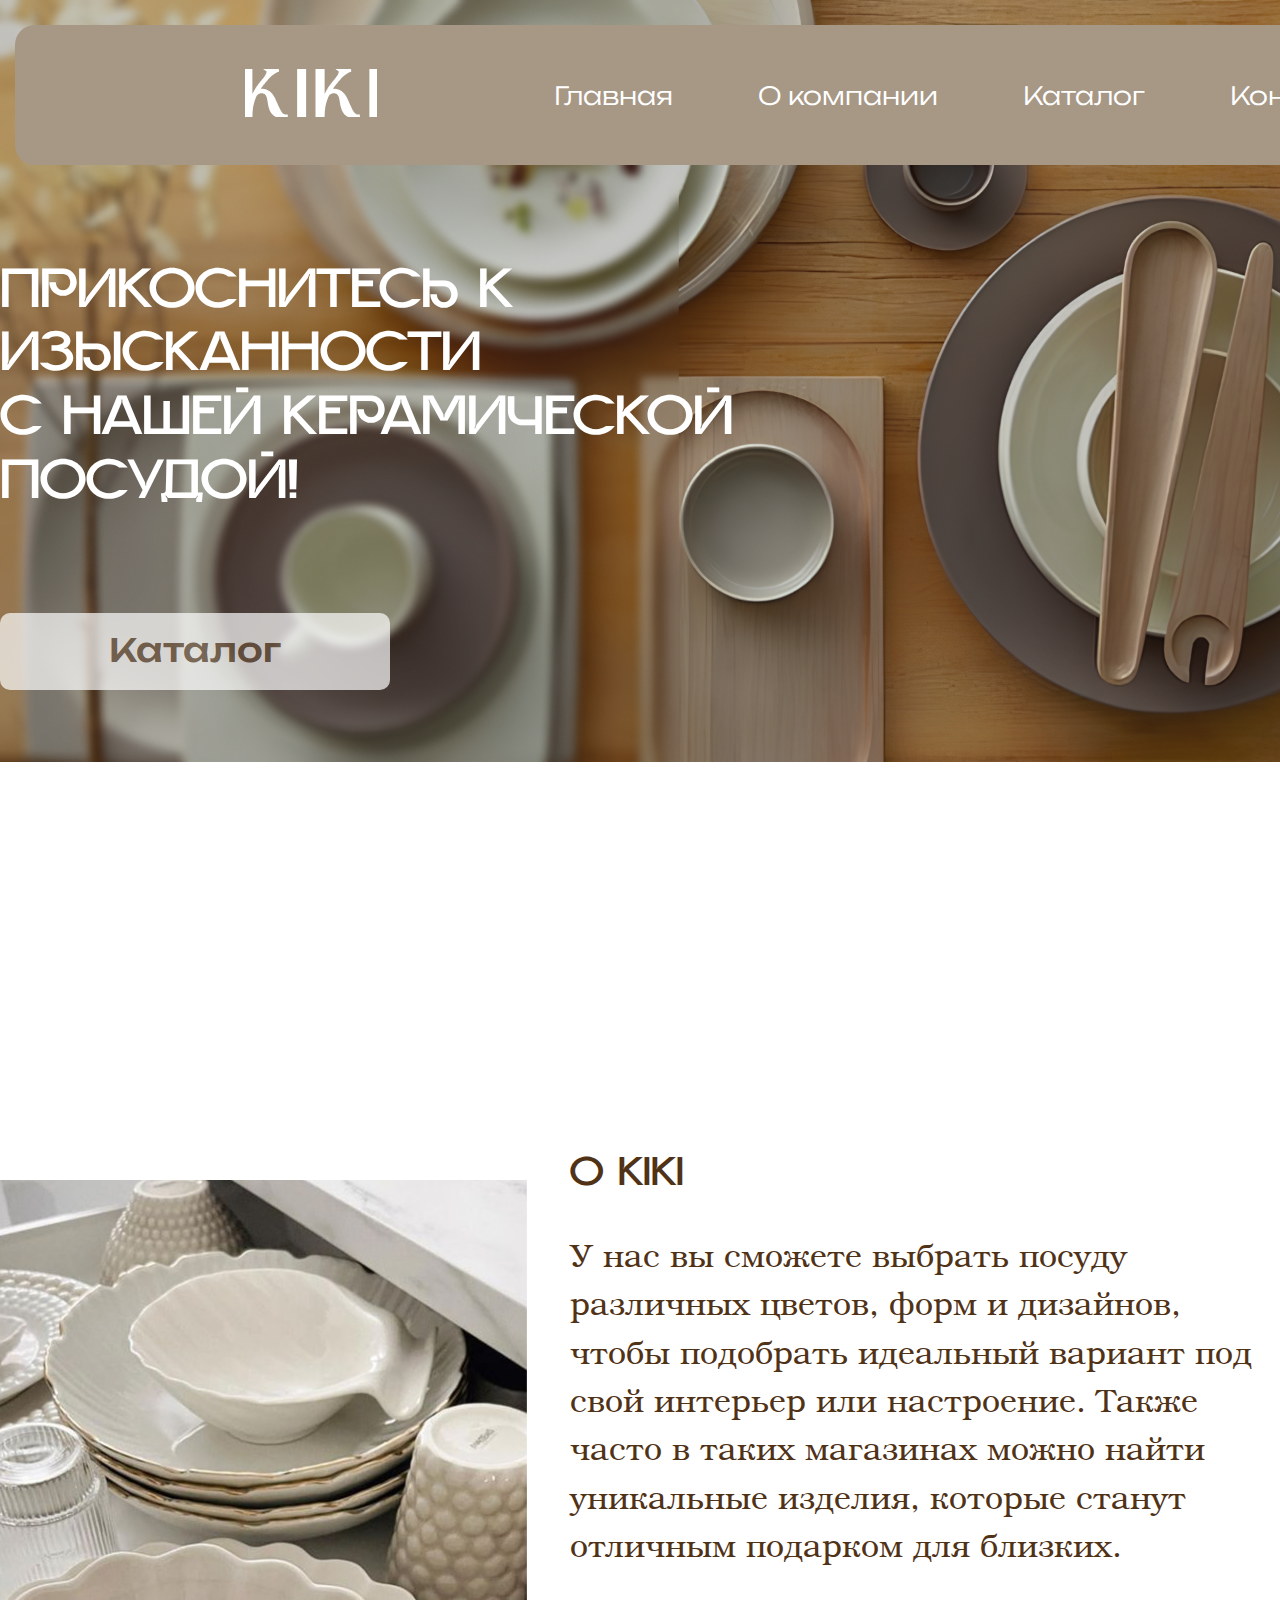
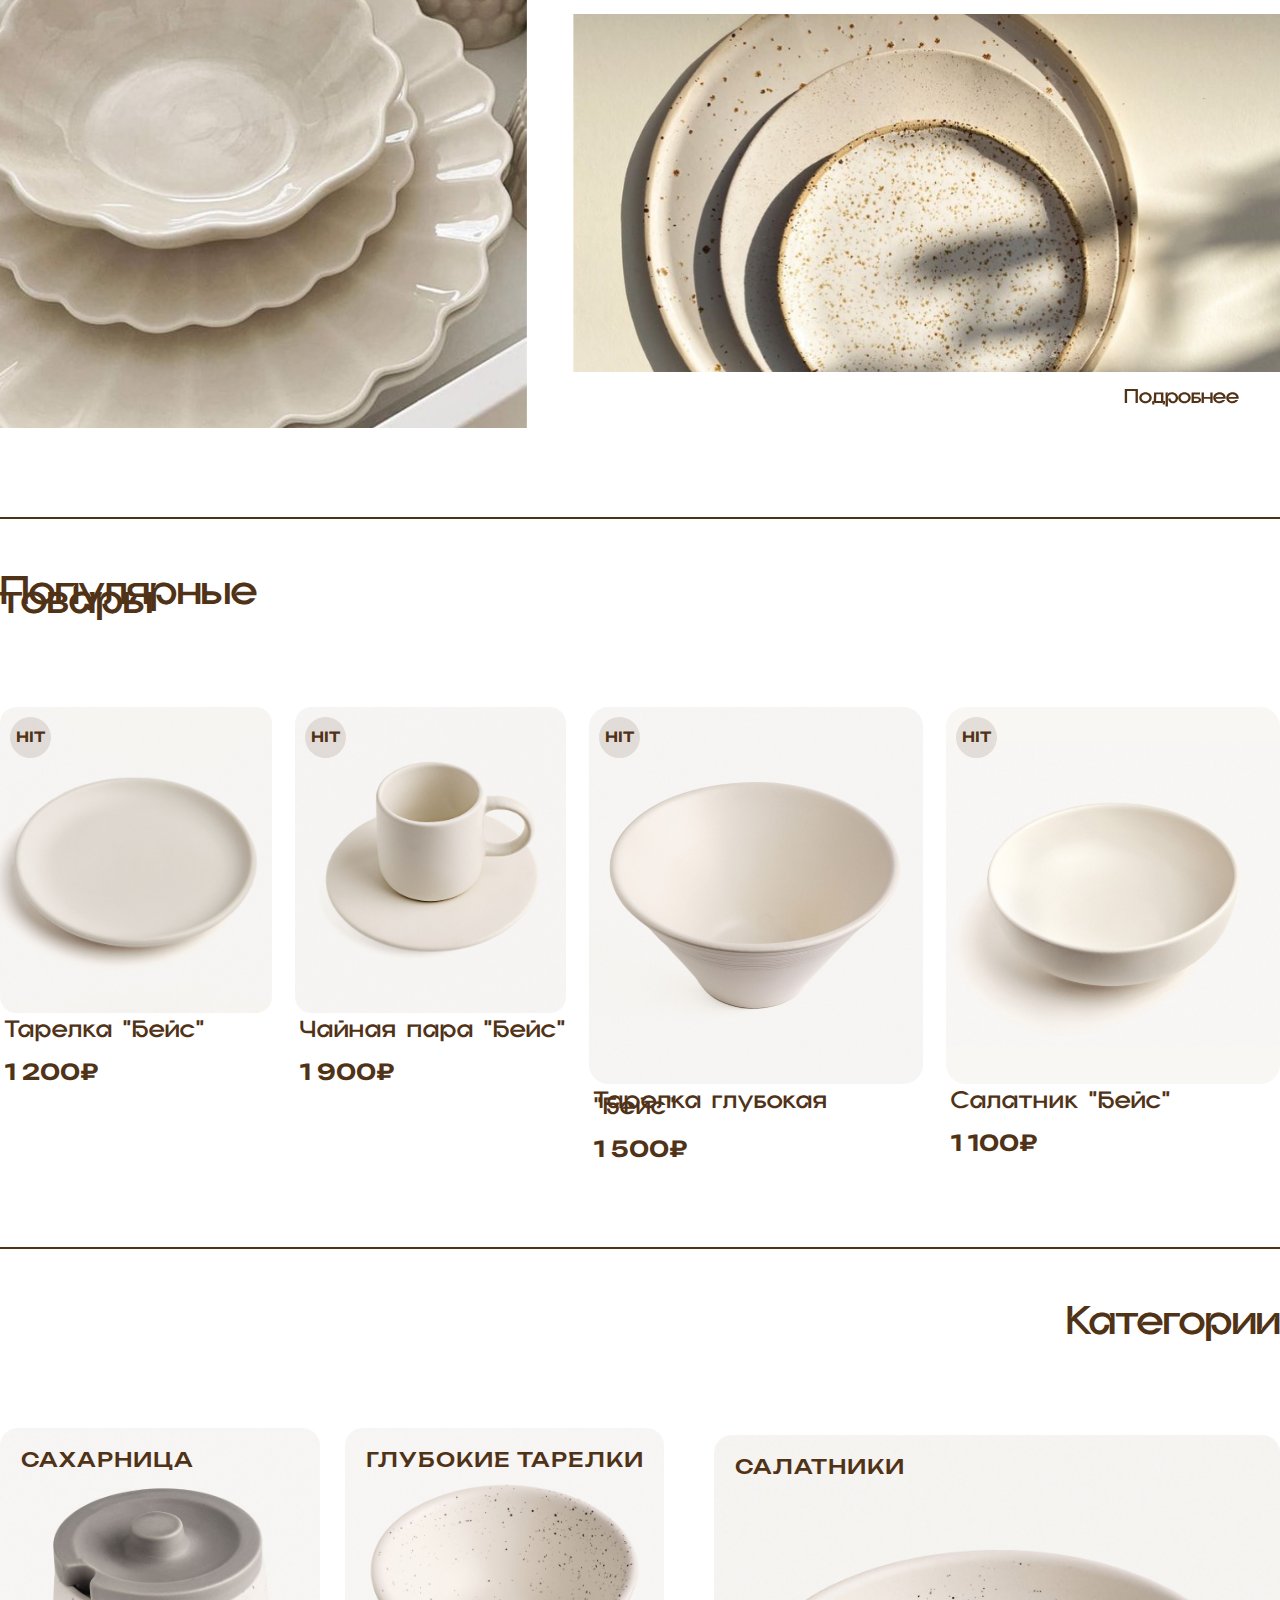
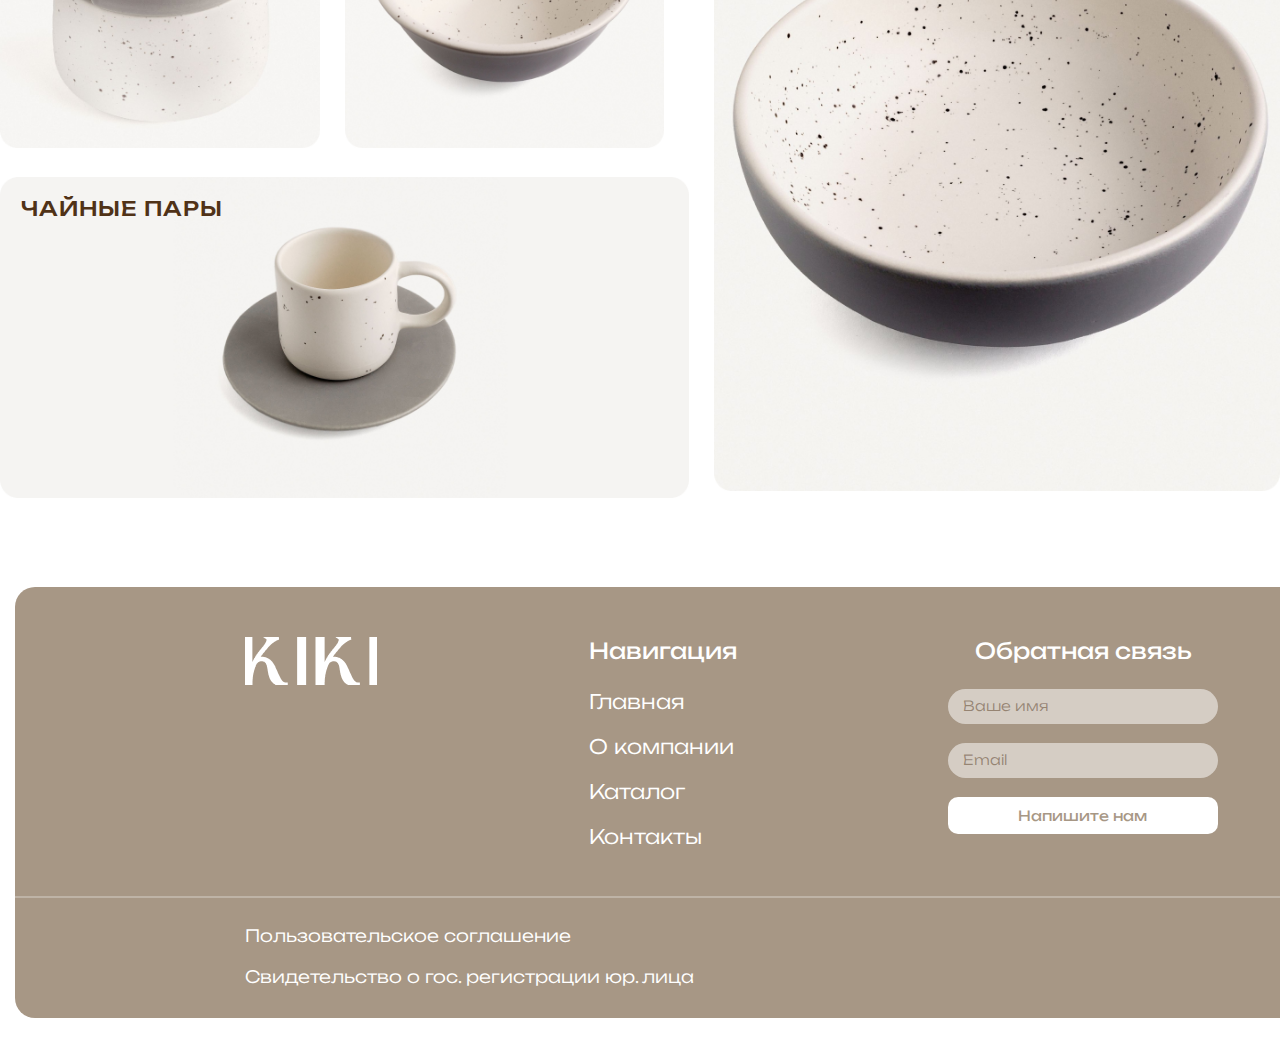
<file: index.html>
<!DOCTYPE html>
<html lang="ru">

<head>
    <meta charset="UTF-8">
    <meta name="viewport" content="width=device-width, initial-scale=1.0">
    <title>KIKI</title>
    <link rel="stylesheet" href="assets/css/style.css">
</head>

<body>
    <!-- header start -->
    <header>
        <div class="header-block container">
            <div class="header-logo">
                <a href="index.html"> <img src="assets/img/header/logo/KIKI.png" alt=""></a>
            </div>
            <div class="header-nav">
                <nav class="nav_header">
                    <a href="index.html">Главная</a>
                    <a href="aboutus.html">О компании</a>
                    <a href="catalog.html">Каталог</a>
                    <a href="#footer">Контакты</a>
                </nav>
            </div>
            <div class="header-icons">
                <a href="login.html"><img src="assets/img/header/icons/person.png" alt=""></a>
                <a href="korzina.html"><img src="assets/img/header/icons/local_mall.png" alt=""></a>
            </div>
            <input type="checkbox" id="burger" class="container">
            <label for="burger"></label>
            <nav class="burg">
                <a href="index.html">Главная</a>
                <a href="aboutus.html">О компании</a>
                <a href="catalog.html">Каталог</a>
                <a href="#footer">Контакты</a>
                <a href="login.html"> <img src="assets/img/header/icons/person.png" alt="" class="none_420">
                    <p class="none_768"> Регистрации</p>
                </a>
                <a href="korzina.html"> <img src="assets/img/header/icons/local_mall.png" alt="" class="none_420">
                    <p class="none_768">Корзина</p>
                </a>
            </nav>
        </div>
    </header>
    <!-- header end -->

    <!-- banner start -->
    <div class="banner">
        <div class="banner-block">
            <div class="banner-info container">
                <h1>прикоснитесь к <br> изысканности <br> с нашей керамической <br> посудой!</h1>
                <a href="catalog.html" class="btn_banner">Каталог</a>
            </div>
        </div>
    </div>
    <!-- banner end -->

    <!-- company start -->
    <div class="company">
        <div class="company-block container">
            <div class="company-foto">
                <img src="assets/img/company/img.png" alt="" class="none">
            </div>
            <div class="company-info">
                <h3>О KIKI</h3>
                <p>У нас вы сможете выбрать посуду различных цветов, форм и дизайнов, чтобы подобрать идеальный вариант
                    под свой интерьер или настроение. Также часто в таких магазинах можно найти уникальные изделия,
                    которые станут отличным подарком для близких.</p>
                <img src="assets/img/company/image.png" alt="">
                <a href="aboutus.html" class="btn_company">Подробнее</a>
            </div>
        </div>
    </div>
    <!-- company end -->

    <hr class="str">

    <!-- populars start -->
    <div class="populars">
        <div class="populars-block container">
            <h2>Популярные <br class="none"> товары</h2>
            <div class="pc-cards">
                <div class="populars-cards">
                    <div class="populars-card">
                        <div class="label-populars">
                            <h5>HIT</h5>
                        </div>
                        <img src="assets/img/populars/img1.png" alt="">
                        <h4>Тарелка "Бейс"</h4>
                        <h5>1 200₽</h5>
                    </div>
                    <div class="populars-card">
                        <div class="label-populars">
                            <h5>HIT</h5>
                        </div>
                        <img src="assets/img/populars/img2.png" alt="">
                        <h4>Чайная пара “Бейс”</h4>
                        <h5>1 900₽</h5>
                    </div>
                </div>
                <div class="populars-cards_1">
                    <div class="populars-card">
                        <div class="label-populars">
                            <h5>HIT</h5>
                        </div>
                        <img src="assets/img/populars/img3.png" alt="">
                        <h4>Тарелка глубокая <br> "Бейс"</h4>
                        <h5>1 500₽</h5>
                    </div>
                    <div class="populars-card ">
                        <div class="label-populars">
                            <h5>HIT</h5>
                        </div>
                        <img src="assets/img/populars/img4.png" alt="">
                        <h4>Салатник “Бейс”</h4>
                        <h5>1 100₽</h5>

                    </div>
                </div>
            </div>
        </div>
    </div>
    <!-- populars end -->

    <hr class="str">

    <!-- categoria start -->
    <div class="categoria">
        <div class="categoria-block container">
            <h2>Категории</h2>
            <div class="categoria-cards">
                <div class="cat-cards-1">
                    <div class="categoria-card-1">
                        <div class="cat-card">
                            <div class="label-cat">
                                <a href="catalog.html">Сахарница</a>
                            </div>
                            <img src="assets/img/categoria/img1.png" alt="">
                        </div>
                        <div class="cat-card">
                            <div class="label-cat">
                                <a href="catalog.html">Глубокие тарелки</a>
                            </div>
                            <img src="assets/img/categoria/img2.png" alt="">
                        </div>
                    </div>
                    <div class="categoria-card-2">
                        <div class="cat-card">
                            <div class="label-cat">
                                <a href="catalog.html">Чайные пары</a>
                            </div>
                            <img src="assets/img/categoria/img3.png" alt="">
                        </div>
                    </div>
                </div>
                <div class="categoria-card-3">
                    <div class="cat-card">
                        <div class="label-cat">
                            <a href="catalog.html">Салатники</a>
                        </div>
                        <img src="assets/img/categoria/img4.png" alt="">
                    </div>
                    <div class="cat-card med768">
                        <a href="catalog.html"><img src="assets/img/categoria/Group1079.png" alt=""></a>
                    </div>
                </div>
            </div>
        </div>
    </div>
    <!-- categoria end -->
    <!-- footer start -->
    <footer id="footer">
        <div class="footer-block container">
            <div class="footer-logo">
                <img src="assets/img/footer/logo/KIKI.png" alt="">
            </div>
            <div class="footer-nav">
                <h5>Навигация</h5>
                <nav class="nav-footer">
                    <a href="index.html">Главная</a>
                    <a href="aboutus.html">О компании</a>
                    <a href="catalog.html">Каталог</a>
                    <a href="footer">Контакты</a>
                </nav>
            </div>
            <div class="footer-form">
                <h5 class="none">Обратная связь</h5>
                <form class="footer-forma">
                    <input type="text" placeholder="Ваше имя" required>
                    <input type="text" placeholder="Email" required>
                    <a href="">Напишите нам</a>
                </form>
            </div>
            <div class="footer-contact">
                <h5>Контакты</h5>
                <div class="contact">
                    <a href="tel:+78005353535">8 (800) 535-35-35</a>
                    <a
                        href="https://yandex.ru/maps/43/kazan/house/ulitsa_gogolya_3/YEAYdwRhQUADQFtvfXt4c3RjZg==/?ll=49.131855%2C55.792802&z=16.67">Казань,
                        ул.Гоголя,3</a>
                    <h6>kiki@mail.ru</h6>
                </div>
                <div class="footer-icons">
                    <a href=""> <img src="assets/img/footer/icons/whatsapp.png" alt=""> </a>
                    <a href=""> <img src="assets/img/footer/icons/vk.png" alt=""> </a>
                    <a href=""><img src="assets/img/footer/icons/telegram.png" alt=""> </a>
                </div>

            </div>
        </div>
        <div class="str-footer none"></div>
        <div class="footer-info container">
            <p>Пользовательское соглашение</p>
            <p>Политика конфиденциальности</p>
        </div>
        <div class="footer-info_1 container">
            <a href="assets/document.docx">Свидетельство о гос. регистрации юр. лица</a>
            <p>©2024.Александрова Карина</p>
        </div>
    </footer>
    <!-- footer end -->
</body>

</html>
</file>
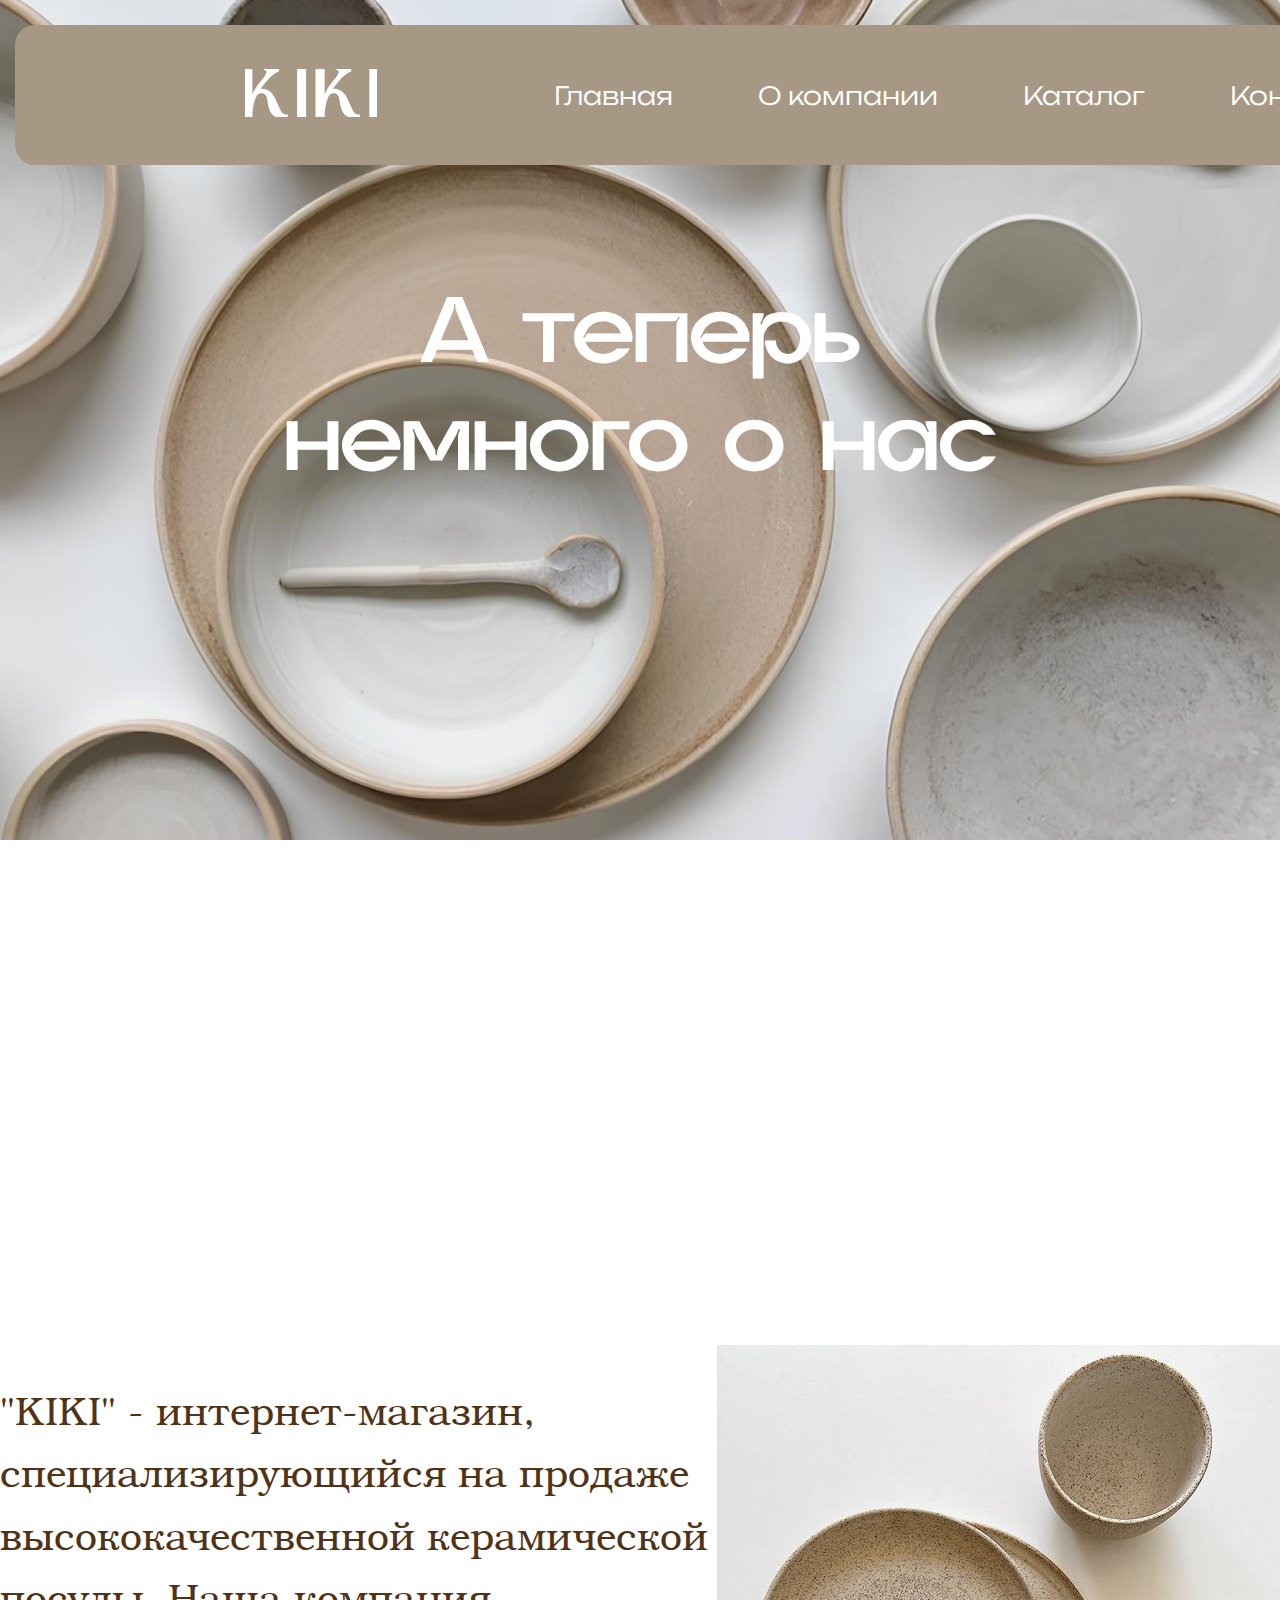
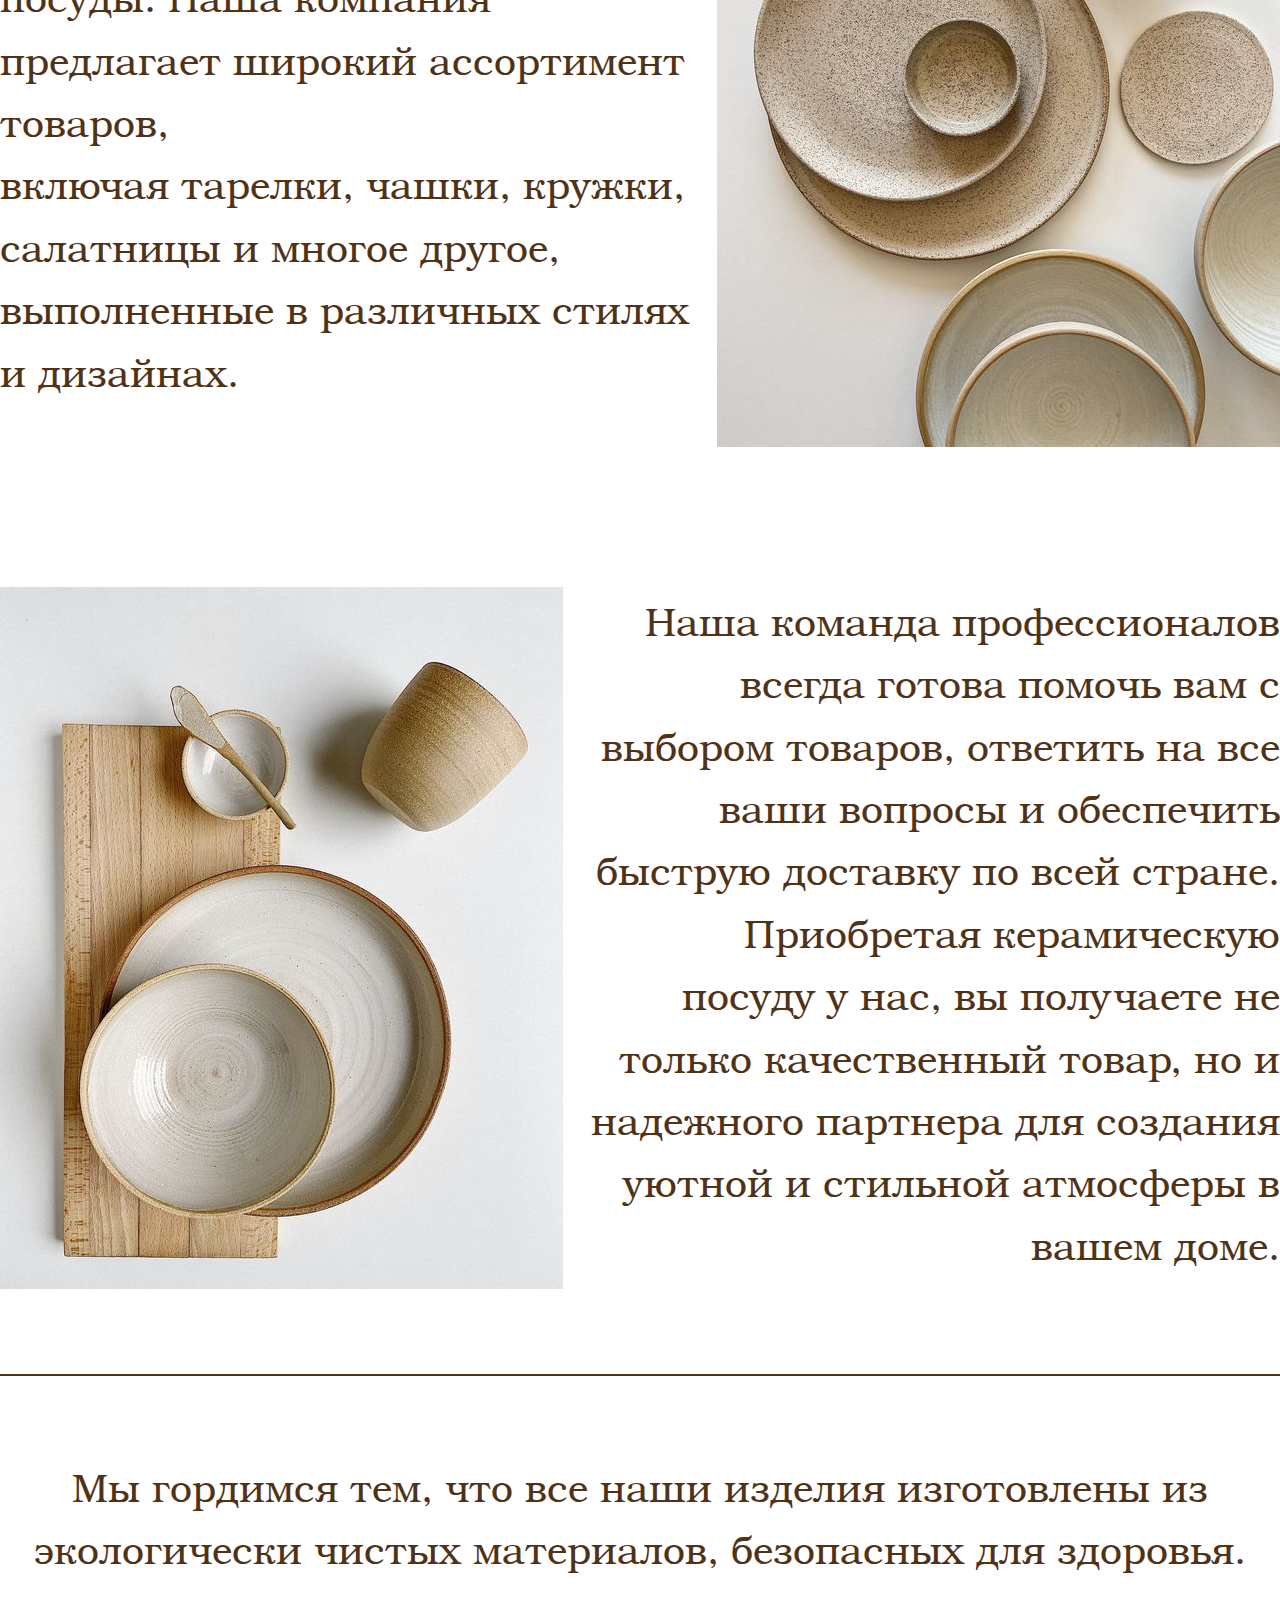
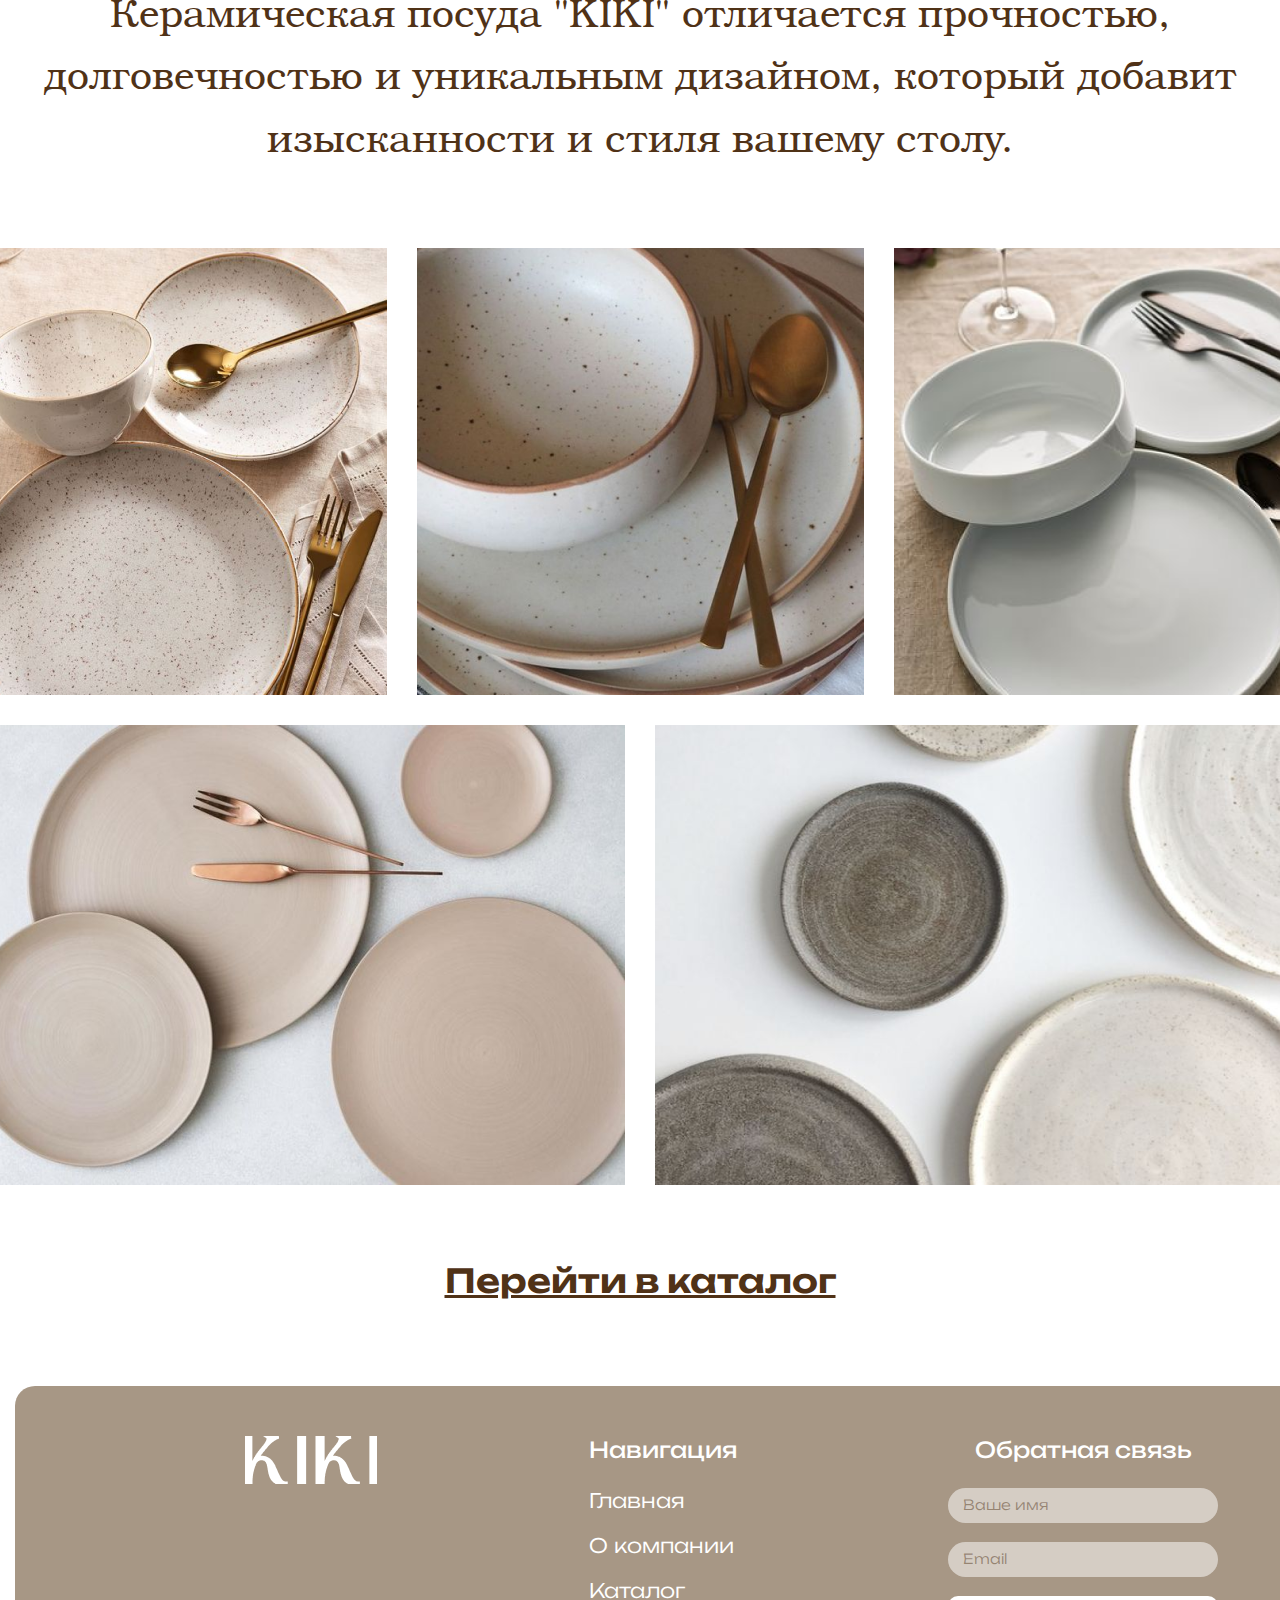
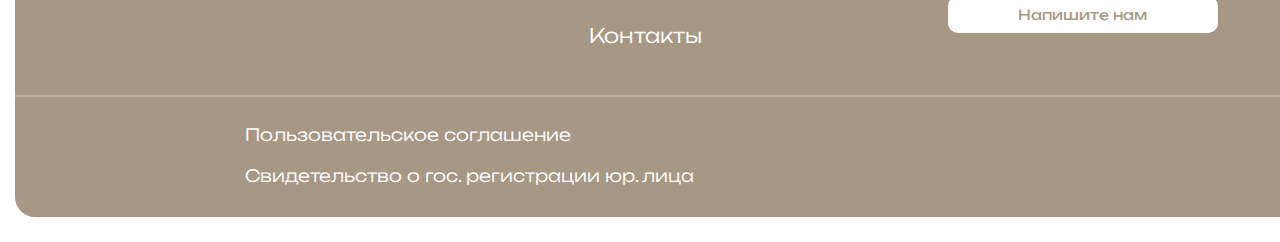
<file: aboutus.html>
<!DOCTYPE html>
<html lang="ru">

<head>
    <meta charset="UTF-8">
    <meta name="viewport" content="width=device-width, initial-scale=1.0">
    <title>О нас</title>
    <link rel="stylesheet" href="assets/css/style.css">
</head>

<body>
    <!-- header start -->
    <header>
        <div class="header-block container">
            <div class="header-logo">
                <a href="index.html"> <img src="assets/img/header/logo/KIKI.png" alt=""></a>
            </div>
            <div class="header-nav">
                <nav class="nav_header">
                    <a href="index.html">Главная</a>
                    <a href="aboutus.html">О компании</a>
                    <a href="catalog.html">Каталог</a>
                    <a href="#footer">Контакты</a>
                </nav>
            </div>
            <div class="header-icons">
                <a href="login.html"><img src="assets/img/header/icons/person.png" alt=""></a>
                <a href="korzina.html"><img src="assets/img/header/icons/local_mall.png" alt=""></a>
            </div>
            <input type="checkbox" id="burger" class="container">
            <label for="burger"></label>
            <nav class="burg">
                <a href="index.html">Главная</a>
                <a href="aboutus.html">О компании</a>
                <a href="catalog.html">Каталог</a>
                <a href="#footer">Контакты</a>
                <a href="login.html"> <img src="assets/img/header/icons/person.png" alt="" class="none_420">
                    <p class="none_768"> Регистрации</p>
                </a>
                <a href="korzina.html"> <img src="assets/img/header/icons/local_mall.png" alt="" class="none_420">
                    <p class="none_768">Корзина</p>
                </a>
            </nav>
        </div>
    </header>
    <!-- header end -->

    <!-- banner start -->
    <div class="banner-about_us">
        <div class="banner-about_us-block">
            <div class="banner-about_us-info container">
                <h1>А теперь <br> немного о нас</h1>
            </div>
        </div>
    </div>
    <!-- banner end -->

    <!-- about_us-info start -->
    <div class="about_us-info">
        <div class="about_us-info container">
            <div class="about_us-card-1">
                <p>"KIKI" - интернет-магазин, специализирующийся на продаже высококачественной керамической посуды. Наша
                    компания предлагает широкий ассортимент товаров, <br class="none"> включая тарелки, чашки, кружки,
                    салатницы и
                    многое
                    другое,<br class="none"> выполненные в различных стилях и дизайнах.</p>
                <img src="assets/img/about_us-info/image11.png" alt="">
            </div>
            <div class="about_us-card-2">
                <img src="assets/img/about_us-info/image12.png" alt="">
                <p>Наша команда профессионалов всегда готова помочь вам с выбором товаров, ответить на все ваши вопросы
                    и обеспечить быструю доставку по всей стране. Приобретая керамическую <br class="none"> посуду у
                    нас, вы
                    получаете не только качественный товар, но и надежного партнера для создания уютной и стильной
                    атмосферы в вашем
                    доме.
                </p>
            </div>
        </div>
    </div>
    <!-- about_us-info end -->

    <div class="str"></div>

    <!-- about_us-text start -->
    <div class="about_us-text container">
        <p>Мы гордимся тем, что все наши изделия изготовлены из экологически чистых материалов, безопасных для здоровья.
            Керамическая посуда "KIKI" отличается прочностью,<br class="none"> долговечностью и уникальным дизайном,
            который добавит
            изысканности и стиля вашему столу.</p>
    </div>
    <!-- about_us-text end -->

    <!-- about_us-foto start -->
    <div class="about_us-foto container">
        <div class="about_us-foto-1">
            <img src="assets/img/about_us-foto/image12.png" alt="">
            <img src="assets/img/about_us-foto/image15.png" alt="">
            <img src="assets/img/about_us-foto/image16.png" alt="">
        </div>
        <div class="about_us-foto-2">
            <img src="assets/img/about_us-foto/image8.png" alt="">
            <img src="assets/img/about_us-foto/image45.png" alt="">
        </div>
        <div class="btn-about_us">
            <a href="catalog.html">Перейти в каталог</a>
        </div>
    </div>
    <!-- about_us-foto end -->


    <!-- footer start -->
    <footer id="footer">
        <div class="footer-block container">
            <div class="footer-logo">
                <img src="assets/img/footer/logo/KIKI.png" alt="">
            </div>
            <div class="footer-nav">
                <h5>Навигация</h5>
                <nav class="nav-footer">
                    <a href="index.html">Главная</a>
                    <a href="aboutus.html">О компании</a>
                    <a href="catalog.html">Каталог</a>
                    <a href="footer">Контакты</a>
                </nav>
            </div>
            <div class="footer-form">
                <h5 class="none">Обратная связь</h5>
                <form class="footer-forma">
                    <input type="text" placeholder="Ваше имя" required>
                    <input type="text" placeholder="Email" required>
                    <a href="">Напишите нам</a>
                </form>
            </div>
            <div class="footer-contact">
                <h5>Контакты</h5>
                <div class="contact">
                    <a href="tel:+78005353535">8 (800) 535-35-35</a>
                    <a
                        href="https://yandex.ru/maps/43/kazan/house/ulitsa_gogolya_3/YEAYdwRhQUADQFtvfXt4c3RjZg==/?ll=49.131855%2C55.792802&z=16.67">Казань,
                        ул.Гоголя,3</a>
                    <h6>kiki@mail.ru</h6>
                </div>
                <div class="footer-icons">
                    <a href=""> <img src="assets/img/footer/icons/whatsapp.png" alt=""> </a>
                    <a href=""> <img src="assets/img/footer/icons/vk.png" alt=""> </a>
                    <a href=""><img src="assets/img/footer/icons/telegram.png" alt=""> </a>
                </div>

            </div>
        </div>
        <div class="str-footer none"></div>
        <div class="footer-info container">
            <p>Пользовательское соглашение</p>
            <p>Политика конфиденциальности</p>
        </div>
        <div class="footer-info_1 container">
            <a href="assets/document.docx">Свидетельство о гос. регистрации юр. лица</a>
            <p>©2024.Александрова Карина</p>
        </div>
    </footer>
    <!-- footer end -->
</body>

</html>
</file>
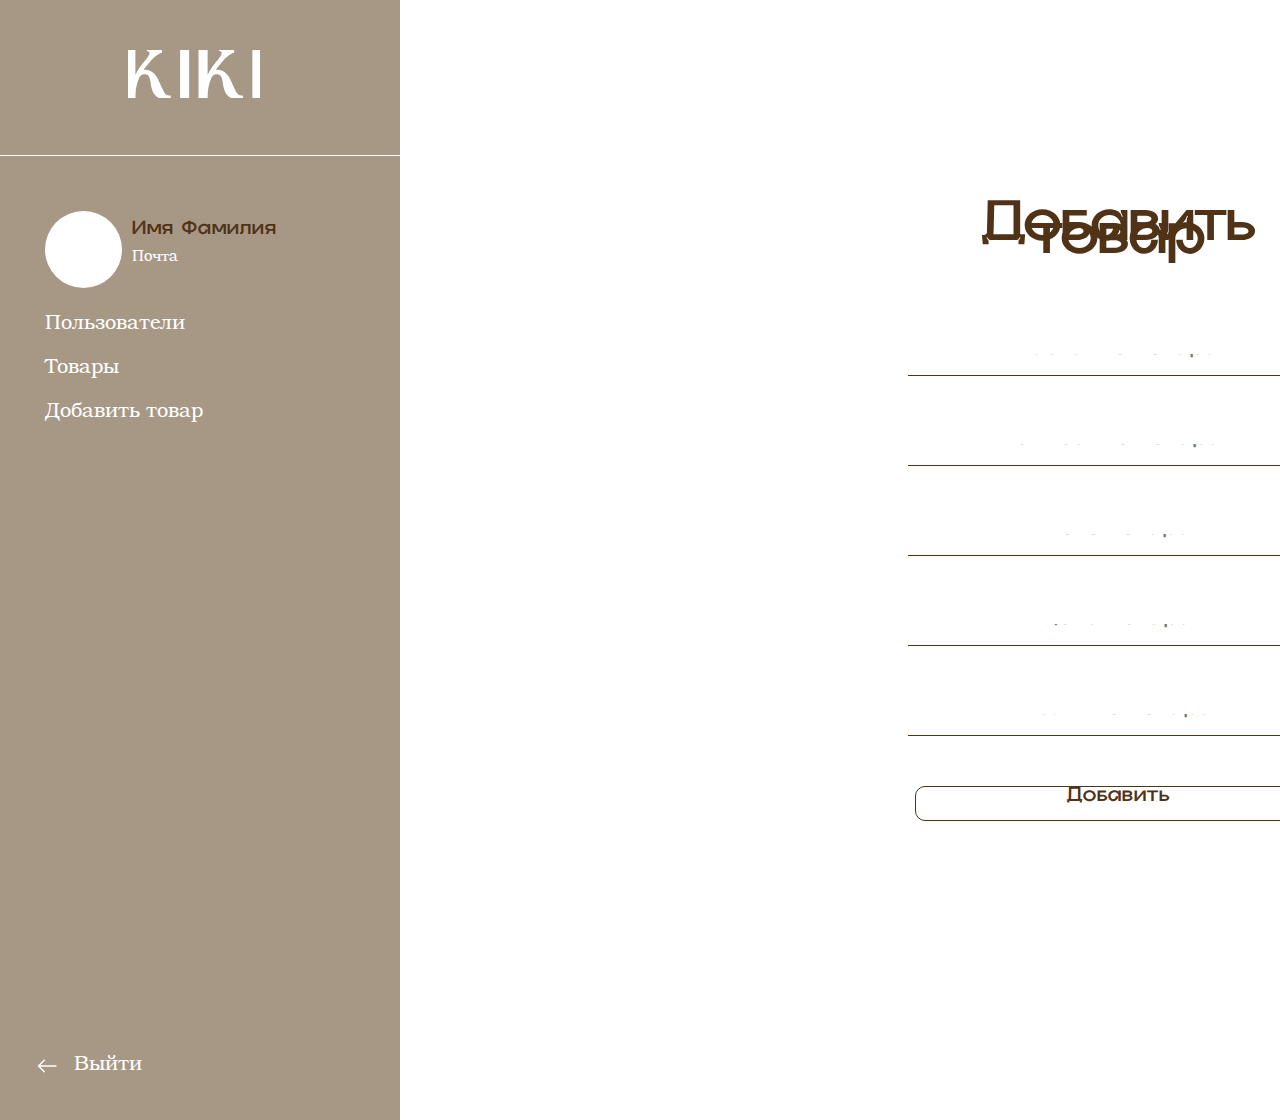
<file: addition.html>
<!DOCTYPE html>
<html lang="ru">

<head>
    <meta charset="UTF-8">
    <meta name="viewport" content="width=device-width, initial-scale=1.0">
    <title>Панель администратора</title>
    <link rel="stylesheet" href="assets/css/style.css">
</head>

<body>
    <div class="block-admina">
        <div class="admin">
            <div class="panel">
                <div class="panel-block">
                    <div class="panel-logo">
                        <a href="?page=main"> <img src="assets/img/footer/logo/KIKI.png" alt=""></a>
                    </div>
                    <div class="line-panel"></div>
                    <div class="profile">
                        <div class="foto-admin"></div>
                        <div class="profile-info">
                            <h5>Имя Фамилия</h5>
                            <h6>Почта</h6>
                        </div>
                    </div>
                    <div class="list">
                        <a href="?page=admin_user">Пользователи</a>
                        <a href="?page=admin_tovar">Товары</a>
                        <a href="?page=addition">Добавить товар</a>
                    </div>
                </div>
                <div class="admin_exit">
                    <a href="?page=main"><img src="assets/img/admin/exit.png" alt=""> </a>
                    <a href="?page=main">Выйти</a>
                </div>
            </div>

            <header class="header_420">
                <div class="header-block container">
                    <div class="header-logo">
                        <a href="?page=main"> <img src="assets/img/header/logo/KIKI.png" alt=""></a>
                    </div>
                    <input type="checkbox" id="burger" class="container">
                    <label for="burger"></label>
                    <nav class="burg-admin">
                        <div class="profile">
                            <div class="foto-admin"></div>
                            <div class="profile-info">
                                <h5>Имя Фамилия</h5>
                                <h6>Почта</h6>
                            </div>
                        </div>
                        <div class="list">
                            <a href="?page=admin_user">Пользователи</a>
                            <a href="?page=admin_tovar">Товары</a>
                            <a href="?page=addition">Добавить товар</a>
                        </div>
                        <div class="admin_exit">
                            <a href="?page=main"><img src="assets/img/admin/exit.png" alt=""> </a>
                            <a href="?page=main">Выйти</a>
                        </div>
                    </nav>
                </div>
            </header>
        </div>
        <!-- addition start -->
        <div class="admin-user-block">
            <div class="addition">
                <div class="addition-block container">
                    <h2>Добавить товар</h2>
                    <div class="addition-form">
                        <form class="form_addition">
                            <input class="form" type="text" placeholder="Название товара" required>
                            <input class="form" type="text" placeholder="Описание товара" required>
                            <input class="form" type="text" placeholder="Фото товара" required>
                            <input class="form" type="text" placeholder="Цена товара" required>
                            <input class="form" type="text" placeholder="Наличие товара" required>
                            <input class="btn_add" type="submit" value="Добавить">
                        </form>
                    </div>

                </div>
            </div>
        </div>
        <!-- addition start -->
    </div>
</body>

</html>
</file>
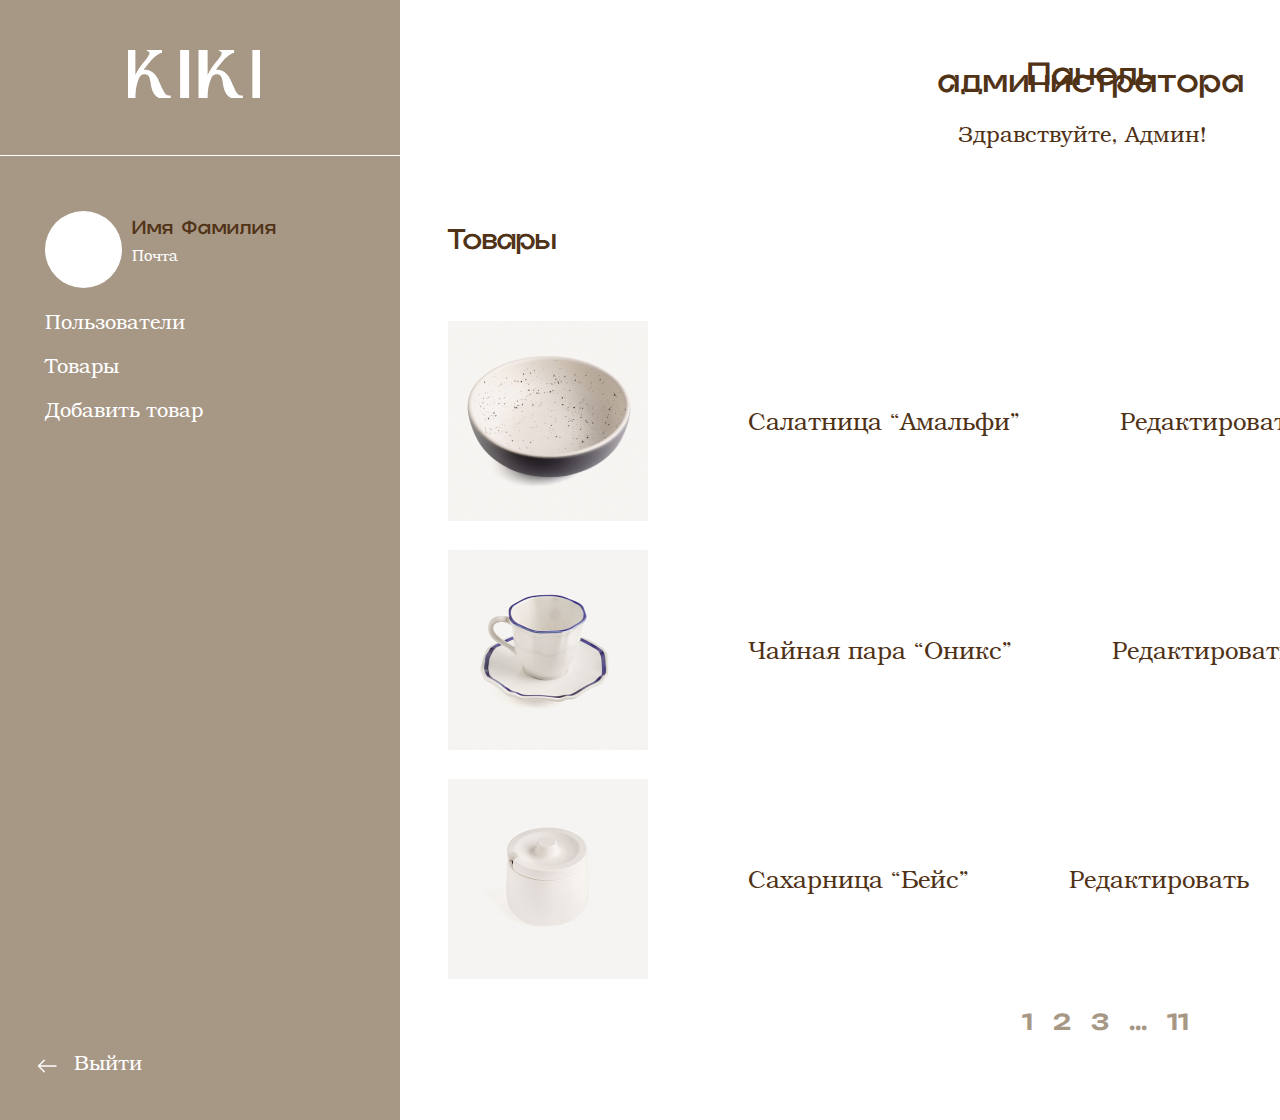
<file: admin_tovar.html>
<!DOCTYPE html>
<html lang="ru">

<head>
    <meta charset="UTF-8">
    <meta name="viewport" content="width=device-width, initial-scale=1.0">
    <title>Панель администратора</title>
    <link rel="stylesheet" href="assets/css/style.css">
</head>

<body>
    <div class="block-admina">
        <div class="admin">
            <div class="panel">
                <div class="panel-block">
                    <div class="panel-logo">
                        <a href="index.html"> <img src="assets/img/footer/logo/KIKI.png" alt=""></a>
                    </div>
                    <div class="line-panel"></div>
                    <div class="profile">
                        <div class="foto-admin"></div>
                        <div class="profile-info">
                            <h5>Имя Фамилия</h5>
                            <h6>Почта</h6>
                        </div>
                    </div>
                    <div class="list">
                        <a href="admin_user.html">Пользователи</a>
                        <a href="admin_tovar.html">Товары</a>
                        <a href="addition.html">Добавить товар</a>
                    </div>
                </div>
                <div class="admin_exit">
                    <a href="index.html"><img src="assets/img/admin/exit.png" alt=""> </a>
                    <a href="index.html">Выйти</a>
                </div>
            </div>

            <header class="header_420">
                <div class="header-block container">
                    <div class="header-logo">
                        <a href="index.html"> <img src="assets/img/header/logo/KIKI.png" alt=""></a>
                    </div>
                    <input type="checkbox" id="burger" class="container">
                    <label for="burger"></label>
                    <nav class="burg-admin">
                        <div class="profile">
                            <div class="foto-admin"></div>
                            <div class="profile-info">
                                <h5>Имя Фамилия</h5>
                                <h6>Почта</h6>
                            </div>
                        </div>
                        <div class="list">
                            <a href="admin_user.html">Пользователи</a>
                            <a href="admin_tovar.html">Товары</a>
                            <a href="addition.html">Добавить товар</a>
                        </div>
                        <div class="admin_exit">
                            <a href="index.html"><img src="assets/img/admin/exit.png" alt=""> </a>
                            <a href="index.html">Выйти</a>
                        </div>
                    </nav>
                </div>
            </header>
        </div>


        <div class="admin-block">
            <h3>Панель администратора</h3>
            <p>Здравствуйте, Админ!</p>
            <div class="cards">
                <h5>Товары</h5>
                <div class="cards-tovar">
                    <div class="card-tovar">
                        <div class="card-tovar-img">
                            <img src="assets/img/admin/image39.png" alt="">
                        </div>
                        <h6>Салатница “Амальфи”</h6>
                        <div class="btn_admin_tovar">
                            <div class="btn_edit">
                                <a href="edit.html" class="none">Редактировать</a>
                                <a href="edit.html">
                                    <img src="assets/img/admin/edit.png" alt="" class="btn_none">
                                </a>
                            </div>
                            <div class="btn_delete">
                                <a href="delete.html" class="none">Удалить</a>
                               <a href="delete.html"> <img src="assets/img/admin/basket.png" alt="" class="btn_none"></a>
                            </div>
                        </div>
                    </div>
                    <div class="card-tovar">
                        <div class="card-tovar-img">
                            <img src="assets/img/admin/image26.png" alt="">
                        </div>
                        <h6>Чайная пара “Оникс”</h6>
                        <div class="btn_admin_tovar">
                            <div class="btn_edit">
                                <a href="edit.html" class="none">Редактировать</a>
                                <a href="edit.html">
                                    <img src="assets/img/admin/edit.png" alt="" class="btn_none">
                                </a>
                            </div>
                            <div class="btn_delete">
                                <a href="delete.html" class="none">Удалить</a>
                                <a href="delete.html"> <img src="assets/img/admin/basket.png" alt="" class="btn_none"></a>
                            </div>
                        </div>
                    </div>
                    <div class="card-tovar">
                        <div class="card-tovar-img">
                            <img src="assets/img/admin/image22.png" alt="">
                        </div>
                        <h6>Сахарница “Бейс”</h6>
                        <div class="btn_admin_tovar">
                            <div class="btn_edit">
                                <a href="edit.html" class="none">Редактировать</a>
                                <a href="edit.html">
                                    <img src="assets/img/admin/edit.png" alt="" class="btn_none">
                                </a>
                            </div>
                            <div class="btn_delete">
                                <a href="delete.html" class="none">Удалить</a>
                                <a href="delete.html"> <img src="assets/img/admin/basket.png" alt="" class="btn_none"></a>
                            </div>
                        </div>
                    </div>
                </div>
                <div class="pagin">
                    <h2>1</h2>
                    <h2>2</h2>
                    <h2>3</h2>
                    <h2>...</h2>
                    <h2>11</h2>
                </div>
            </div>
        </div>
    </div>
</body>

</html>
</file>
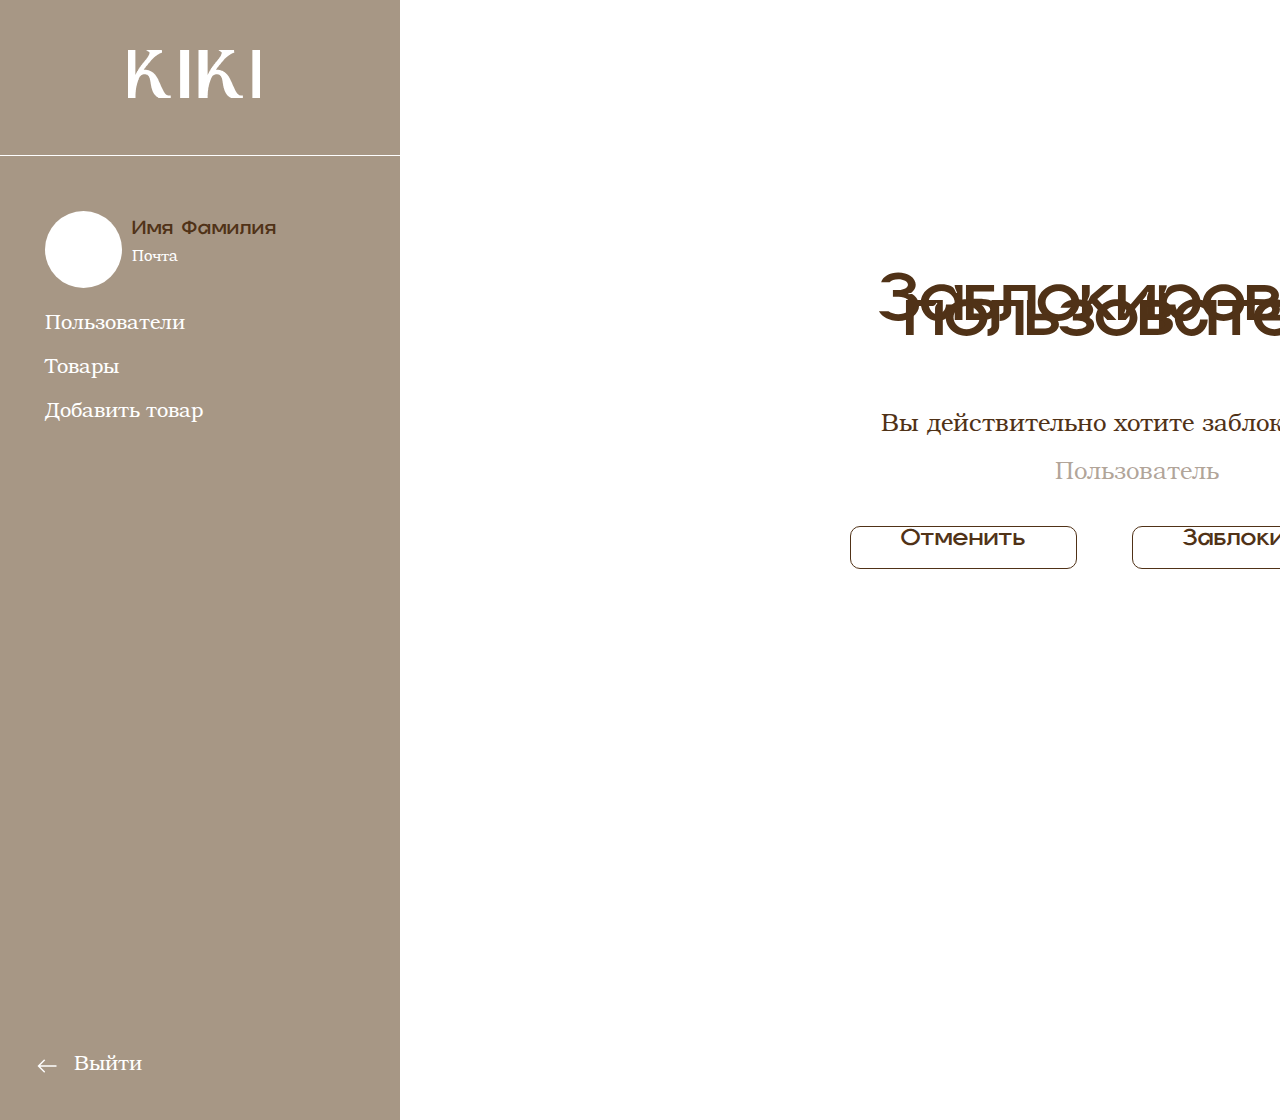
<file: ban.html>
<!DOCTYPE html>
<html lang="ru">

<head>
    <meta charset="UTF-8">
    <meta name="viewport" content="width=device-width, initial-scale=1.0">
    <title>Панель администратора</title>
    <link rel="stylesheet" href="assets/css/style.css">
</head>

<body>
    <div class="block-admina">
        <div class="admin">
            <div class="panel">
                <div class="panel-block">
                    <div class="panel-logo">
                        <a href="index.html"> <img src="assets/img/footer/logo/KIKI.png" alt=""></a>
                    </div>
                    <div class="line-panel"></div>
                    <div class="profile">
                        <div class="foto-admin"></div>
                        <div class="profile-info">
                            <h5>Имя Фамилия</h5>
                            <h6>Почта</h6>
                        </div>
                    </div>
                    <div class="list">
                        <a href="admin_user.html">Пользователи</a>
                        <a href="admin_tovar.html">Товары</a>
                        <a href="addition.html">Добавить товар</a>
                    </div>
                </div>
                <div class="admin_exit">
                    <a href="index.html"><img src="assets/img/admin/exit.png" alt=""> </a>
                    <a href="index.html">Выйти</a>
                </div>
            </div>

            <header class="header_420">
                <div class="header-block container">
                    <div class="header-logo">
                        <a href="index.html"> <img src="assets/img/header/logo/KIKI.png" alt=""></a>
                    </div>
                    <input type="checkbox" id="burger" class="container">
                    <label for="burger"></label>
                    <nav class="burg-admin">
                        <div class="profile">
                            <div class="foto-admin"></div>
                            <div class="profile-info">
                                <h5>Имя Фамилия</h5>
                                <h6>Почта</h6>
                            </div>
                        </div>
                        <div class="list">
                            <a href="admin_user.html">Пользователи</a>
                            <a href="admin_tovar.html">Товары</a>
                            <a href="addition.html">Добавить товар</a>
                        </div>
                        <div class="admin_exit">
                            <a href="index.html"><img src="assets/img/admin/exit.png" alt=""> </a>
                            <a href="index.html">Выйти</a>
                        </div>
                    </nav>
                </div>
            </header>
        </div>

        <div class="admin-delete-block">
            <!-- delete start -->
            <div class="delete">
                <div class="delete-block container">
                    <h2>Заблокировать пользователя</h2>
                    <div class="info-delete">
                        <p>Вы действительно хотите заблокировать?</p>
                        <h5>Пользователь</h5>
                    </div>
                    <div class="delete-btn">
                        <a href="#" class="btn-cancel">Отменить</a>
                        <a href="#" class="btn-delete">Заблокировать</a>
                    </div>
                </div>
            </div>
            <!-- delete end -->
        </div>
    </div>

</body>

</html>
</file>
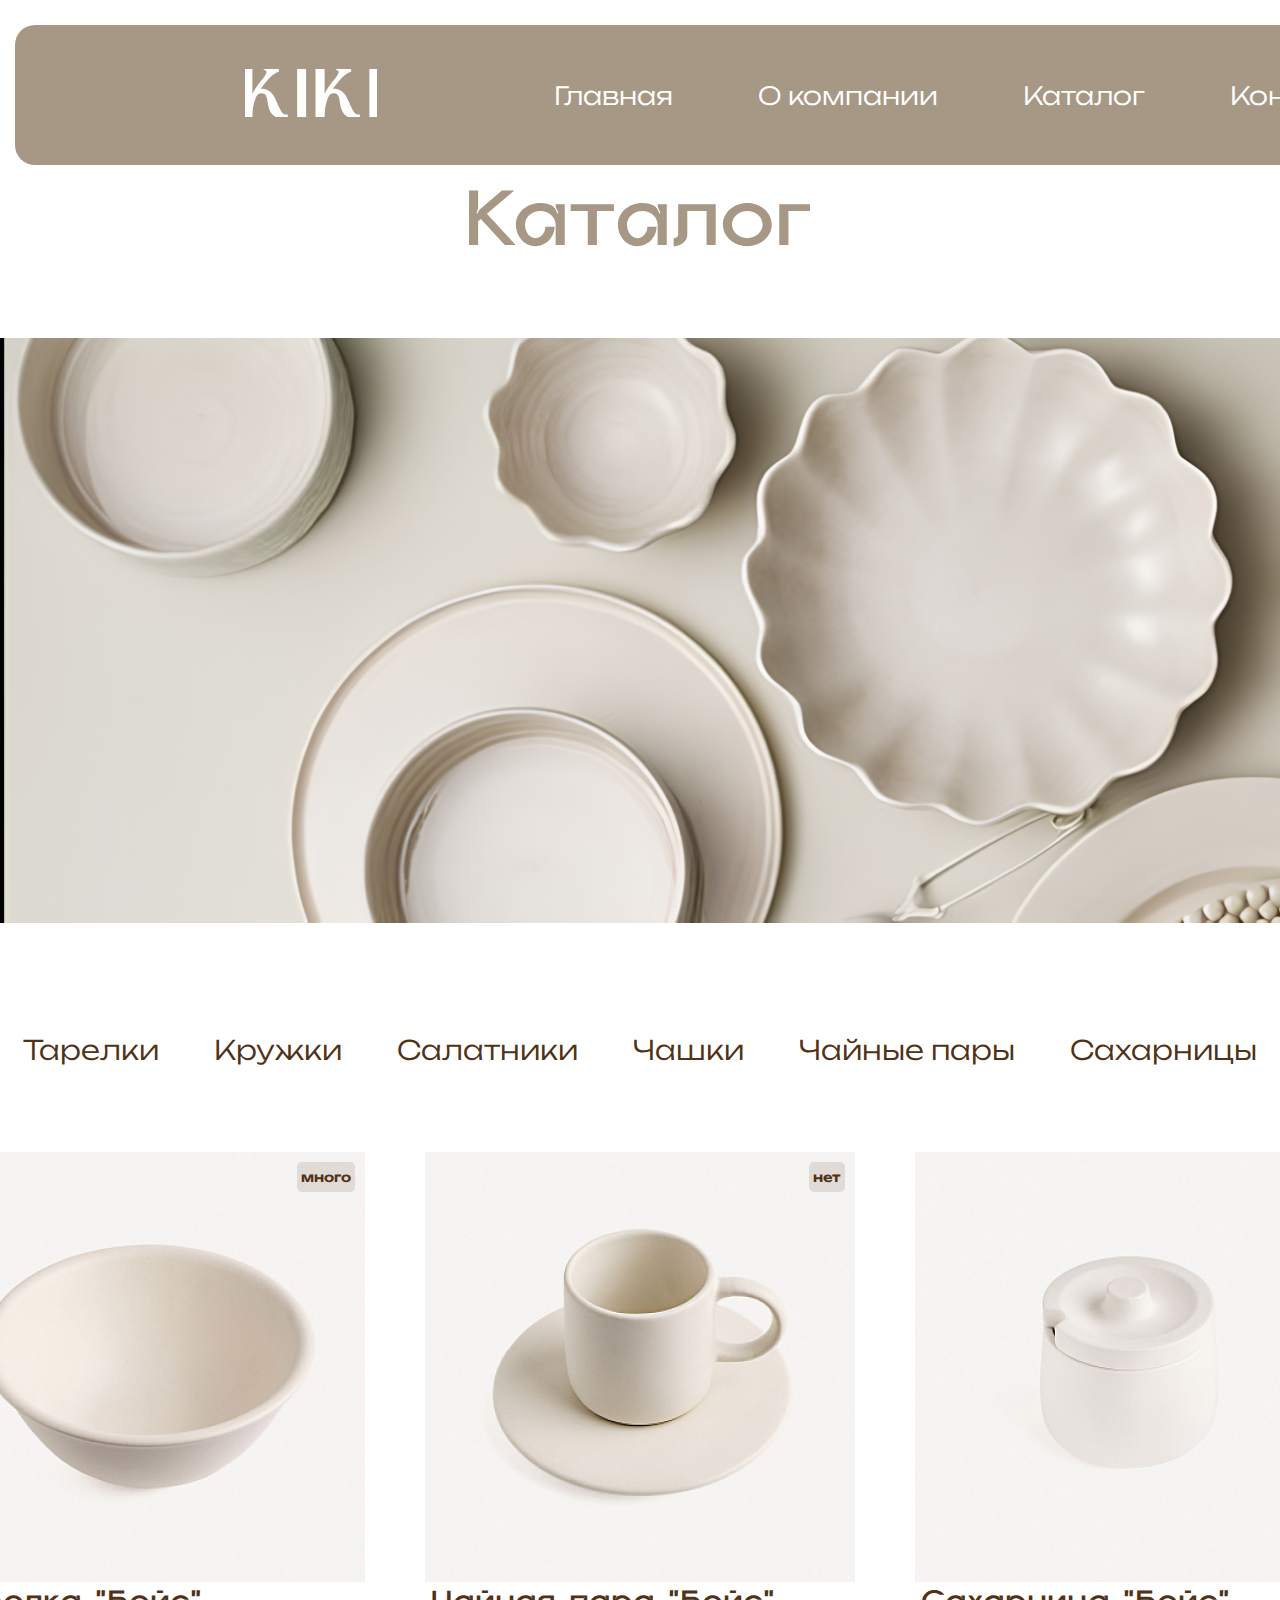
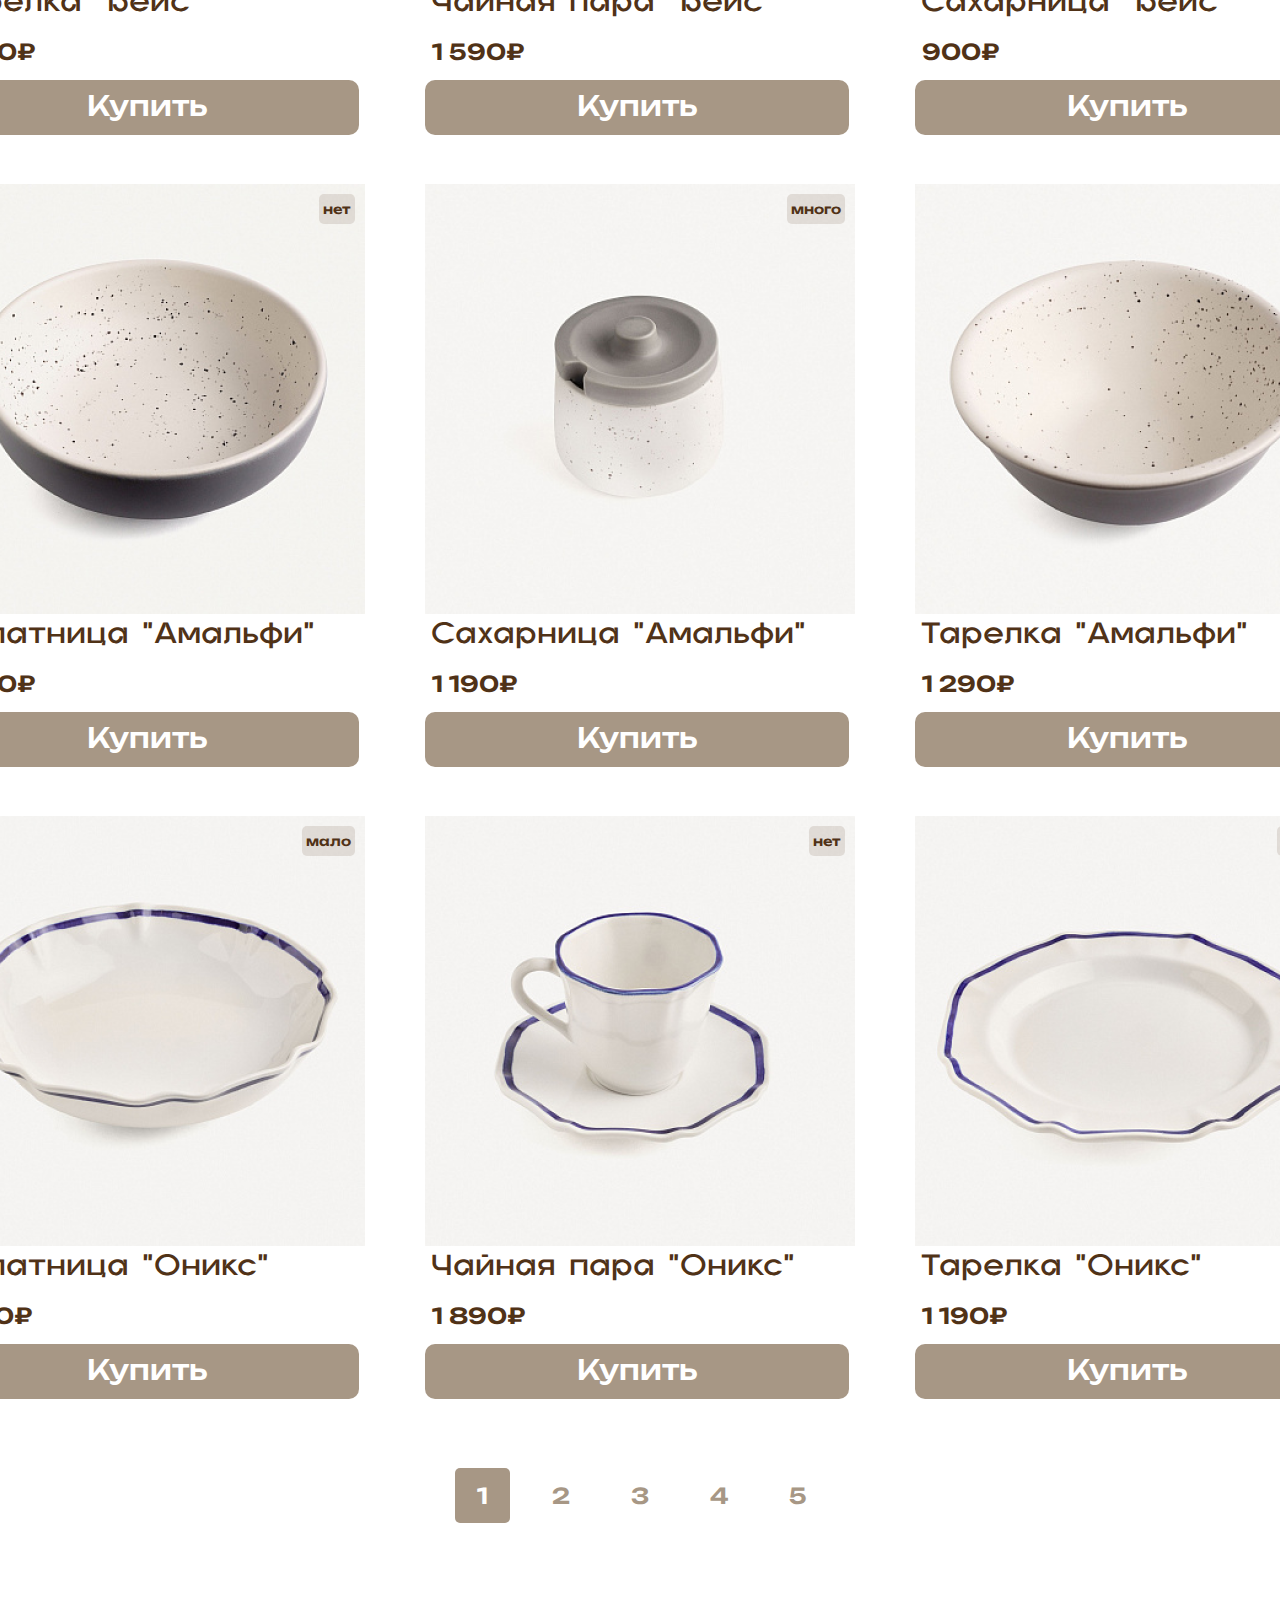
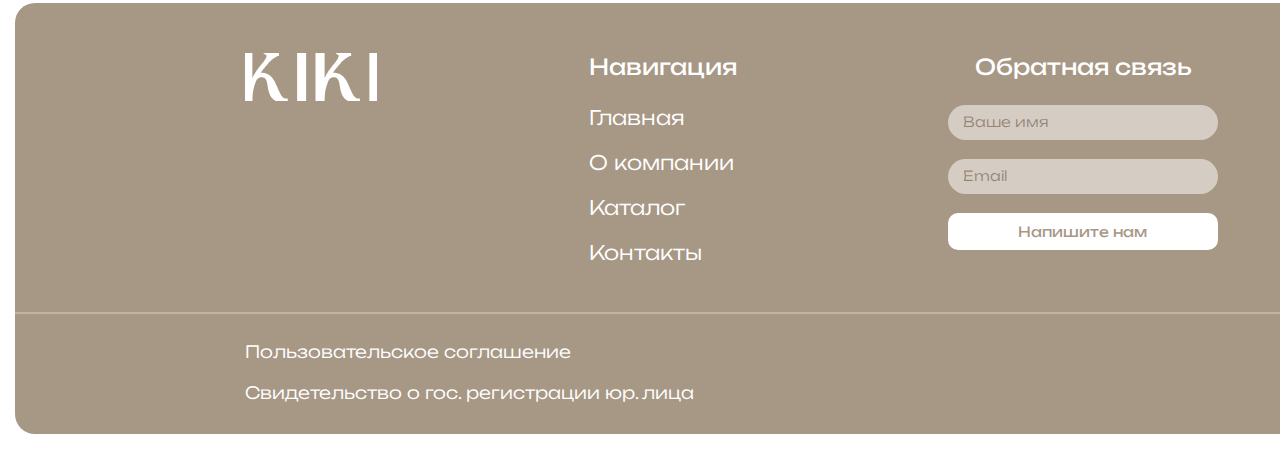
<file: catalog.html>
<!DOCTYPE html>
<html lang="ru">

<head>
    <meta charset="UTF-8">
    <meta name="viewport" content="width=\, initial-scale=1.0">
    <title>Каталог</title>
    <link rel="stylesheet" href="assets/css/style.css">
</head>

<body>
    <!-- header start -->
    <header>
        <div class="header-block container">
            <div class="header-logo">
                <a href="index.html"> <img src="assets/img/header/logo/KIKI.png" alt=""></a>
            </div>
            <div class="header-nav">
                <nav class="nav_header">
                    <a href="index.html">Главная</a>
                    <a href="aboutus.html">О компании</a>
                    <a href="catalog.html">Каталог</a>
                    <a href="#footer">Контакты</a>
                </nav>
            </div>
            <div class="header-icons">
                <a href="login.html"><img src="assets/img/header/icons/person.png" alt=""></a>
                <a href="korzina.html"><img src="assets/img/header/icons/local_mall.png" alt=""></a>
            </div>
            <input type="checkbox" id="burger" class="container">
            <label for="burger"></label>
            <nav class="burg">
                <a href="index.html">Главная</a>
                <a href="aboutus.html">О компании</a>
                <a href="catalog.html">Каталог</a>
                <a href="#footer">Контакты</a>
                <a href="login.html"> <img src="assets/img/header/icons/person.png" alt="" class="none_420">
                    <p class="none_768"> Регистрации</p>
                </a>
                <a href="korzina.html"> <img src="assets/img/header/icons/local_mall.png" alt="" class="none_420">
                    <p class="none_768">Корзина</p>
                </a>
            </nav>
        </div>
    </header>
    <!-- header end -->

    <!-- banner-catalog start -->
    <div class="banner-catalog-h container">
        <h2>Каталог</h2>
    </div>
    <div class="banner-catalog">
    </div>
    <!-- banner-catalog end -->
    <!-- filter start -->
    <div class="filter-catalog container">
        <a href="#">Тарелки</a>
        <a href="#">Кружки</a>
        <a href="#">Салатники</a>
        <a href="#">Чашки</a>
        <a href="#">Чайные пары</a>
        <a href="#">Сахарницы</a>
    </div>
    <div class="fil_420">
        <div class="fil_p">
            <p>Фильтр</p>
        </div>
        <div class="fil-txt">
            <input type="checkbox" id="filter" class="container">
            <label for="filter"></label>
            <nav class="fil">
                <a href="#">Тарелки</a>
                <a href="#">Кружки</a>
                <a href="#">Салатники</a>
                <a href="#">Чашки</a>
                <a href="#">Чайные пары</a>
                <a href="#">Сахарницы</a>
            </nav>
        </div>
    </div>
    <!-- filter end -->
    <!-- catalog start -->
    <div class="catalog">
        <div class="catalog-block container">
            <div class="catalog-cards ">
                <div class="catalog-card">
                    <div class="label-catalog">
                        <h6>много</h6>
                    </div>
                    <a href="tovar.html"> <img src="assets/img/catalog/image20.png" alt=""></a>
                    <h4>Тарелка "Бейс"</h4>
                    <h5>1 200₽</h5>
                    <a href="#" class="btn_catalog">Купить</a>
                </div>
                <div class="catalog-card">
                    <div class="label-catalog">
                        <h6>нет</h6>
                    </div>
                    <a href="tovar.html"> <img src="assets/img/catalog/image21.png" alt=""></a>
                    <h4>Чайная пара “Бейс”</h4>
                    <h5>1 590₽</h5>
                    <a href="#" class="btn_catalog">Купить</a>
                </div>
                <div class="catalog-card none_420">
                    <div class="label-catalog">
                        <h6>мало</h6>
                    </div>
                    <a href="tovar.html"> <img src="assets/img/catalog/image22.png" alt=""></a>
                    <h4>Сахарница “Бейс”</h4>
                    <h5>900₽</h5>
                    <a href="#" class="btn_catalog">Купить</a>
                </div>
            </div>

            <div class="catalog-cards">
                <div class="catalog-card">
                    <div class="label-catalog">
                        <h6>нет</h6>
                    </div>
                    <a href="tovar.html"><img src="assets/img/catalog/image25.png" alt=""></a>
                    <h4>Салатница “Амальфи”</h4>
                    <h5>1 690₽</h5>
                    <a href="#" class="btn_catalog">Купить</a>
                </div>
                <div class="catalog-card">
                    <div class="label-catalog">
                        <h6>много</h6>
                    </div>
                    <a href="tovar.html"> <img src="assets/img/catalog/image23.png" alt=""> </a>
                    <h4>Сахарница “Амальфи”</h4>
                    <h5>1 190₽</h5>
                    <a href="#" class="btn_catalog">Купить</a>
                </div>
                <div class="catalog-card none_420">
                    <div class="label-catalog">
                        <h6>мало</h6>
                    </div>
                    <a href="tovar.html"> <img src="assets/img/catalog/image24.png" alt=""> </a>
                    <h4>Тарелка “Амальфи”</h4>
                    <h5>1 290₽</h5>
                    <a href="#" class="btn_catalog">Купить</a>
                </div>
            </div>

            <div class="catalog-cards">
                <div class="catalog-card">
                    <div class="label-catalog">
                        <h6>мало</h6>
                    </div>
                    <a href="tovar.html"> <img src="assets/img/catalog/image28.png" alt=""> </a>
                    <h4>Салатница “Оникс”</h4>
                    <h5>1 790₽</h5>
                    <a href="#" class="btn_catalog">Купить</a>
                </div>
                <div class="catalog-card">
                    <div class="label-catalog">
                        <h6>нет</h6>
                    </div>
                    <a href="tovar.html"> <img src="assets/img/catalog/image26.png" alt=""></a>
                    <h4>Чайная пара “Оникс”</h4>
                    <h5>1 890₽</h5>
                    <a href="#" class="btn_catalog">Купить</a>
                </div>
                <div class="catalog-card none_420">
                    <div class="label-catalog">
                        <h6>много</h6>
                    </div>
                    <a href="tovar.html"> <img src="assets/img/catalog/image27.png" alt=""></a>
                    <h4>Тарелка “Оникс”</h4>
                    <h5>1 190₽</h5>
                    <a href="#" class="btn_catalog">Купить</a>
                </div>
            </div>
        </div>
    </div>
    <!-- catalog end -->

    <!-- pagination start -->
    <div class="pagination-block container">
        <div class="item1">1</div>
        <div class="item">2</div>
        <div class="item">3</div>
        <div class="item">4</div>
        <div class="item">5</div>
    </div>
    <!-- pagination end -->


    <!-- footer start -->
    <footer id="footer">
        <div class="footer-block container">
            <div class="footer-logo">
                <img src="assets/img/footer/logo/KIKI.png" alt="">
            </div>
            <div class="footer-nav">
                <h5>Навигация</h5>
                <nav class="nav-footer">
                    <a href="index.html">Главная</a>
                    <a href="aboutus.html">О компании</a>
                    <a href="catalog.html">Каталог</a>
                    <a href="footer">Контакты</a>
                </nav>
            </div>
            <div class="footer-form">
                <h5 class="none">Обратная связь</h5>
                <form class="footer-forma">
                    <input type="text" placeholder="Ваше имя" required>
                    <input type="text" placeholder="Email" required>
                    <a href="">Напишите нам</a>
                </form>
            </div>
            <div class="footer-contact">
                <h5>Контакты</h5>
                <div class="contact">
                    <a href="tel:+78005353535">8 (800) 535-35-35</a>
                    <a
                        href="https://yandex.ru/maps/43/kazan/house/ulitsa_gogolya_3/YEAYdwRhQUADQFtvfXt4c3RjZg==/?ll=49.131855%2C55.792802&z=16.67">Казань,
                        ул.Гоголя,3</a>
                    <h6>kiki@mail.ru</h6>
                </div>
                <div class="footer-icons">
                    <a href=""> <img src="assets/img/footer/icons/whatsapp.png" alt=""> </a>
                    <a href=""> <img src="assets/img/footer/icons/vk.png" alt=""> </a>
                    <a href=""><img src="assets/img/footer/icons/telegram.png" alt=""> </a>
                </div>

            </div>
        </div>
        <div class="str-footer none"></div>
        <div class="footer-info container">
            <p>Пользовательское соглашение</p>
            <p>Политика конфиденциальности</p>
        </div>
        <div class="footer-info_1 container">
            <a href="assets/document.docx">Свидетельство о гос. регистрации юр. лица</a>
            <p>©2024.Александрова Карина</p>
        </div>
    </footer>
    <!-- footer end -->
</body>

</html>
</file>
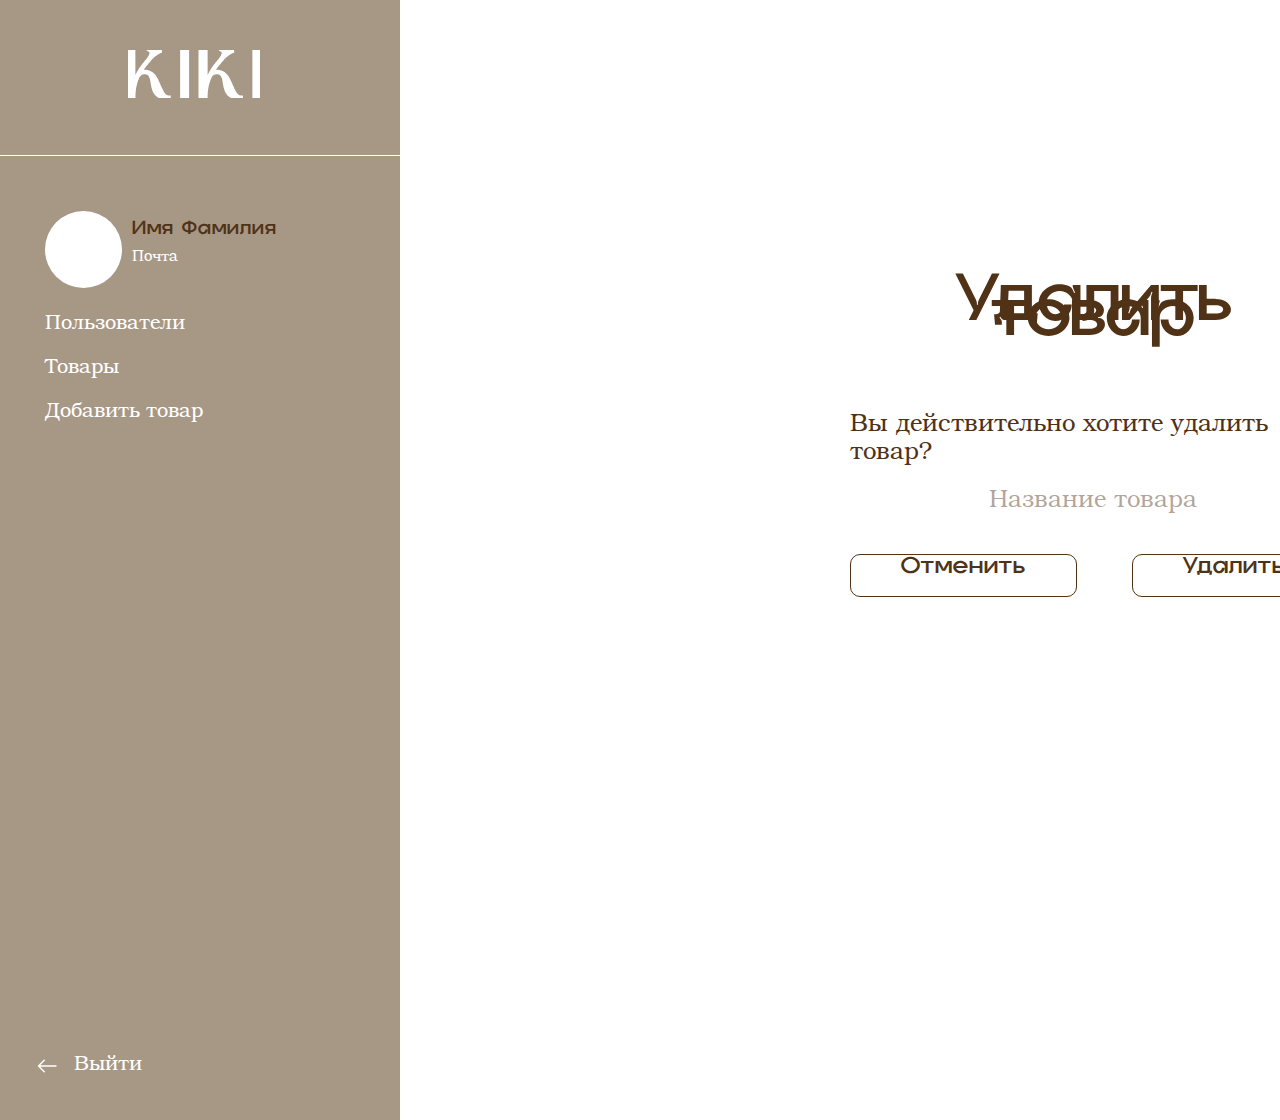
<file: delete.html>
<!DOCTYPE html>
<html lang="ru">

<head>
    <meta charset="UTF-8">
    <meta name="viewport" content="width=device-width, initial-scale=1.0">
    <title>Панель администратора</title>
    <link rel="stylesheet" href="assets/css/style.css">
</head>

<body>
    <div class="block-admina">
        <div class="admin">
            <div class="panel">
                <div class="panel-block">
                    <div class="panel-logo">
                        <a href="index.html"> <img src="assets/img/footer/logo/KIKI.png" alt=""></a>
                    </div>
                    <div class="line-panel"></div>
                    <div class="profile">
                        <div class="foto-admin"></div>
                        <div class="profile-info">
                            <h5>Имя Фамилия</h5>
                            <h6>Почта</h6>
                        </div>
                    </div>
                    <div class="list">
                        <a href="admin_user.html">Пользователи</a>
                        <a href="admin_tovar.html">Товары</a>
                        <a href="addition.html">Добавить товар</a>
                    </div>
                </div>
                <div class="admin_exit">
                    <a href="index.html"><img src="assets/img/admin/exit.png" alt=""> </a>
                    <a href="index.html">Выйти</a>
                </div>
            </div>

            <header class="header_420">
                <div class="header-block container">
                    <div class="header-logo">
                        <a href="index.html"> <img src="assets/img/header/logo/KIKI.png" alt=""></a>
                    </div>
                    <input type="checkbox" id="burger" class="container">
                    <label for="burger"></label>
                    <nav class="burg-admin">
                        <div class="profile">
                            <div class="foto-admin"></div>
                            <div class="profile-info">
                                <h5>Имя Фамилия</h5>
                                <h6>Почта</h6>
                            </div>
                        </div>
                        <div class="list">
                            <a href="admin_user.html">Пользователи</a>
                            <a href="admin_tovar.html">Товары</a>
                            <a href="addition.html">Добавить товар</a>
                        </div>
                        <div class="admin_exit">
                            <a href="index.html"><img src="assets/img/admin/exit.png" alt=""> </a>
                            <a href="index.html">Выйти</a>
                        </div>
                    </nav>
                </div>
            </header>
        </div>

        <div class="admin-delete-block">
            <!-- delete start -->
            <div class="delete">
                <div class="delete-block container">
                    <h2>Удалить товар</h2>
                    <div class="info-delete">
                        <p>Вы действительно хотите удалить товар?</p>
                        <h5>Название товара</h5>
                    </div>
                    <div class="delete-btn">
                        <a href="#" class="btn-cancel">Отменить</a>
                        <a href="#" class="btn-delete">Удалить</a>
                    </div>
                </div>
            </div>
            <!-- delete end -->
        </div>
    </div>

</body>

</html>
</file>
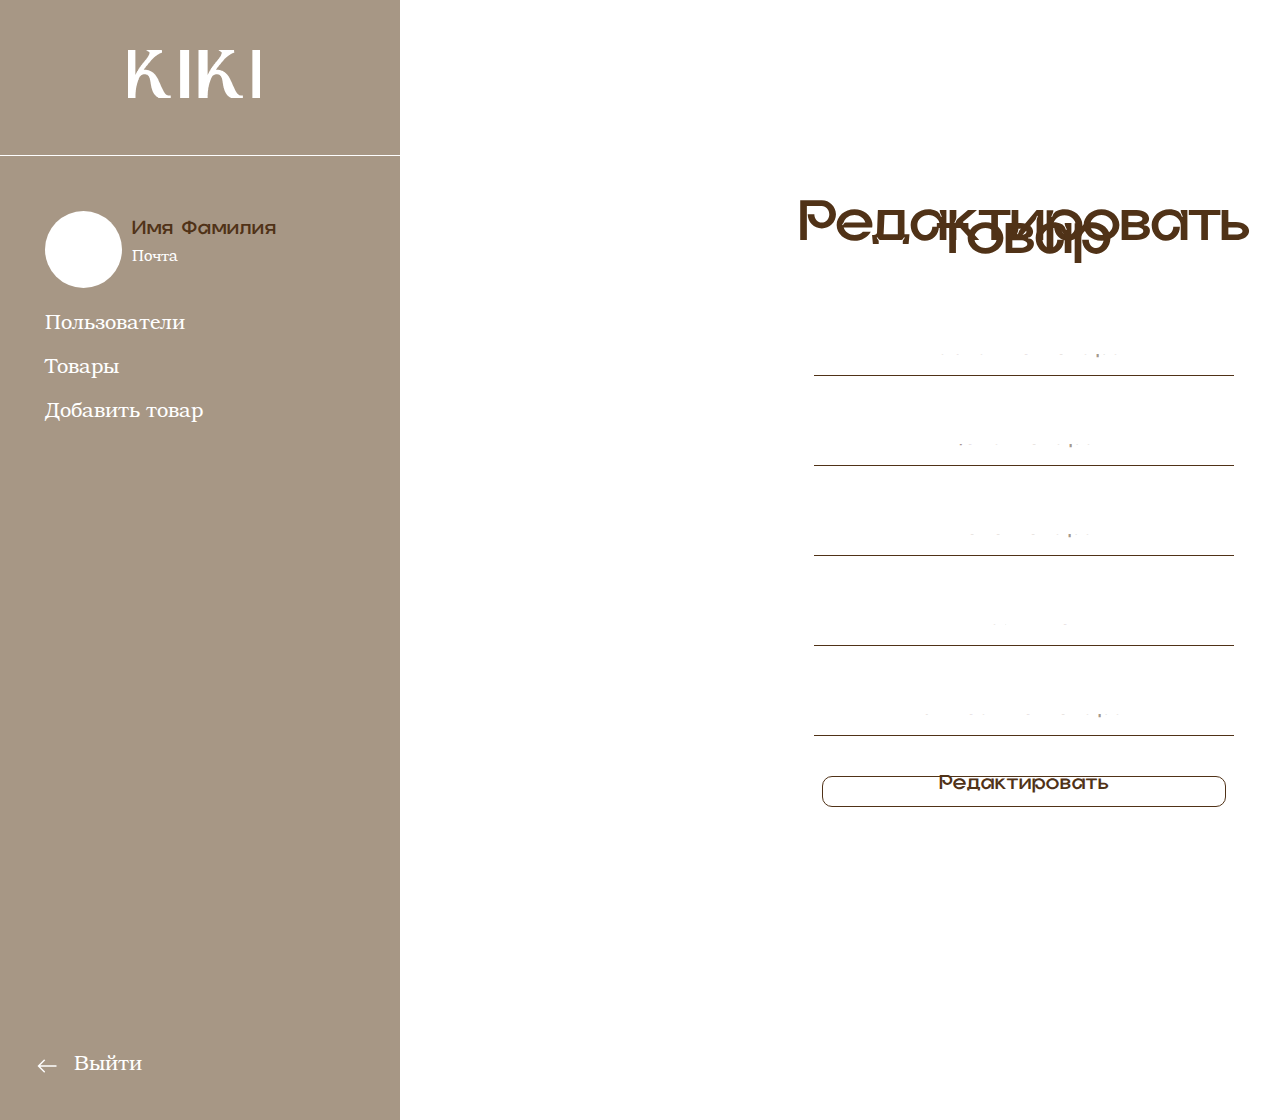
<file: edit.html>
<!DOCTYPE html>
<html lang="ru">

<head>
    <meta charset="UTF-8">
    <meta name="viewport" content="width=device-width, initial-scale=1.0">
    <title>Панель администратора</title>
    <link rel="stylesheet" href="assets/css/style.css">
</head>

<body>
    <div class="block-admina">
        <div class="admin">
            <div class="panel">
                <div class="panel-block">
                    <div class="panel-logo">
                        <a href="index.html"> <img src="assets/img/footer/logo/KIKI.png" alt=""></a>
                    </div>
                    <div class="line-panel"></div>
                    <div class="profile">
                        <div class="foto-admin"></div>
                        <div class="profile-info">
                            <h5>Имя Фамилия</h5>
                            <h6>Почта</h6>
                        </div>
                    </div>
                    <div class="list">
                        <a href="admin_user.html">Пользователи</a>
                        <a href="admin_tovar.html">Товары</a>
                        <a href="addition.html">Добавить товар</a>
                    </div>
                </div>
                <div class="admin_exit">
                    <a href="index.html"><img src="assets/img/admin/exit.png" alt=""> </a>
                    <a href="index.html">Выйти</a>
                </div>
            </div>

            <header class="header_420">
                <div class="header-block container">
                    <div class="header-logo">
                        <a href="index.html"> <img src="assets/img/header/logo/KIKI.png" alt=""></a>
                    </div>
                    <input type="checkbox" id="burger" class="container">
                    <label for="burger"></label>
                    <nav class="burg-admin">
                        <div class="profile">
                            <div class="foto-admin"></div>
                            <div class="profile-info">
                                <h5>Имя Фамилия</h5>
                                <h6>Почта</h6>
                            </div>
                        </div>
                        <div class="list">
                            <a href="admin_user.html">Пользователи</a>
                            <a href="admin_tovar.html">Товары</a>
                            <a href="addition.html">Добавить товар</a>
                        </div>
                        <div class="admin_exit">
                            <a href="index.html"><img src="assets/img/admin/exit.png" alt=""> </a>
                            <a href="index.html">Выйти</a>
                        </div>
                    </nav>
                </div>
            </header>
        </div>

        <div class="admin-user-block">
            <div class="edit">
                <div class="edit-block container">
                    <h2>Редактировать товар</h2>
                    <div class="edit-form">
                        <form class="form_edit">
                            <input type="text" placeholder="Название товара" required>
                            <input type="text" placeholder="Цена товара" required>
                            <input type="text" placeholder="Фото товара" required>
                            <input type="text" placeholder="Наличие" required>
                            <input type="text" placeholder="Описание товара" required>
                        </form>
                    </div>
                    <a href="#">Редактировать</a>
                </div>
            </div>
        </div>

    </div>

</body>

</html>
</file>
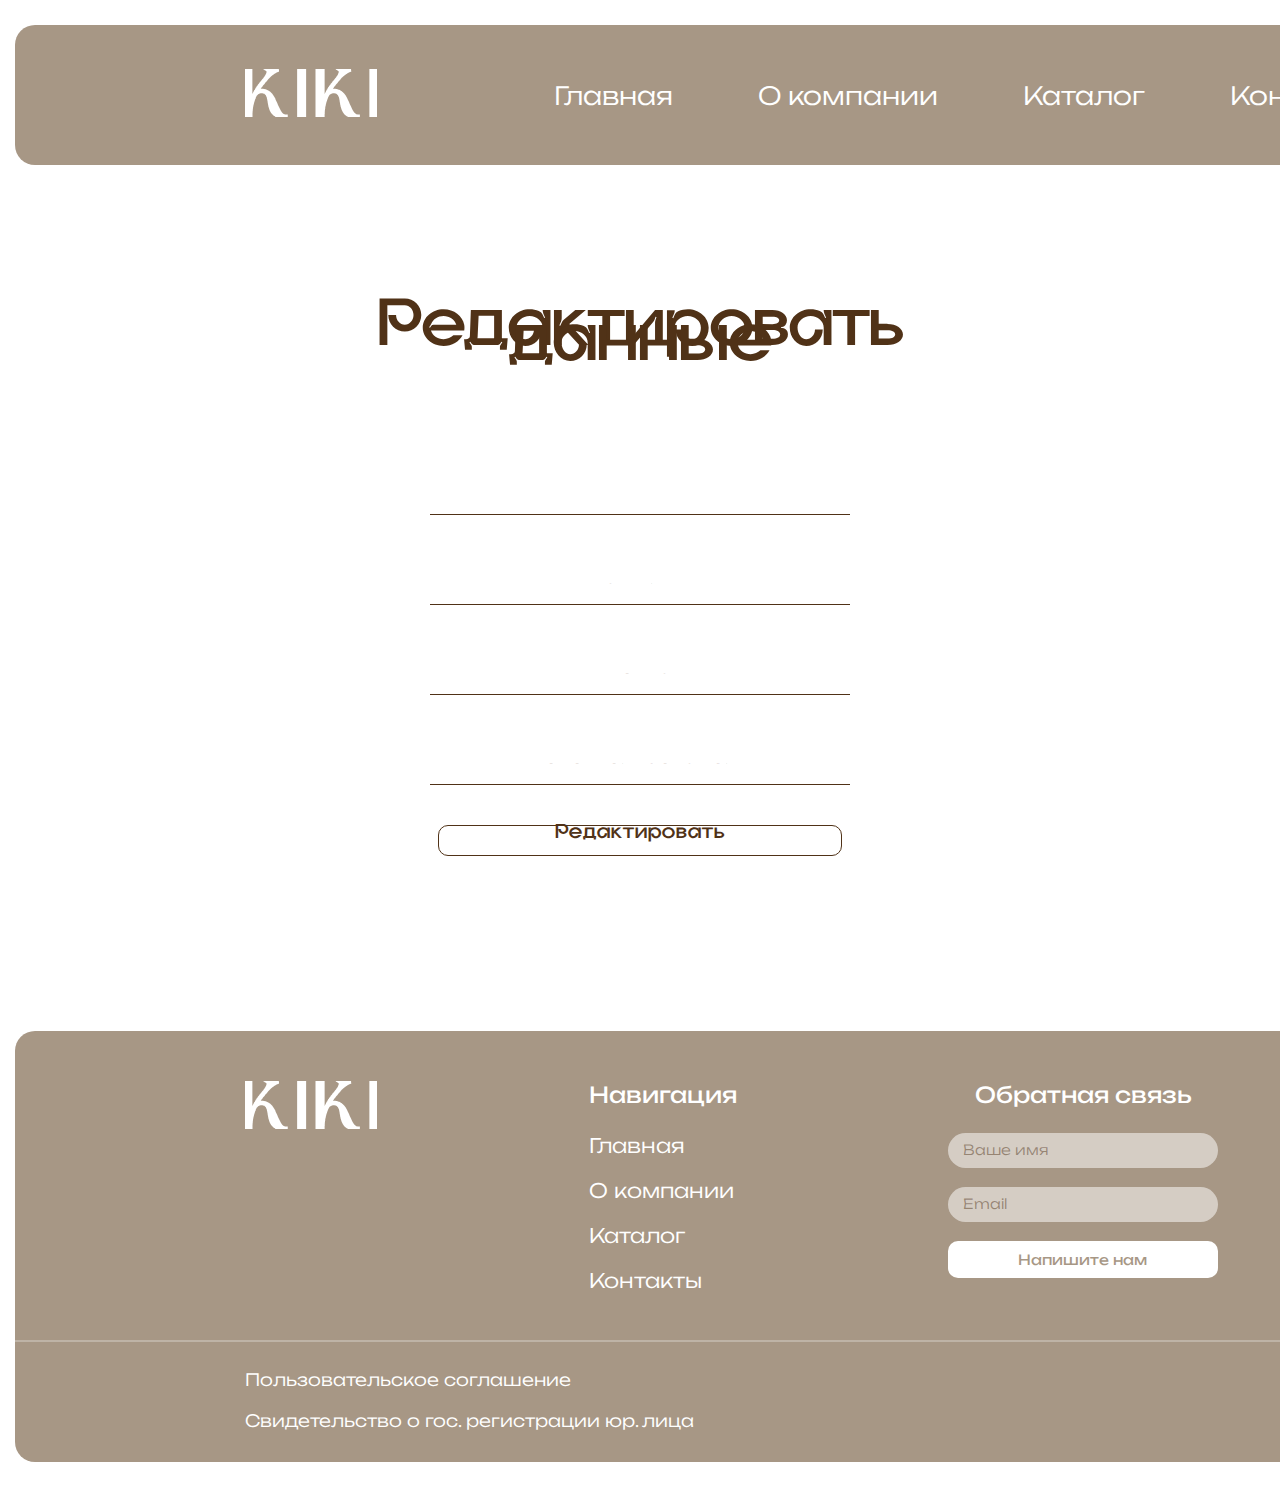
<file: edit_user.html>
<!DOCTYPE html>
<html lang="ru">

<head>
    <meta charset="UTF-8">
    <meta name="viewport" content="width=device-width, initial-scale=1.0">
    <title>Редактировать данные</title>
    <link rel="stylesheet" href="assets/css/style.css">
</head>

<body>
    <!-- header start -->
    <header>
        <div class="header-block container">
            <div class="header-logo">
                <a href="index.html"> <img src="assets/img/header/logo/KIKI.png" alt=""></a>
            </div>
            <div class="header-nav">
                <nav class="nav_header">
                    <a href="index.html">Главная</a>
                    <a href="aboutus.html">О компании</a>
                    <a href="catalog.html">Каталог</a>
                    <a href="#footer">Контакты</a>
                </nav>
            </div>
            <div class="header-icons">
                <a href="login.html"><img src="assets/img/header/icons/person.png" alt=""></a>
                <a href="korzina.html"><img src="assets/img/header/icons/local_mall.png" alt=""></a>
            </div>
            <input type="checkbox" id="burger" class="container">
            <label for="burger"></label>
            <nav class="burg">
                <a href="index.html">Главная</a>
                <a href="aboutus.html">О компании</a>
                <a href="catalog.html">Каталог</a>
                <a href="#footer">Контакты</a>
                <a href="login.html"> <img src="assets/img/header/icons/person.png" alt="" class="none_420">
                    <p class="none_768"> Регистрации</p>
                </a>
                <a href="korzina.html"> <img src="assets/img/header/icons/local_mall.png" alt="" class="none_420">
                    <p class="none_768">Корзина</p>
                </a>
            </nav>
        </div>
    </header>
    <!-- header end -->
    <!-- edit_user start -->
    <div class="edit_user">
        <div class="edit_user-block container">
            <h2>Редактировать <br> данные</h2>
            <div class="edit_user-form">
                <form class="form_edit_user">
                    <input type="text" placeholder="Имя" required>
                    <input type="text" placeholder="Фамилия" required>
                    <input type="text" placeholder="Почта" required>
                    <input type="text" placeholder="Фото пользователя" required>
                </form>
            </div>
            <a href="#">Редактировать</a>
        </div>

    </div>
    <!-- edit_user end -->


    <!-- footer start -->
    <footer id="footer">
        <div class="footer-block container">
            <div class="footer-logo">
                <img src="assets/img/footer/logo/KIKI.png" alt="">
            </div>
            <div class="footer-nav">
                <h5>Навигация</h5>
                <nav class="nav-footer">
                    <a href="index.html">Главная</a>
                    <a href="aboutus.html">О компании</a>
                    <a href="catalog.html">Каталог</a>
                    <a href="footer">Контакты</a>
                </nav>
            </div>
            <div class="footer-form">
                <h5 class="none">Обратная связь</h5>
                <form class="footer-forma">
                    <input type="text" placeholder="Ваше имя" required>
                    <input type="text" placeholder="Email" required>
                    <a href="">Напишите нам</a>
                </form>
            </div>
            <div class="footer-contact">
                <h5>Контакты</h5>
                <div class="contact">
                    <a href="tel:+78005353535">8 (800) 535-35-35</a>
                    <a
                        href="https://yandex.ru/maps/43/kazan/house/ulitsa_gogolya_3/YEAYdwRhQUADQFtvfXt4c3RjZg==/?ll=49.131855%2C55.792802&z=16.67">Казань,
                        ул.Гоголя,3</a>
                    <h6>kiki@mail.ru</h6>
                </div>
                <div class="footer-icons">
                    <a href=""> <img src="assets/img/footer/icons/whatsapp.png" alt=""> </a>
                    <a href=""> <img src="assets/img/footer/icons/vk.png" alt=""> </a>
                    <a href=""><img src="assets/img/footer/icons/telegram.png" alt=""> </a>
                </div>

            </div>
        </div>
        <div class="str-footer none"></div>
        <div class="footer-info container">
            <p>Пользовательское соглашение</p>
            <p>Политика конфиденциальности</p>
        </div>
        <div class="footer-info_1 container">
            <a href="assets/document.docx">Свидетельство о гос. регистрации юр. лица</a>
            <p>©2024.Александрова Карина</p>
        </div>
    </footer>
    <!-- footer end -->
</body>

</html>
</file>
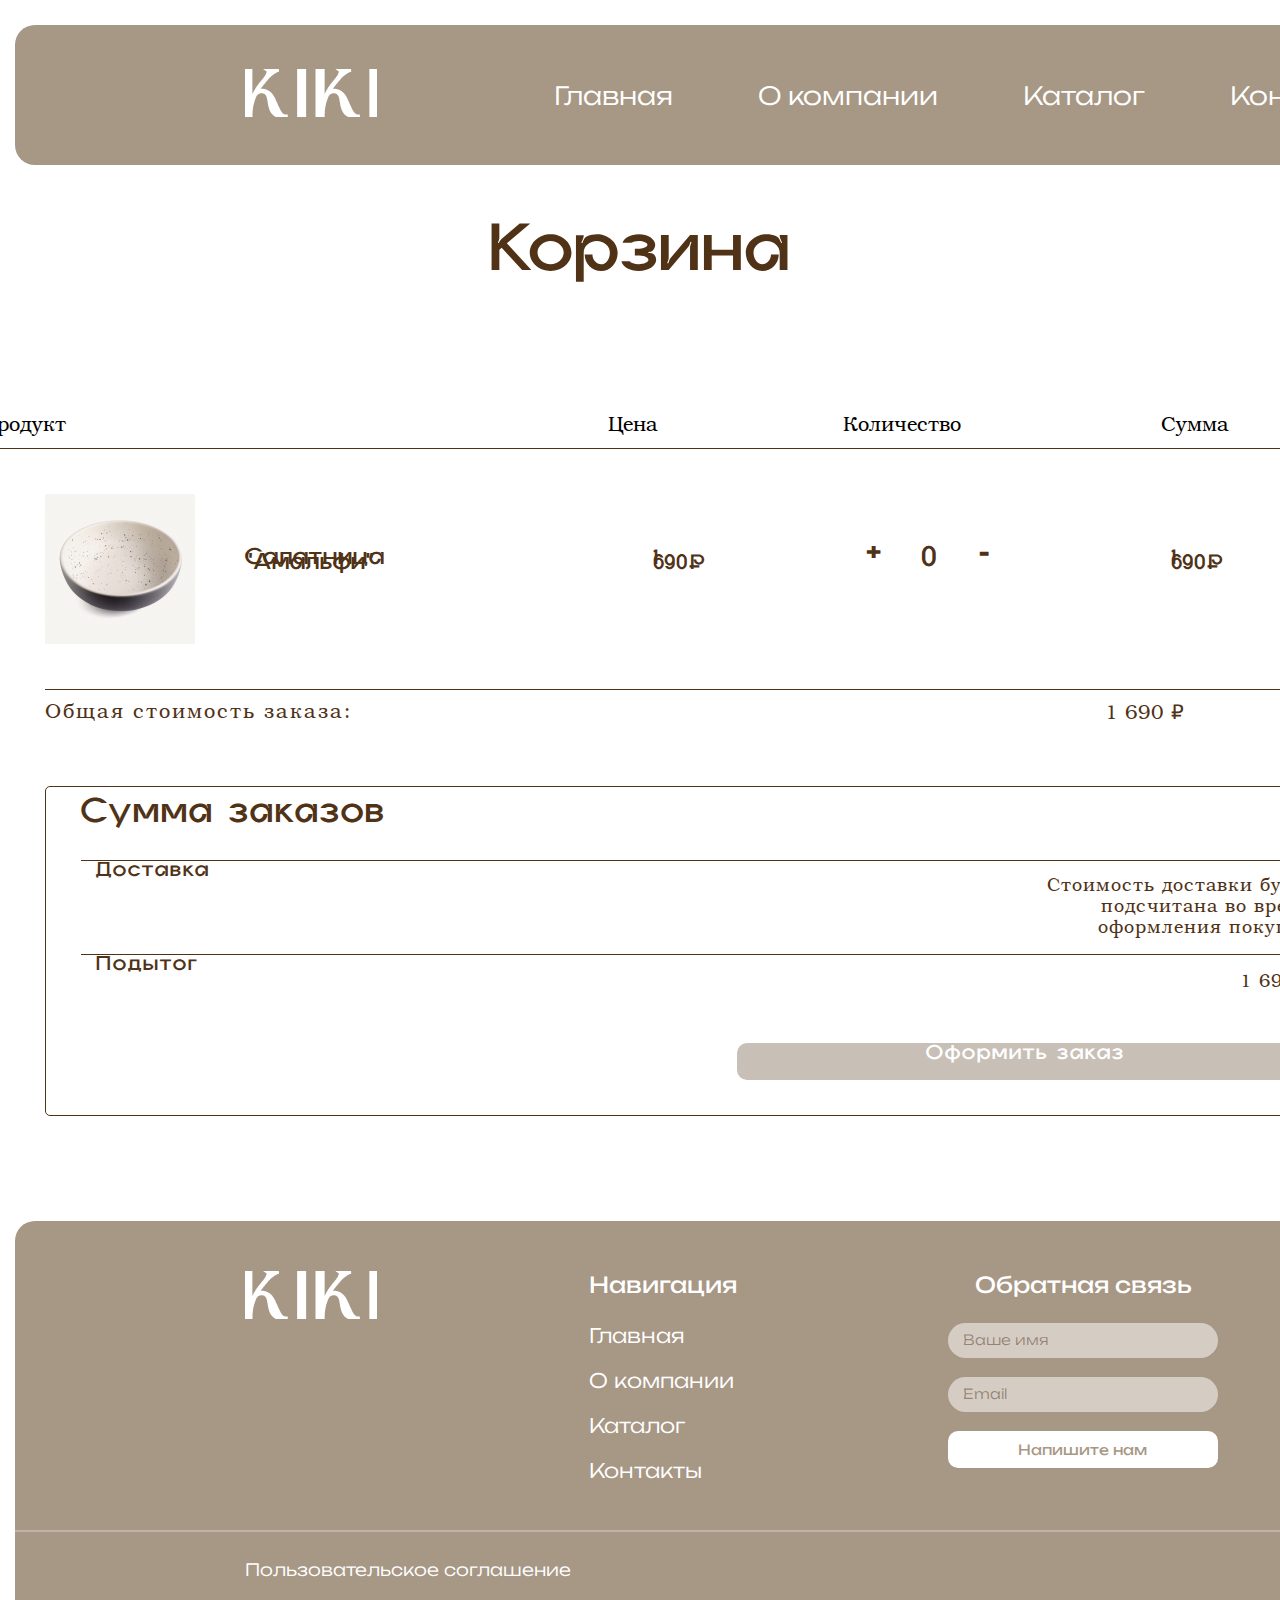
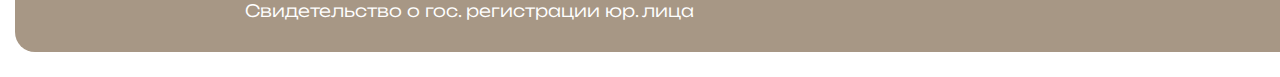
<file: korzina.html>
<!DOCTYPE html>
<html lang="ru">

<head>
    <meta charset="UTF-8">
    <meta name="viewport" content="width=device-width, initial-scale=1.0">
    <title>Корзина</title>
    <link rel="stylesheet" href="assets/css/style.css">
</head>

<body>
    <!-- header start -->
    <header>
        <div class="header-block container">
            <div class="header-logo">
                <a href="index.html"> <img src="assets/img/header/logo/KIKI.png" alt=""></a>
            </div>
            <div class="header-nav">
                <nav class="nav_header">
                    <a href="index.html">Главная</a>
                    <a href="aboutus.html">О компании</a>
                    <a href="catalog.html">Каталог</a>
                    <a href="#footer">Контакты</a>
                </nav>
            </div>
            <div class="header-icons">
                <a href="login.html"><img src="assets/img/header/icons/person.png" alt=""></a>
                <a href="korzina.html"><img src="assets/img/header/icons/local_mall.png" alt=""></a>
            </div>
            <input type="checkbox" id="burger" class="container">
            <label for="burger"></label>
            <nav class="burg">
                <a href="index.html">Главная</a>
                <a href="aboutus.html">О компании</a>
                <a href="catalog.html">Каталог</a>
                <a href="#footer">Контакты</a>
                <a href="login.html"> <img src="assets/img/header/icons/person.png" alt="" class="none_420">
                    <p class="none_768"> Регистрации</p>
                </a>
                <a href="korzina.html"> <img src="assets/img/header/icons/local_mall.png" alt="" class="none_420">
                    <p class="none_768">Корзина</p>
                </a>
            </nav>
        </div>
    </header>
    <!-- header end -->

    <!-- korzina start -->
    <div class="korzina">
        <h2>Корзина</h2>
        <div class="korzina-block container">
            <div class="korzina-top-panel">
                <div class="korzina-line">
                    <div class="korzina-info">
                        <p class="product">Продукт</p>
                        <p class="price">Цена</p>
                        <p class="kol-vo">Количество</p>
                        <p class="summa">Сумма</p>
                    </div>
                    <div class="line"></div>
                </div>
                <div class="korzina-tovar">
                    <img src="assets/img/korzina/image38.png" alt="">
                    <h4>Салатница "Амальфи"</h4>
                    <h5>1 690₽</h5>
                    <div class="counter">
                        <button id="increment-btn">+</button>
                        <div id="counter-value">0</div>
                        <button id="decrement-btn">-</button>
                    </div>
                    <h6>1 690₽</h6>
                </div>
                <div class="line2"></div>
                <div class="total_cost">
                    <h5>Общая стоимость заказа:</h5>
                    <p>1 690 ₽</p>
                </div>
            </div>
            <div class="korzina-bottom-panel">
                <div class="korzina-bottom">
                    <h3>Сумма заказов</h3>
                    <div class="line-bottom"></div>
                    <div class="delivery">
                        <h4>Доставка</h4>
                        <p>Стоимость доставки будет <br> подсчитана во время <br> оформления покупки</p>
                    </div>
                    <div class="line-bottom"></div>
                    <div class="subtotal">
                        <h4>Подытог</h4>
                        <p>1 690 ₽</p>
                    </div>
                </div>
                <div class="btn-korzina">
                    <a href="">Оформить заказ</a>
                </div>
            </div>
        </div>
    </div>
    <!-- korzina end -->

    <!-- footer start -->
    <footer id="footer">
        <div class="footer-block container">
            <div class="footer-logo">
                <img src="assets/img/footer/logo/KIKI.png" alt="">
            </div>
            <div class="footer-nav">
                <h5>Навигация</h5>
                <nav class="nav-footer">
                    <a href="index.html">Главная</a>
                    <a href="aboutus.html">О компании</a>
                    <a href="catalog.html">Каталог</a>
                    <a href="footer">Контакты</a>
                </nav>
            </div>
            <div class="footer-form">
                <h5 class="none">Обратная связь</h5>
                <form class="footer-forma">
                    <input type="text" placeholder="Ваше имя" required>
                    <input type="text" placeholder="Email" required>
                    <a href="">Напишите нам</a>
                </form>
            </div>
            <div class="footer-contact">
                <h5>Контакты</h5>
                <div class="contact">
                    <a href="tel:+78005353535">8 (800) 535-35-35</a>
                    <a
                        href="https://yandex.ru/maps/43/kazan/house/ulitsa_gogolya_3/YEAYdwRhQUADQFtvfXt4c3RjZg==/?ll=49.131855%2C55.792802&z=16.67">Казань,
                        ул.Гоголя,3</a>
                    <h6>kiki@mail.ru</h6>
                </div>
                <div class="footer-icons">
                    <a href=""> <img src="assets/img/footer/icons/whatsapp.png" alt=""> </a>
                    <a href=""> <img src="assets/img/footer/icons/vk.png" alt=""> </a>
                    <a href=""><img src="assets/img/footer/icons/telegram.png" alt=""> </a>
                </div>

            </div>
        </div>
        <div class="str-footer none"></div>
        <div class="footer-info container">
            <p>Пользовательское соглашение</p>
            <p>Политика конфиденциальности</p>
        </div>
        <div class="footer-info_1 container">
            <a href="assets/document.docx">Свидетельство о гос. регистрации юр. лица</a>
            <p>©2024.Александрова Карина</p>
        </div>
    </footer>
    <!-- footer end -->
    <script>
        let counter = 0;

        const counterValue = document.getElementById('counter-value');
        const incrementBtn = document.getElementById('increment-btn');
        const decrementBtn = document.getElementById('decrement-btn');

        incrementBtn.addEventListener('click', () => {
            counter++;
            counterValue.innerHTML = counter;
        });

        decrementBtn.addEventListener('click', () => {
            if (counter == 0) {

            }
            else {
                counter--;
                counterValue.innerHTML = counter;
            }
        });

    </script>
</body>

</html>
</file>
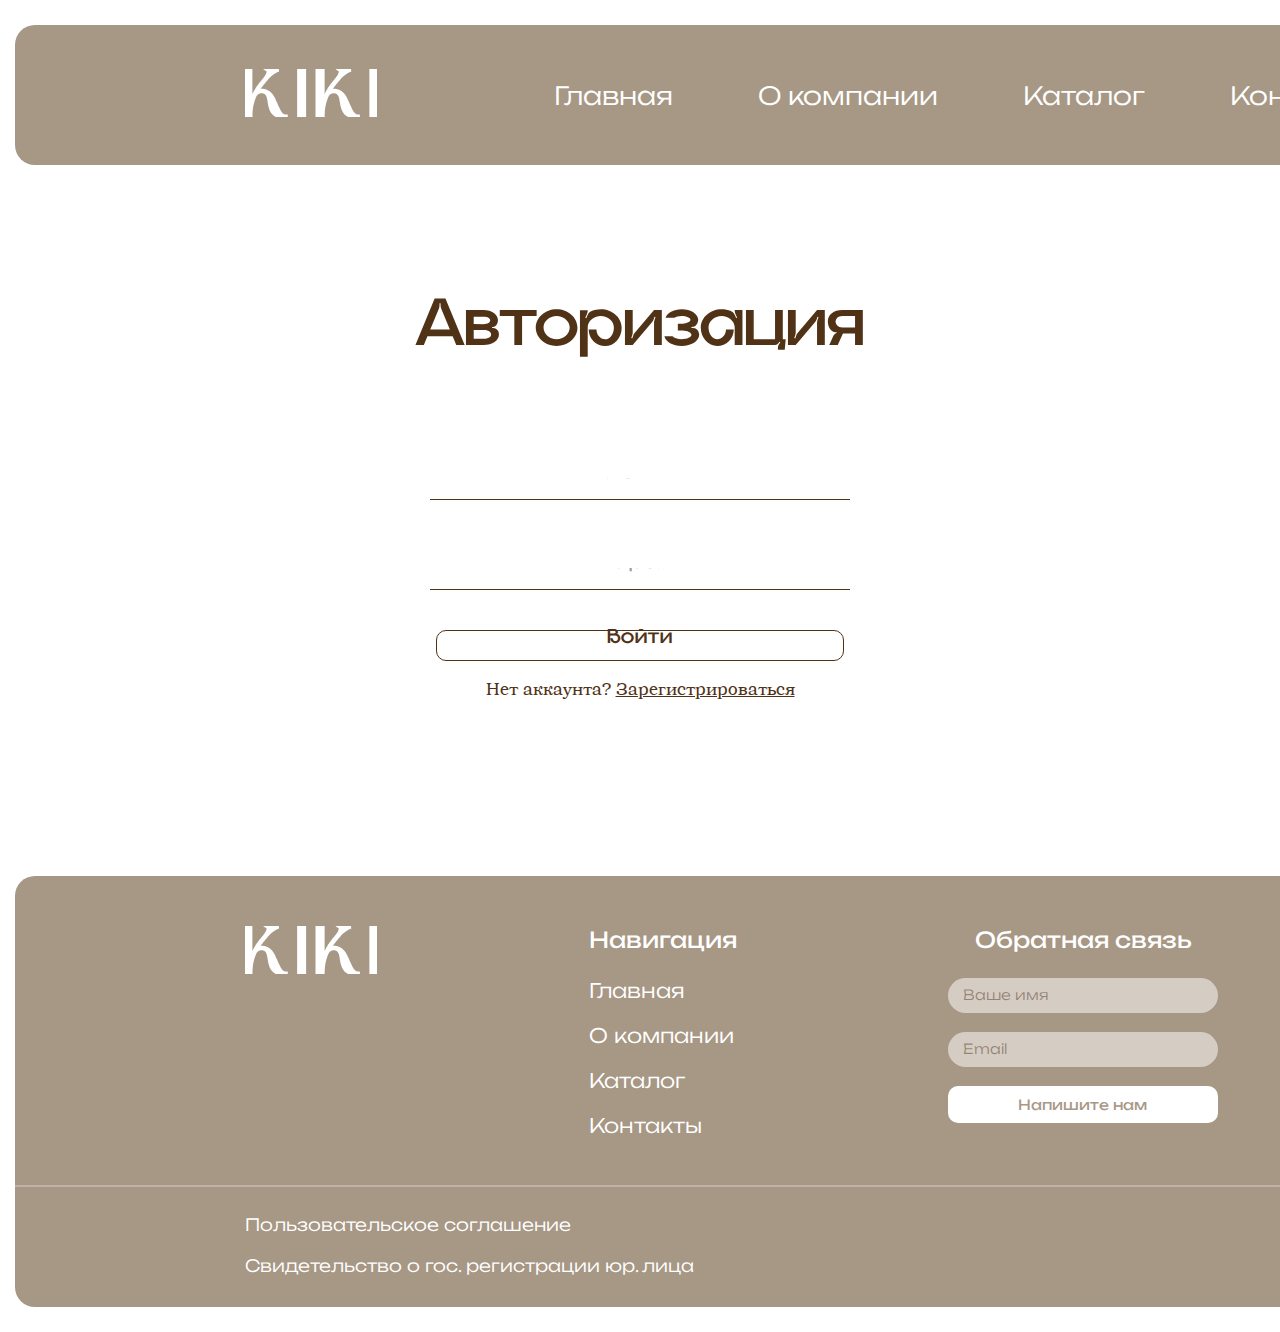
<file: login.html>
<!DOCTYPE html>
<html lang="ru">

<head>
    <meta charset="UTF-8">
    <meta name="viewport" content="width=device-width, initial-scale=1.0">
    <title>Авторизация</title>
    <link rel="stylesheet" href="assets/css/style.css">
</head>

<body>
    <!-- header start -->
    <header>
        <div class="header-block container">
            <div class="header-logo">
                <a href="index.html"> <img src="assets/img/header/logo/KIKI.png" alt=""></a>
            </div>
            <div class="header-nav">
                <nav class="nav_header">
                    <a href="index.html">Главная</a>
                    <a href="aboutus.html">О компании</a>
                    <a href="catalog.html">Каталог</a>
                    <a href="#footer">Контакты</a>
                </nav>
            </div>
            <div class="header-icons">
                <a href="login.html"><img src="assets/img/header/icons/person.png" alt=""></a>
                <a href="korzina.html"><img src="assets/img/header/icons/local_mall.png" alt=""></a>
            </div>
            <input type="checkbox" id="burger" class="container">
            <label for="burger"></label>
            <nav class="burg">
                <a href="index.html">Главная</a>
                <a href="aboutus.html">О компании</a>
                <a href="catalog.html">Каталог</a>
                <a href="#footer">Контакты</a>
                <a href="login.html"> <img src="assets/img/header/icons/person.png" alt="" class="none_420">
                    <p class="none_768"> Регистрации</p>
                </a>
                <a href="korzina.html"> <img src="assets/img/header/icons/local_mall.png" alt="" class="none_420">
                    <p class="none_768">Корзина</p>
                </a>
            </nav>
        </div>
    </header>
    <!-- header end -->

    <!-- login start -->
    <div class="login">
        <div class="login-block container">
            <h2>Авторизация</h2>
            <div class="login-form">
                <form class="form_login">
                    <input type="text" placeholder="Логин" required>
                    <input type="text" placeholder="Пароль" required>
                </form>

            </div>
            <a href="#">Войти</a>
        </div>
        <div class="login-info">
            <p>Нет аккаунта? <a href="registr.html">Зарегистрироваться</a></p>
        </div>
    </div>
    <!-- regist end -->

    <!-- footer start -->
    <footer id="footer">
        <div class="footer-block container">
            <div class="footer-logo">
                <img src="assets/img/footer/logo/KIKI.png" alt="">
            </div>
            <div class="footer-nav">
                <h5>Навигация</h5>
                <nav class="nav-footer">
                    <a href="index.html">Главная</a>
                    <a href="aboutus.html">О компании</a>
                    <a href="catalog.html">Каталог</a>
                    <a href="footer">Контакты</a>
                </nav>
            </div>
            <div class="footer-form">
                <h5 class="none">Обратная связь</h5>
                <form class="footer-forma">
                    <input type="text" placeholder="Ваше имя" required>
                    <input type="text" placeholder="Email" required>
                    <a href="">Напишите нам</a>
                </form>
            </div>
            <div class="footer-contact">
                <h5>Контакты</h5>
                <div class="contact">
                    <a href="tel:+78005353535">8 (800) 535-35-35</a>
                    <a
                        href="https://yandex.ru/maps/43/kazan/house/ulitsa_gogolya_3/YEAYdwRhQUADQFtvfXt4c3RjZg==/?ll=49.131855%2C55.792802&z=16.67">Казань,
                        ул.Гоголя,3</a>
                    <h6>kiki@mail.ru</h6>
                </div>
                <div class="footer-icons">
                    <a href=""> <img src="assets/img/footer/icons/whatsapp.png" alt=""> </a>
                    <a href=""> <img src="assets/img/footer/icons/vk.png" alt=""> </a>
                    <a href=""><img src="assets/img/footer/icons/telegram.png" alt=""> </a>
                </div>

            </div>
        </div>
        <div class="str-footer none"></div>
        <div class="footer-info container">
            <p>Пользовательское соглашение</p>
            <p>Политика конфиденциальности</p>
        </div>
        <div class="footer-info_1 container">
            <a href="assets/document.docx">Свидетельство о гос. регистрации юр. лица</a>
            <p>©2024.Александрова Карина</p>
        </div>
    </footer>
    <!-- footer end -->

</body>

</html>
</file>
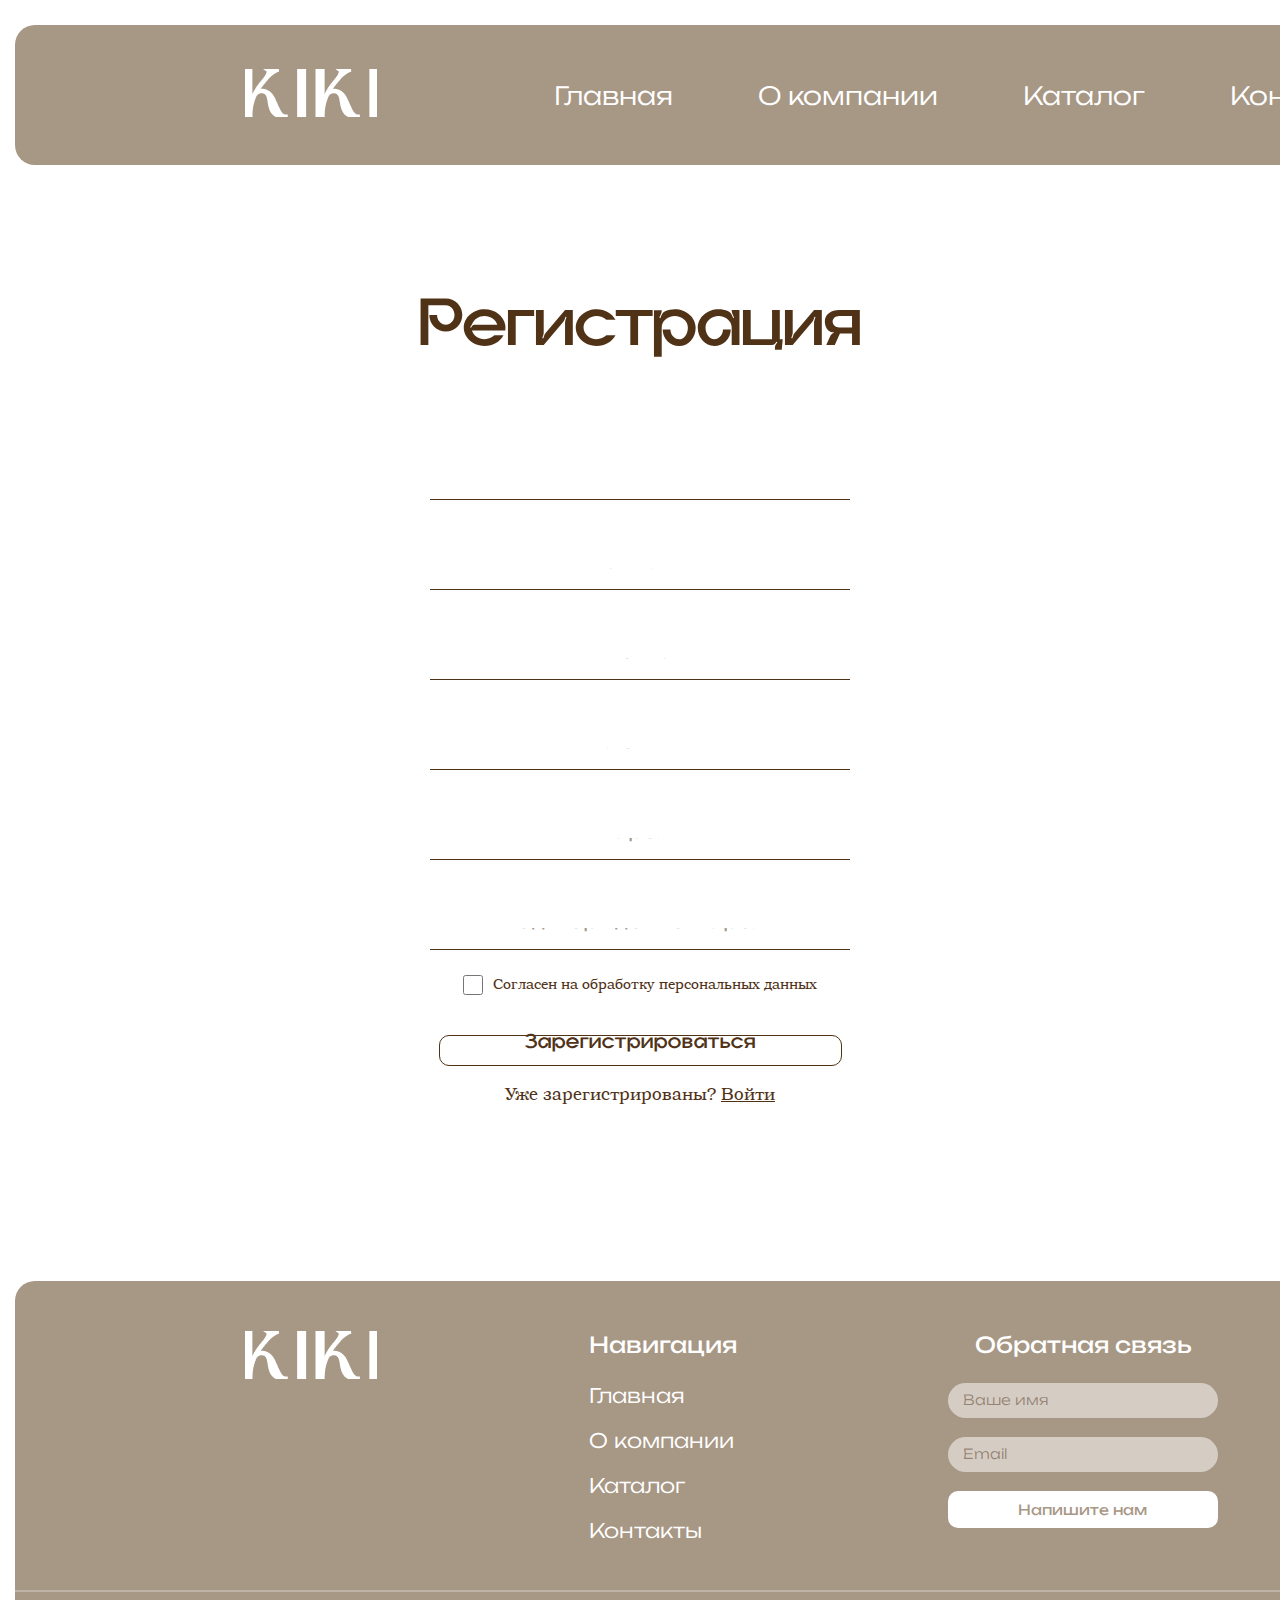
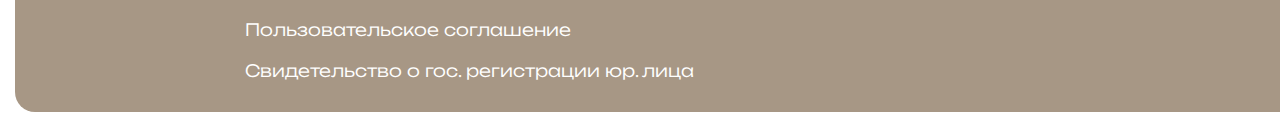
<file: registr.html>
<!DOCTYPE html>
<html lang="ru">

<head>
    <meta charset="UTF-8">
    <meta name="viewport" content="width=device-width, initial-scale=1.0">
    <title>Регистрация</title>
    <link rel="stylesheet" href="assets/css/style.css">
</head>

<body>
    <!-- header start -->
    <header>
        <div class="header-block container">
            <div class="header-logo">
                <a href="index.html"> <img src="assets/img/header/logo/KIKI.png" alt=""></a>
            </div>
            <div class="header-nav">
                <nav class="nav_header">
                    <a href="index.html">Главная</a>
                    <a href="aboutus.html">О компании</a>
                    <a href="catalog.html">Каталог</a>
                    <a href="#footer">Контакты</a>
                </nav>
            </div>
            <div class="header-icons">
                <a href="login.html"><img src="assets/img/header/icons/person.png" alt=""></a>
                <a href="korzina.html"><img src="assets/img/header/icons/local_mall.png" alt=""></a>
            </div>
            <input type="checkbox" id="burger" class="container">
            <label for="burger"></label>
            <nav class="burg">
                <a href="index.html">Главная</a>
                <a href="aboutus.html">О компании</a>
                <a href="catalog.html">Каталог</a>
                <a href="#footer">Контакты</a>
                <a href="login.html"> <img src="assets/img/header/icons/person.png" alt="" class="none_420">
                    <p class="none_768"> Регистрации</p>
                </a>
                <a href="korzina.html"> <img src="assets/img/header/icons/local_mall.png" alt="" class="none_420">
                    <p class="none_768">Корзина</p>
                </a>
            </nav>
        </div>
    </header>
    <!-- header end -->

    <!-- regist start -->
    <div class="regist">
        <div class="regist-block container">
            <h2>Регистрация</h2>
            <div class="regist-form">
                <form class="form_regist">
                    <input type="text" placeholder="Имя" required>
                    <input type="text" placeholder="Фамилия" required>
                    <input type="text" placeholder="Почта" required>
                    <input type="text" placeholder="Логин" required>
                    <input type="text" placeholder="Пароль" required>
                    <input type="text" placeholder="Подтверждение пароля" required>
                </form>
                <div class="chek-login">
                    <input class="chek" type="checkbox">
                    <p>Согласен на обработку персональных данных</p>
                </div>
            </div>
            <a href="#">Зарегистрироваться</a>
        </div>
        <div class="regist-info">
            <p>Уже зарегистрированы? <a href="login.html">Войти </a></p>
        </div>
    </div>
    <!-- regist end -->

    <!-- footer start -->
    <footer id="footer">
        <div class="footer-block container">
            <div class="footer-logo">
                <img src="assets/img/footer/logo/KIKI.png" alt="">
            </div>
            <div class="footer-nav">
                <h5>Навигация</h5>
                <nav class="nav-footer">
                    <a href="index.html">Главная</a>
                    <a href="aboutus.html">О компании</a>
                    <a href="catalog.html">Каталог</a>
                    <a href="footer">Контакты</a>
                </nav>
            </div>
            <div class="footer-form">
                <h5 class="none">Обратная связь</h5>
                <form class="footer-forma">
                    <input type="text" placeholder="Ваше имя" required>
                    <input type="text" placeholder="Email" required>
                    <a href="">Напишите нам</a>
                </form>
            </div>
            <div class="footer-contact">
                <h5>Контакты</h5>
                <div class="contact">
                    <a href="tel:+78005353535">8 (800) 535-35-35</a>
                    <a
                        href="https://yandex.ru/maps/43/kazan/house/ulitsa_gogolya_3/YEAYdwRhQUADQFtvfXt4c3RjZg==/?ll=49.131855%2C55.792802&z=16.67">Казань,
                        ул.Гоголя,3</a>
                    <h6>kiki@mail.ru</h6>
                </div>
                <div class="footer-icons">
                    <a href=""> <img src="assets/img/footer/icons/whatsapp.png" alt=""> </a>
                    <a href=""> <img src="assets/img/footer/icons/vk.png" alt=""> </a>
                    <a href=""><img src="assets/img/footer/icons/telegram.png" alt=""> </a>
                </div>

            </div>
        </div>
        <div class="str-footer none"></div>
        <div class="footer-info container">
            <p>Пользовательское соглашение</p>
            <p>Политика конфиденциальности</p>
        </div>
        <div class="footer-info_1 container">
            <a href="assets/document.docx">Свидетельство о гос. регистрации юр. лица</a>
            <p>©2024.Александрова Карина</p>
        </div>
    </footer>
    <!-- footer end -->
</body>

</html>
</file>
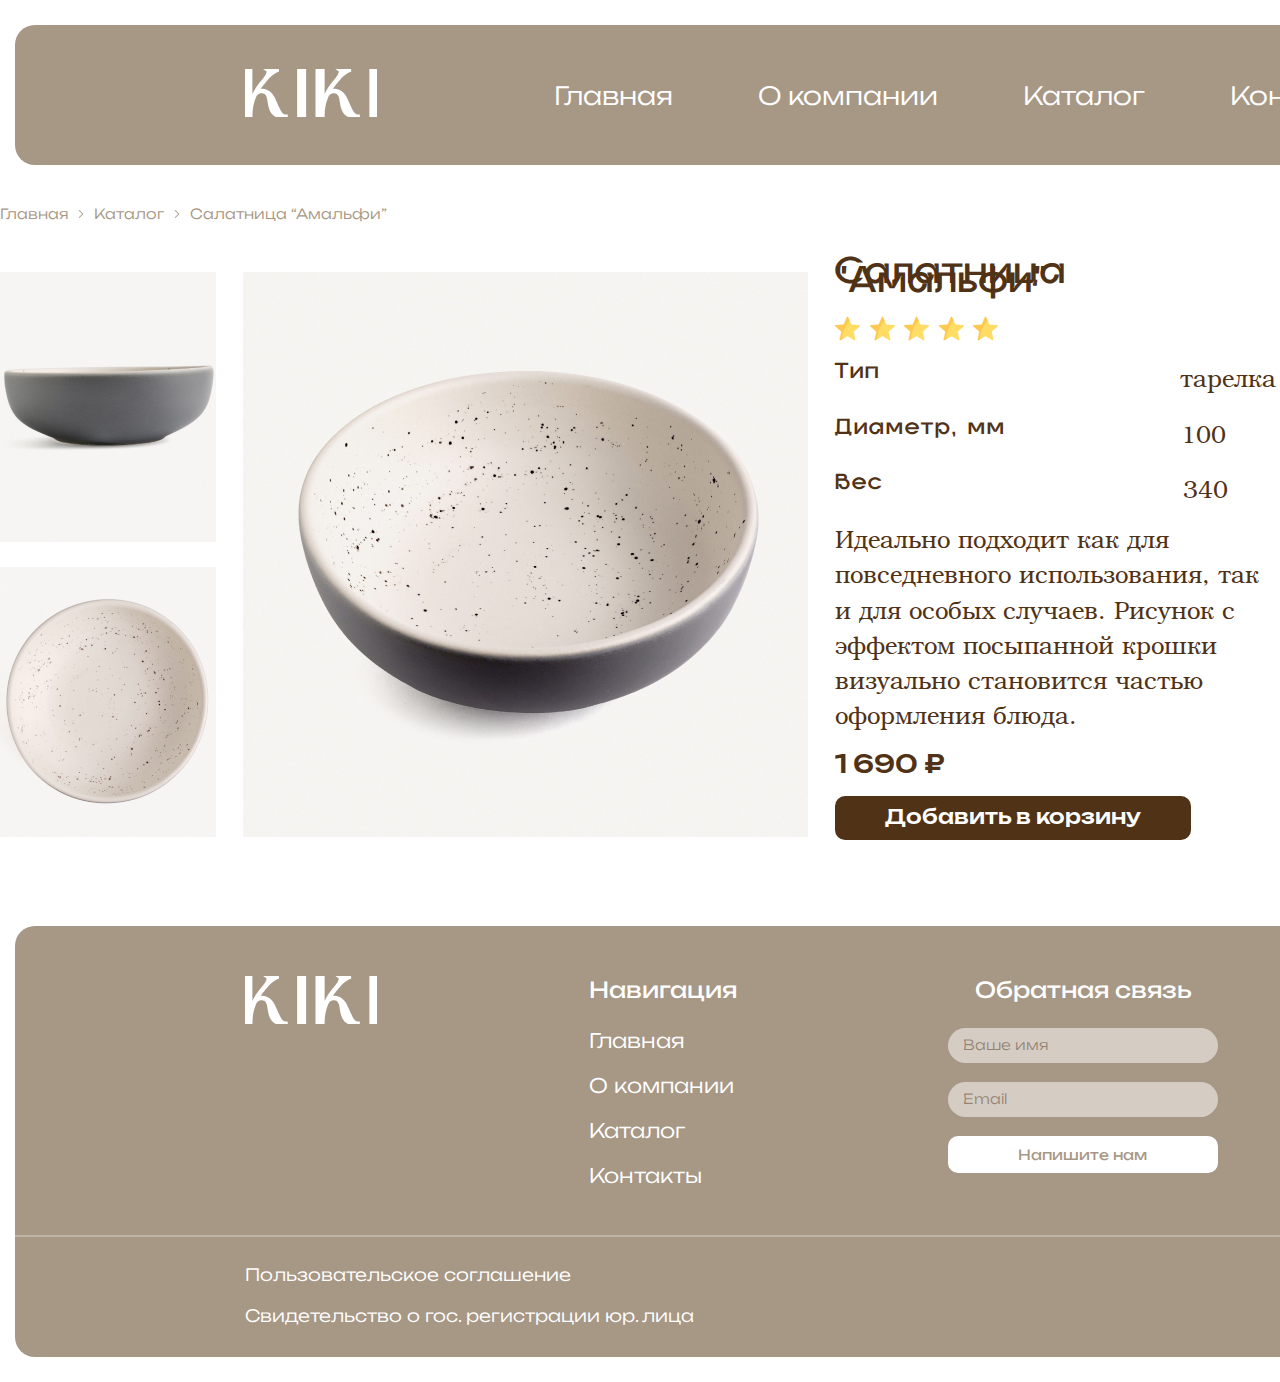
<file: tovar.html>
<!DOCTYPE html>
<html lang="ru">

<head>
    <meta charset="UTF-8">
    <meta name="viewport" content="width=device-width, initial-scale=1.0">
    <title>Салатница “Амальфи”</title>
    <link rel="stylesheet" href="assets/css/style.css">
</head>

<body>
    <!-- header start -->
    <header>
        <div class="header-block container">
            <div class="header-logo">
                <a href="index.html"> <img src="assets/img/header/logo/KIKI.png" alt=""></a>
            </div>
            <div class="header-nav">
                <nav class="nav_header">
                    <a href="index.html">Главная</a>
                    <a href="aboutus.html">О компании</a>
                    <a href="catalog.html">Каталог</a>
                    <a href="#footer">Контакты</a>
                </nav>
            </div>
            <div class="header-icons">
                <a href="login.html"><img src="assets/img/header/icons/person.png" alt=""></a>
                <a href="korzina.html"><img src="assets/img/header/icons/local_mall.png" alt=""></a>
            </div>
            <input type="checkbox" id="burger" class="container">
            <label for="burger"></label>
            <nav class="burg">
                <a href="index.html">Главная</a>
                <a href="aboutus.html">О компании</a>
                <a href="catalog.html">Каталог</a>
                <a href="#footer">Контакты</a>
                <a href="login.html"> <img src="assets/img/header/icons/person.png" alt="" class="none_420">
                    <p class="none_768"> Регистрации</p>
                </a>
                <a href="korzina.html"> <img src="assets/img/header/icons/local_mall.png" alt="" class="none_420">
                    <p class="none_768">Корзина</p>
                </a>
            </nav>
        </div>
    </header>
    <!-- header end -->

    <!-- хлебные крошки начало -->
    <div class="way container">
        <p>Главная</p>
        <img src="assets/img/tovar/arrow_forward_ios.png" alt="">
        <p>Каталог</p>
        <img src="assets/img/tovar/arrow_forward_ios.png" alt="">
        <p>Салатница “Амальфи”</p>
    </div>
    <!-- хлебные крошки конец -->

    <!-- tovar-block start -->
    <div class="tovar-block container">
        <div class="tovar-foto">
            <div class="tovar-foto-column">
                <img src="assets/img/tovar/image40.png" alt="">
                <img src="assets/img/tovar/image41.png" alt="">
            </div>
            <div class="tovar-foto-center">
                <img src="assets/img/tovar/image38.png" alt="">
            </div>
        </div>
        <div class="tovar-info">
            <h3>Салатница "Амальфи"</h3>
            <div class="rating">
                <img src="assets/img/tovar/Star.png" alt="">
                <img src="assets/img/tovar/Star.png" alt="">
                <img src="assets/img/tovar/Star.png" alt="">
                <img src="assets/img/tovar/Star.png" alt="">
                <img src="assets/img/tovar/Star.png" alt="">
            </div>
            <div class="charac">
                <div class="type">
                    <h5 class="tp">Тип</h5>
                    <p>тарелка</p>
                </div>
                <div class="diam">
                    <h5 class="diametr">Диаметр, мм</h5>
                    <p>100</p>
                </div>
                <div class="weight">
                    <h5 class="wei">Вес</h5>
                    <p>340</p>
                </div>
            </div>
            <p>Идеально подходит как для повседневного использования, так и для особых случаев. Рисунок с эффектом
                посыпанной крошки визуально становится частью оформления блюда.</p>
            <h4>1 690 ₽</h4>
            <div class="btn_tovar">
                <a href="#">Добавить в корзину</a>
            </div>
        </div>
    </div>
    <!-- tovar-block end -->

    <!-- footer start -->
    <footer id="footer">
        <div class="footer-block container">
            <div class="footer-logo">
                <img src="assets/img/footer/logo/KIKI.png" alt="">
            </div>
            <div class="footer-nav">
                <h5>Навигация</h5>
                <nav class="nav-footer">
                    <a href="index.html">Главная</a>
                    <a href="aboutus.html">О компании</a>
                    <a href="catalog.html">Каталог</a>
                    <a href="footer">Контакты</a>
                </nav>
            </div>
            <div class="footer-form">
                <h5 class="none">Обратная связь</h5>
                <form class="footer-forma">
                    <input type="text" placeholder="Ваше имя" required>
                    <input type="text" placeholder="Email" required>
                    <a href="">Напишите нам</a>
                </form>
            </div>
            <div class="footer-contact">
                <h5>Контакты</h5>
                <div class="contact">
                    <a href="tel:+78005353535">8 (800) 535-35-35</a>
                    <a
                        href="https://yandex.ru/maps/43/kazan/house/ulitsa_gogolya_3/YEAYdwRhQUADQFtvfXt4c3RjZg==/?ll=49.131855%2C55.792802&z=16.67">Казань,
                        ул.Гоголя,3</a>
                    <h6>kiki@mail.ru</h6>
                </div>
                <div class="footer-icons">
                    <a href=""> <img src="assets/img/footer/icons/whatsapp.png" alt=""> </a>
                    <a href=""> <img src="assets/img/footer/icons/vk.png" alt=""> </a>
                    <a href=""><img src="assets/img/footer/icons/telegram.png" alt=""> </a>
                </div>

            </div>
        </div>
        <div class="str-footer none"></div>
        <div class="footer-info container">
            <p>Пользовательское соглашение</p>
            <p>Политика конфиденциальности</p>
        </div>
        <div class="footer-info_1 container">
            <a href="assets/document.docx">Свидетельство о гос. регистрации юр. лица</a>
            <p>©2024.Александрова Карина</p>
        </div>
    </footer>
    <!-- footer end -->

</body>

</html>
</file>
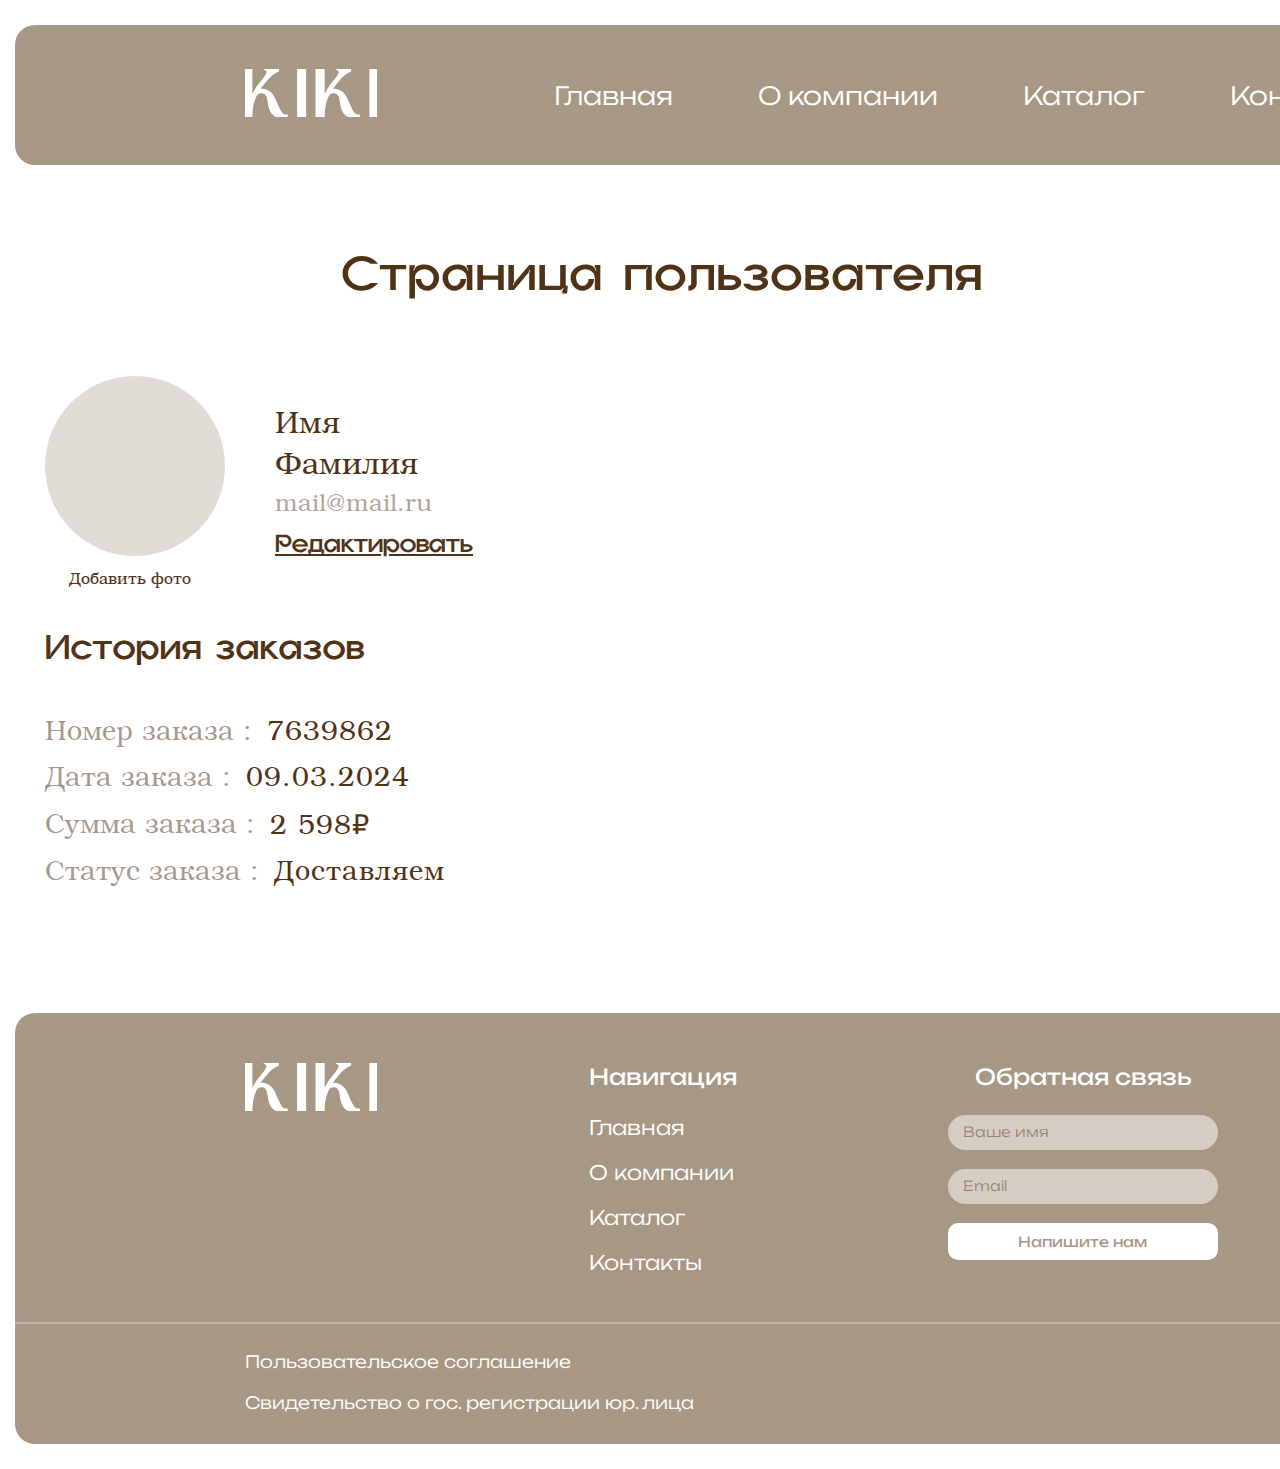
<file: user.html>
<!DOCTYPE html>
<html lang="ru">

<head>
    <meta charset="UTF-8">
    <meta name="viewport" content="width=device-width, initial-scale=1.0">
    <title>Страница пользователя</title>
    <link rel="stylesheet" href="assets/css/style.css">
</head>

<body>
    <!-- header start -->
    <header>
        <div class="header-block container">
            <div class="header-logo">
                <a href="index.html"> <img src="assets/img/header/logo/KIKI.png" alt=""></a>
            </div>
            <div class="header-nav">
                <nav class="nav_header">
                    <a href="index.html">Главная</a>
                    <a href="aboutus.html">О компании</a>
                    <a href="catalog.html">Каталог</a>
                    <a href="#footer">Контакты</a>
                </nav>
            </div>
            <div class="header-icons">
                <a href="login.html"><img src="assets/img/header/icons/person.png" alt=""></a>
                <a href="korzina.html"><img src="assets/img/header/icons/local_mall.png" alt=""></a>
            </div>
            <input type="checkbox" id="burger" class="container">
            <label for="burger"></label>
            <nav class="burg">
                <a href="index.html">Главная</a>
                <a href="aboutus.html">О компании</a>
                <a href="catalog.html">Каталог</a>
                <a href="#footer">Контакты</a>
                <a href="login.html"> <img src="assets/img/header/icons/person.png" alt="" class="none_420">
                    <p class="none_768"> Регистрации</p>
                </a>
                <a href="korzina.html"> <img src="assets/img/header/icons/local_mall.png" alt="" class="none_420">
                    <p class="none_768">Корзина</p>
                </a>
            </nav>
        </div>
    </header>
    <!-- header end -->

    <!-- user start -->
    <div class="user">
        <h2>Страница пользователя</h2>
        <div class="user-block container">
            <div class="user-block-info">
                <div class="user-foto">
                    <div class="foto"></div>
                    <p>Добавить фото</p>
                </div>
                <div class="user-info">
                    <h4>Имя</h4>
                    <h4>Фамилия</h4>
                    <h5>mail@mail.ru</h5>
                    <a href="edit_user.html">Редактировать</a>
                </div>
            </div>

            <div class="user-order">
                <h3>История заказов</h3>
                <div class="order-info">
                    <div class="number order">
                        <h5>Номер заказа :</h5>
                        <p>7639862</p>
                    </div>
                    <div class="data order">
                        <h5>Дата заказа :</h5>
                        <p>09.03.2024</p>
                    </div>
                    <div class="sum order">
                        <h5>Сумма заказа :</h5>
                        <p>2 598₽</p>
                    </div>
                    <div class="status order">
                        <h5>Статус заказа :</h5>
                        <p>Доставляем</p>
                    </div>
                </div>
            </div>
        </div>
    </div>
    <!-- user end -->

    <!-- footer start -->
    <footer id="footer">
        <div class="footer-block container">
            <div class="footer-logo">
                <img src="assets/img/footer/logo/KIKI.png" alt="">
            </div>
            <div class="footer-nav">
                <h5>Навигация</h5>
                <nav class="nav-footer">
                    <a href="index.html">Главная</a>
                    <a href="aboutus.html">О компании</a>
                    <a href="catalog.html">Каталог</a>
                    <a href="footer">Контакты</a>
                </nav>
            </div>
            <div class="footer-form">
                <h5 class="none">Обратная связь</h5>
                <form class="footer-forma">
                    <input type="text" placeholder="Ваше имя" required>
                    <input type="text" placeholder="Email" required>
                    <a href="">Напишите нам</a>
                </form>
            </div>
            <div class="footer-contact">
                <h5>Контакты</h5>
                <div class="contact">
                    <a href="tel:+78005353535">8 (800) 535-35-35</a>
                    <a
                        href="https://yandex.ru/maps/43/kazan/house/ulitsa_gogolya_3/YEAYdwRhQUADQFtvfXt4c3RjZg==/?ll=49.131855%2C55.792802&z=16.67">Казань,
                        ул.Гоголя,3</a>
                    <h6>kiki@mail.ru</h6>
                </div>
                <div class="footer-icons">
                    <a href=""> <img src="assets/img/footer/icons/whatsapp.png" alt=""> </a>
                    <a href=""> <img src="assets/img/footer/icons/vk.png" alt=""> </a>
                    <a href=""><img src="assets/img/footer/icons/telegram.png" alt=""> </a>
                </div>

            </div>
        </div>
        <div class="str-footer none"></div>
        <div class="footer-info container">
            <p>Пользовательское соглашение</p>
            <p>Политика конфиденциальности</p>
        </div>
        <div class="footer-info_1 container">
            <a href="assets/document.docx">Свидетельство о гос. регистрации юр. лица</a>
            <p>©2024.Александрова Карина</p>
        </div>
    </footer>
    <!-- footer end -->

</body>

</html>
</file>
<file: assets/css/style.css>
* {
    margin: 0;
    padding: 0;
    box-sizing: border-box;
    text-decoration: none;
    list-style: none;
    outline: none;
    scroll-behavior: smooth;
}

@font-face {
    font-family: "Unbounded-Light";
    src: url(..//fonts/Unbounded-Light.ttf);
}

@font-face {
    font-family: "Unbounded-Regular";
    src: url(..//fonts/Unbounded-Regular.ttf);
}

@font-face {
    font-family: "Gropled-Bold";
    src: url(..//fonts/Gropled-Bold.otf);
}

@font-face {
    font-family: "Unbounded-Medium";
    src: url(..//fonts/Unbounded-Medium.ttf);
}

@font-face {
    font-family: "URWBookman-Demi";
    src: url(..//fonts/URWBookman-Demi.ttf);
}

@font-face {
    font-family: "URWBookman-Light";
    src: url(..//fonts/URWBookman-Light.ttf);
}

@font-face {
    font-family: "unbounded-semibold";
    src: url(..//fonts/unbounded-semibold.ttf);
}

.container {
    max-width: 1410px;
    margin: 0 auto;
}

/* INDEX */
/* header */
header {
    position: fixed;
    z-index: 1000;
    display: flex;
    justify-content: center;
    align-items: center;
    width: 1870px;
    height: 140px;
    background-color: #A79785;
    border-radius: 20px;
    margin: 25px 15px 0px 15px;
}

.header-block {
    display: flex;
    flex-direction: row;
    justify-content: space-between;
    align-items: center;
    width: 100%;
}

.nav_header {
    display: flex;
    flex-direction: row;
    justify-content: center;
    align-items: center;
    gap: 85px;
}

.nav_header a {
    color: #FFFFFF;
    font-size: 25px;
    font-family: "Unbounded-Light";
}

.nav_header a:hover {
    text-decoration: underline;
    transition: .16s;
}

.nav_header a:not(:hover) {
    transition: .16s;
}

.header-icons {
    display: flex;
    flex-direction: row;
    justify-content: center;
    align-items: center;
    gap: 20px;
}

.burg {
    display: none;
}

#burger,
[for=burger] {
    display: none;
}

.fil {
    display: none;
}

#filter,
[for=filter] {
    display: none;
}


/* header */

/* banner */

.banner {
    padding-bottom: 100px;
}

.banner-block {
    background-image: url(..//img/banner/banner.png);
    background-repeat: no-repeat;
    background-size: 100%;
    height: 120vh;
    padding-top: 22%;
}

.banner-info h1 {
    font-family: "Gropled-Bold";
    line-height: 110%;
    font-size: 58px;
    color: #FFFFFF;
    text-transform: uppercase;
    padding-bottom: 95px;
}

.btn_banner {
    color: rgba(80, 50, 23, 0.870);
    font-family: "Unbounded-Medium";
    font-size: 33px;
    background-color: #ffffff;
    opacity: 0.69;
    border-radius: 10px;
    padding: 22px 109px;
}

.btn_banner:hover {
    color: #FFFFFF;
    background-color: #ffffff30;
    transition: .9s;
}

.btn_banner:not(:hover) {
    transition: .9s;
}

/* banner */

/* company */

.company-info h3 {
    font-family: "Gropled-Bold";
    font-size: 42px;
    color: #503217;
    padding-bottom: 40px;
    padding-top: 5px;
}

.company-block {
    display: flex;
    flex-direction: row;
    padding-bottom: 85px;
}

.company-info {
    padding-left: 40px;
    display: flex;
    flex-direction: column;
}

.company-info p {
    font-family: "URWBookman-Light";
    font-size: 32px;
    color: #503217;
    line-height: 151%;
    padding-bottom: 42px;
}

.btn_company {
    position: absolute;
    right: 13px;
    bottom: 13px;
    background-color: #ffffff40;
    padding: 11px 28px;
    border-radius: 3px;
    backdrop-filter: blur(20px);
    font-family: "Gropled-Bold";
    font-size: 21px;
    color: #503217;
}

.company-info img {
    width: 100%;
}

.company-info {
    position: relative;
}

/* company */

.str {
    width: 100%;
    margin-bottom: 85px;
    border: 0.2px solid #503217;
}

/* populars */

.populars-cards,
.populars-cards_1 {
    display: flex;
    flex-direction: row;
    justify-content: center;
    gap: 23px;
    padding-bottom: 85px;
    width: 100%;
}

.populars-cards_1 {
    padding-left: 23px;
}

.populars h2 {
    font-family: "Gropled-Bold";
    font-size: 42px;
    color: #503217;
    padding-bottom: 85px;
}

.populars-card h4 {
    font-family: "Gropled-Bold";
    font-size: 25px;
    color: #503217;
    padding: 20px 0px 15px 5px;
    letter-spacing: 1px;
}

.populars-card h5 {
    font-family: "unbounded-semibold";
    font-size: 22px;
    color: #503217;
    padding-left: 5px;
}

.populars-card {
    position: relative;
    width: 100%;
}

.populars-cards img {
    width: 100%;
}

.label-populars {
    position: absolute;
    left: 10px;
    top: 10px;
    border-radius: 100%;
    width: 41px;
    height: 41px;
    background-color: #50321720;
}

.label-populars h5 {
    color: #503217;
    font-size: 14px;
    font-family: "unbounded-semibold";
    text-align: center;
    padding: 11px 5px;
}

.pc-cards {
    display: flex;
    flex-direction: row;
}

/* populars */

/* categoria */

.categoria-block h2 {
    font-family: "Gropled-Bold";
    font-size: 42px;
    color: #503217;
    padding-bottom: 85px;
    text-align: right;
}

.categoria-cards {
    display: flex;
    flex-direction: row;
    justify-content: center;
    align-items: center;
    gap: 25px;
    padding-bottom: 85px;
}

.cat-card {
    position: relative;
}

.label-cat {
    position: absolute;
    top: 21px;
    left: 21px;
    font-family: "Unbounded-Medium";
    font-size: 20px;
    text-transform: uppercase;
    letter-spacing: 1px;
}

.label-cat a {
    color: #503217;
}

.label-cat a:hover {
    transition: .9s;
    color: #50321777;
}

.label-cat a:not(:hover) {
    transition: .9s;
}

.categoria-card-1 {
    display: flex;
    flex-direction: row;
    gap: 25px;
    padding: 0px 25px 25px 0px;
}

.cat-cards-1 {
    display: flex;
    flex-direction: column;
}

.cat-card img {
    width: 100%;
}

.med768 {
    display: none;
}

/* categoria */

/* footer */

footer {
    background-color: #A79785;
    margin: 0px 15px 25px 15px;
    width: 1870px;
    height: 431px;
    border-radius: 20px;
}

.footer-block {
    padding-top: 50px;
    padding-bottom: 40px;
    display: flex;
    flex-direction: row;
    justify-content: space-between;
}

.footer-nav h5,
.footer-form h5,
.footer-contact h5 {
    font-family: "Unbounded-Regular";
    font-size: 22px;
    color: #FFFFFF;
    padding-bottom: 25px;
    font-weight: 400;
}

.nav-footer {
    display: flex;
    flex-direction: column;
    gap: 20px;
}

.nav-footer a {
    color: #FFFFFF;
    font-family: "Unbounded-Light";
    font-size: 20px;
    font-weight: 200;
}

.footer-form h5 {
    text-align: center;
}

.footer-forma {
    display: flex;
    flex-direction: column;
    gap: 19px;
}

.footer-forma input {
    width: 270px;
    height: 35px;
    background-color: #FFFFFF85;
    border-radius: 20px;
    border: none;
    padding-left: 15px;
}

.footer-forma ::placeholder {
    color: #50321779;
    font-family: "Unbounded-Light";
    font-size: 14px;
}

.footer-forma a {
    padding: 10px 70px;
    background-color: #FFFFFF;
    color: #A79785;
    font-family: "Unbounded-Regular";
    font-size: 14px;
    border-radius: 10px;
}

.footer-forma a:hover {
    background-color: transparent;
    border: 1px solid #FFFFFF;
    color: #ffffff;
    transition: .9s;
}

.footer-forma a:not(:hover) {
    transition: .9s;
}

.contact h6,
.contact a {
    font-size: 20px;
    font-family: "Unbounded-Light";
    color: #FFFFFF;
    font-weight: 200;
}

.contact {
    display: flex;
    flex-direction: column;
    gap: 19px;
    padding-bottom: 20px;
}

.footer-icons {
    display: flex;
    gap: 15px;
}

.str-footer {
    border: 0.7px solid #ffffff45;
    margin-bottom: 27px;
}

.footer-info,
.footer-info_1 {
    display: flex;
    flex-direction: row;
    justify-content: space-between;
    align-items: center;
}

.footer-info {
    padding-bottom: 20px;
}

.footer-info p,
.footer-info_1 p,
.footer-info_1 a {
    font-size: 17px;
    font-family: "Unbounded-Light";
    color: #FFFFFF;
    font-weight: 200;
    text-align: center;
}

/* footer */

@media (max-width:768px) {
    .container {
        max-width: 678px;
        margin: 0 auto;
    }

    .none {
        display: none;
    }

    .header-nav {
        display: none;
    }

    .header-icons {
        display: none;
    }

    header {
        align-items: center;
        width: 742px;
        height: 90px;
        margin: 13px 13px 0px 13px;
    }

    .header-logo img {
        width: 88px;
        height: 32px;
    }

    [for=burger] {
        display: flex;
        position: fixed;
        right: 40px;
        top: 37px;
        z-index: 100000;
    }

    [for=burger]::before {
        content: url(../img/burg.svg);
        font-size: 18px;
    }

    .burg {
        position: fixed;
        width: 30%;
        background-color: #A79785;
        padding: 90px 30px 40px 30px;
        gap: 15px;
        top: 13px;
        right: 13px;
        flex-direction: column;
        display: none;
        z-index: 10000;
        border-radius: 0px 20px 0px 0px;
    }


    .burg a {
        color: #FFFFFF;
        font-size: 20px;
        font-family: "Unbounded-Light";
        text-align: right;
    }

    #burger:checked+[for=burger]+.burg {
        display: flex;
        animation: show 0.5s;
    }

    #burger:checked+[for=burger]::before {
        content: url(../img/close.svg);
        font-size: 18px;
    }

    @keyframes show {
        0% {
            opacity: 0;
        }

        100% {
            opacity: 1;
        }
    }


    .banner {
        padding-bottom: 0px;
    }

    .banner-block {
        height: 80vh;
        padding-bottom: 35px;
    }

    .banner-info h1 {
        line-height: 135%;
        font-size: 28px;
        padding-bottom: 35px;
    }

    .btn_banner {
        font-size: 13px;
        padding: 9px 55px;
    }

    .company-info h3 {
        font-size: 33px;
        padding-bottom: 40px;
        padding-top: 0px;
    }

    .company-block {
        padding-bottom: 40px;
    }

    .company-info {
        padding-left: 0px;
    }

    .company-info p {
        font-size: 20px;
        line-height: 160%;
        padding-bottom: 35px;
    }

    .btn_company {
        padding: 11px 28px;
        font-size: 14px;
    }

    .str {
        margin-bottom: 40px;
        border: 0.1px solid #503217;
    }

    .populars-cards,
    .populars-cards_1 {
        gap: 35px;
        padding-bottom: 35px;
    }

    .populars-cards_1 {
        padding-left: 0px;
    }

    .populars h2 {
        font-size: 33px;
        padding-bottom: 40px;
    }

    .populars-card h4 {
        font-size: 21px;
    }

    .populars-card h5 {
        font-size: 19px;
    }

    .populars-card img {
        width: 321px;
        height: 363px;
    }

    .label-populars {
        width: 40px;
        height: 40px;
    }

    .label-populars h5 {
        font-size: 13px;
        padding: 12px 5px;
    }

    .pc-cards {
        flex-wrap: wrap;
    }

    .categoria-block h2 {
        font-size: 33px;
        padding-bottom: 40px;
    }

    .categoria-cards {
        flex-direction: column;
        gap: 36px;
        padding-bottom: 35px;
        align-items: baseline;
    }

    .med768 {
        display: block;
    }

    .categoria-card-3 {
        flex-direction: row;
    }

    .label-cat {
        top: 19px;
        left: 19px;
        font-size: 17px;
    }

    .categoria-card-1 {
        gap: 36px;
        padding: 0px 0px 36px 0px;
    }

    .categoria-card-3 img {
        width: 321px;
        height: 321px;
    }

    .categoria-card-1 img {
        width: 321px;
    }

    .categoria-card-3 {
        width: 321px;
        display: flex;
        flex-direction: row;
        gap: 36px;
    }

    footer {
        margin: 0px 13px 13px 13px;
        width: 742px;
        height: 822px;
    }

    .footer-logo img {
        width: 102px;
        height: 36px;
    }

    .footer-logo,
    .footer-form,
    .footer-nav {
        padding-bottom: 50px;
    }

    .footer-block {
        padding-top: 60px;
        flex-direction: column;
        padding-bottom: 0px;
        align-items: center;
    }

    .footer-nav h5,
    .footer-form h5,
    .footer-contact h5 {
        font-size: 18px;
        padding-bottom: 22px;
        text-align: center;
    }

    .nav-footer {
        flex-direction: row;
        gap: 16px;
    }

    .nav-footer a {
        font-size: 17px;
    }

    .footer-forma {
        flex-direction: row;
        gap: 19px;
        flex-wrap: wrap;
        justify-content: center;
    }

    .footer-forma a {
        padding: 8px 62px;
        font-size: 15px;
    }

    .contact h6,
    .contact a {
        font-size: 17px;
        text-align: center;
    }

    .contact {
        gap: 16px;
    }

    .footer-icons {
        justify-content: center;
        padding-bottom: 30px;
    }

    .footer-info,
    .footer-info_1 {
        display: flex;
        flex-direction: column;
        justify-content: center;
        gap: 20px;
    }

    .footer-info p,
    .footer-info_1 p,
    .footer-info_1 a {
        text-align: center;
        font-size: 17px;
    }
}

@media (max-width:420px) {
    .container {
        max-width: 410px;
        margin: 0 auto;
    }

    .none {
        display: none;
    }

    [for=burger] {
        display: flex;
        position: fixed;
        right: 25px;
        top: 23px;
        z-index: 100000;
    }

    [for=burger]::before {
        content: url(../img/burg420.svg);
        font-size: 18px;
    }

    .burg {
        position: fixed;
        width: 100%;
        height: 100%;
        background-color: #A79785;
        padding: 65px 30px 25px 30px;
        gap: 90px;
        top: 0px;
        right: 0px;
        flex-direction: column;
        align-items: center;
        display: none;
        z-index: 10000;
        gap: 10px;
        border-radius: 0px;
    }

    .burg img {
        width: 23px;
        height: 23px;
    }



    .burg a {
        font-size: 13px;
        padding-bottom: 15px;
    }

    #burger:checked+[for=burger]+.burg {
        display: flex;
        animation: show 0.5s;
    }

    #burger:checked+[for=burger]::before {
        content: url(../img/close.svg);
        font-size: 11px;
    }

    @keyframes show {
        0% {
            opacity: 0;
        }

        100% {
            opacity: 1;
        }
    }

    .header-nav {
        display: none;
    }

    .header-icons {
        display: none;
    }

    header {
        align-items: center;
        width: 400px;
        height: 49px;
        margin: 10px 10px 0px 10px;
        padding: 0px 15px;
        border-radius: 10px;
    }

    .header-logo img {
        width: 50px;
        height: 18px;
    }

    .banner {
        padding-bottom: 0px;
    }

    .banner-block {
        background-image: url(..//img/banner/Group_420png.png);
        height: 70vh;
        padding-top: 36%;
        width: 100%;
    }

    .banner-info h1 {
        line-height: 127%;
        font-size: 23px;
        padding-bottom: 25px;
        text-align: center;
    }

    .btn_banner {
        font-size: 11px;
        padding: 7px 35px;
    }

    .banner-info {
        display: flex;
        flex-direction: column;
        justify-content: center;
        align-items: center;
    }

    .company-info h3 {
        font-size: 24px;
        padding-bottom: 30px;
        padding-top: 25px;
    }

    .company-block {
        padding-bottom: 30px;
    }

    .company-info {
        padding-left: 0px;
    }

    .company-info p {
        font-size: 14px;
        line-height: 170%;
        padding-bottom: 30px;
    }

    .btn_company {
        right: 8px;
        bottom: 8px;
        padding: 6px 16px;
        font-size: 8px;
    }

    .str {
        margin-bottom: 35px;
    }

    .populars-cards,
    .populars-cards_1 {
        gap: 25px;
        padding-bottom: 30px;
        display: flex;
        justify-content: center;
    }

    .populars-cards_1 {
        padding-left: 0px;
    }

    .populars h2 {
        font-size: 24px;
        padding-bottom: 35px;
        text-align: center;
    }

    .populars-card h4 {
        font-size: 14px;
        padding: 10px 0px 8px 3px;
        letter-spacing: 1px;
        width: 181px;
    }

    .populars-card {
        width: 181px;
    }

    .populars-card h5 {
        font-size: 12px;
        padding-left: 3px;
    }

    .label-populars {
        left: 5px;
        top: 5px;
        width: 23px;
        height: 23px;
    }

    .label-populars h5 {
        font-size: 8px;
        padding: 6px 2px;
    }

    .populars-card img {
        width: 181px;
        height: 205px;
    }

    .categoria-block {
        display: flex;
        flex-direction: column;
        justify-content: center;
        align-items: center;
    }

    .categoria-block h2 {
        font-size: 24px;
        padding-bottom: 30px;
    }

    .categoria-cards {
        flex-direction: column;
        gap: 20px;
        padding-bottom: 20px;
        align-items: baseline;
        justify-content: center;
    }

    .med768 {
        display: block;
    }


    .categoria-card-3 {
        flex-direction: row;
        padding-bottom: 10px;
    }

    .label-cat {
        top: 11px;
        left: 11px;
        font-size: 10px;
    }

    .categoria-card-1 {
        gap: 20px;
        padding: 0px 0px 20px 0px;
    }

    .categoria-card-3 img {
        width: 190px;
        height: 190px;
    }

    .categoria-card-1 img {
        width: 190px;
    }

    .categoria-card-3 {
        width: 190px;
        gap: 20px;
    }

    .categoria-card-2 img {
        width: 400px;
    }

    footer {
        margin: 0px 10px 10px 10px;
        width: 400px;
        height: 642px;
    }

    .footer-logo img {
        width: 78px;
        height: 32px;

    }

    .footer-logo,
    .footer-form {
        padding-bottom: 30px;
    }

    .footer-form,
    .footer-nav {
        padding-bottom: 20px;
    }

    .footer-block {
        padding-top: 30px;
        padding-bottom: 0px;
    }

    .footer-nav h5,
    .footer-form h5,
    .footer-contact h5 {
        font-size: 15px;
        padding-bottom: 20px;
        text-align: center;
    }

    .footer-forma input {
        width: 255px;
        height: 34px;
        padding-left: 17px;
    }

    .nav-footer {
        flex-direction: row;
        gap: 12px;
        padding-bottom: 10px;
    }

    .nav-footer a {
        font-size: 14px;
    }

    .footer-forma {
        gap: 12px;
    }

    .footer-forma a {
        padding: 6px 48px;
        font-size: 13px;
        margin-top: 7px;
    }

    .contact h6,
    .contact a {
        font-size: 14px;
    }

    .contact {
        gap: 9px;
    }

    .footer-icons img {
        width: 28px;
        height: 28px;
    }

    .footer-icons {
        padding-bottom: 30px;
    }

    .footer-info,
    .footer-info_1 {
        gap: 9px;
    }

    .footer-info {
        padding-bottom: 9px;
    }

    .footer-info p,
    .footer-info_1 p,
    .footer-info_1 a {
        font-size: 12px;
    }
}

/* INDEX */

/* ABOUT US  */
/* banner-about_us */
.banner-about_us {
    padding-bottom: 85px;
}

.banner-about_us-block {
    background-image: url(..//img/banner-about_us/banner-au.png);
    background-repeat: no-repeat;
    background-size: 100%;
    height: 140vh;
    padding-top: 25%;
}

.banner-about_us-info h1 {
    font-family: "Gropled-Bold";
    line-height: 110%;
    font-size: 98px;
    color: #FFFFFF;
    text-align: center;
}

/* banner-about_us */

/* about_us-info */
.about_us-card-1 p,
.about_us-card-2 p,
.about_us-text p {
    font-size: 39px;
    font-family: "URWBookman-Light";
    color: #503217;
    line-height: 160%;
}

.about_us-card-2 p {
    text-align: right;
}

.about_us-text p {
    text-align: center;
    padding-bottom: 75px;
}

.about_us-card-1,
.about_us-card-2 {
    display: flex;
    flex-direction: row;
    justify-content: space-between;
    align-items: center;
}

.about_us-card-1 {
    padding-bottom: 140px;
}

.about_us-card-2 {
    padding-bottom: 85px;
}

/* about_us-info */

/* about_us-foto */
.about_us-foto-1 {
    display: flex;
    flex-direction: row;
    justify-content: center;
    align-items: center;
    gap: 30px;
    width: 100%;
    padding-bottom: 30px;
}

.about_us-foto-2 {
    width: 100%;
    display: flex;
    flex-direction: row;
    justify-content: center;
    align-items: center;
    gap: 30px;
    padding-bottom: 75px;
}

.btn-about_us a {
    font-family: "unbounded-semibold";
    font-size: 33px;
    color: #503217;
    text-decoration: underline;
}

.btn-about_us {
    display: flex;
    justify-content: center;
    padding-bottom: 85px;

}

@media (max-width:768px) {
    .none_768 {
        display: none;
    }

    .banner-about_us {
        padding-bottom: 55px;
    }

    .banner-about_us-block {
        height: 70vh;
    }

    .banner-about_us-info h1 {
        font-size: 40px;
    }

    .about_us-card-1 p,
    .about_us-card-2 p,
    .about_us-text p {
        font-size: 20px;
        line-height: 150%;
    }

    .about_us-text p {
        padding-bottom: 40px;
    }

    .about_us-card-1 {
        padding-bottom: 55px;
    }

    .about_us-card-2 {
        padding-bottom: 40px;
    }

    .about_us-card-1 img,
    .about_us-card-2 img {
        width: 271px;
        height: 338px;
    }

    .about_us-foto-1 img {
        width: 213px;
        height: 213px;
    }

    .about_us-foto-1 {
        gap: 16px;
        padding-bottom: 45px;
    }

    .about_us-foto-2 {
        display: none;
    }

    .btn-about_us a {
        font-size: 19px;
    }

    .btn-about_us {
        padding-bottom: 40px;
    }
}

@media (max-width:420px) {

    .banner-about_us {
        padding-bottom: 35px;
    }

    .banner-about_us-block {
        height: 40vh;
    }

    .banner-about_us-info h1 {
        font-size: 25px;
    }

    .about_us-card-1 {
        display: flex;
        flex-direction: column;
        justify-content: center;
        align-items: center;
    }

    .about_us-card-2 {
        display: flex;
        flex-direction: column-reverse;
        gap: 35px;
        align-items: center;
    }

    .about_us-card-1 p,
    .about_us-card-2 p,
    .about_us-text p {
        font-size: 14px;
        text-align: center;
        line-height: 170%;
    }

    .about_us-card-1 p {
        padding-bottom: 35px;
    }

    .about_us-card-1 img {
        transform: rotate(270deg);
        width: 310px;
        height: 400px;
        margin-top: -45px;
    }

    .about_us-card-2 img {
        transform: rotate(270deg);
        width: 310px;
        height: 400px;
        margin-top: -40px;
    }

    .about_us-text p {
        padding-bottom: 40px;
    }

    .about_us-card-1 {
        padding-bottom: 5px;
    }

    .about_us-card-2 {
        padding-bottom: 5px;
    }

    .about_us-foto-1 img {
        width: 126px;
        height: 126px;
    }

    .about_us-foto-1 {
        gap: 11px;
        padding-bottom: 25px;
    }

    .btn-about_us a {
        font-size: 12px;
    }

    .btn-about_us {
        padding-bottom: 30px;
    }
}

/* ABOUT US*/

/* CATALOG  */
/* banner-catalog start */
.banner-catalog {
    background: url(..//img/banner-catalog/image2.png);
    background-repeat: no-repeat;
    background-size: cover;
    width: 100%;
    height: 65vh;
    margin-bottom: 110px;
}

.banner-catalog-h h2 {
    font-size: 82px;
    text-align: center;
    font-family: "Gropled-Bold";
    color: #A79785;
    padding: 245px 0px 75px 0px;
    letter-spacing: 4px;
}

/* banner-catalog */
/* filter-catalog */
.filter-catalog {
    display: flex;
    flex-direction: row;
    justify-content: center;
    align-items: center;
    gap: 55px;
    padding-bottom: 85px;
}

.filter-catalog a {
    font-size: 27px;
    color: #503217;
    font-family: "Unbounded-Light";
}

.filter-catalog a:hover {
    transition: .7s;
    text-decoration: underline;
}

.filter-catalog a:not(:hover) {
    transition: .7s;
}

/* filter-catalog */

/* catalog */
.catalog-cards {
    display: flex;
    flex-direction: row;
    justify-content: center;
    align-items: center;
    gap: 60px;
    padding-bottom: 60px;
}

.catalog-card {
    position: relative;
    width: 100%;
}

.label-catalog {
    position: absolute;
    right: 10px;
    top: 10px;
    border-radius: 5px;
    background-color: #50321720;
}

.label-catalog h6 {
    color: #503217;
    font-size: 13px;
    font-family: "unbounded-semibold";
    text-align: center;
    padding: 7px 4px;
}

.catalog-card h4 {
    padding: 25px 0px 20px 7px;
    font-size: 31px;
    color: #503217;
    font-family: "Gropled-Bold";
    letter-spacing: 2px;
}

.catalog-card h5 {
    margin: 0px 0px 27px 7px;
    color: #503217;
    font-family: "unbounded-semibold";
    font-size: 22px;
}

.btn_catalog {
    font-family: "Unbounded-Medium";
    font-size: 27px;
    background-color: #A79785;
    padding: 14px 152px;
    border-radius: 10px;
    color: #ffffff;
}

.btn_catalog:hover {
    background-color: #A7978575;
    transition: .9s;
}

.btn_catalog:not(:hover) {
    transition: .9s;
}

/* catalog */

/* pagination */
.item {
    width: 35px;
    height: 35px;
    color: #A79785;
    text-align: center;
    font-family: "unbounded-semibold";
    font-size: 22px;
    display: flex;
    flex-direction: row;
    justify-content: center;
    align-items: center;
}

.pagination-block {
    display: flex;
    flex-direction: row;
    justify-content: center;
    align-items: center;
    gap: 24px;
    padding: 20px 0px 80px 0px;
}

.item1 {
    border-radius: 5px;
    width: 55px;
    height: 55px;
    background: #A79785;
    color: #FFF;
    text-align: center;
    font-family: "unbounded-semibold";
    font-size: 22px;
    display: flex;
    flex-direction: row;
    justify-content: center;
    align-items: center;
}

.item {
    width: 55px;
    height: 55px;
}

.item:hover {
    background-color: #A79785;
    color: #ffffff;
    border-radius: 5px;
    transition: .7s;
}

.item:not(:hover) {
    transition: .9s;
}

.fil_420 {
    display: none;
}

/* pagination */
@media (max-width:768px) {
    .banner-catalog {
        background-size: cover;
        height: 45vh;
        margin-bottom: 50px;
    }

    .banner-catalog-h h2 {
        font-size: 33px;
        padding: 135px 0px 30px 0px;
        letter-spacing: 2px;
    }

    .catalog-cards {
        gap: 28px;
        padding-bottom: 30px;
    }

    .catalog-card img {
        width: 207px;
        height: 207px;
    }

    .label-catalog {
        right: 5px;
        top: 5px;
        border-radius: 2px;
    }

    .label-catalog h6 {
        font-size: 8px;
        padding: 4px 3px;
    }

    .catalog-card h4 {
        padding: 12px 0px 8px 3px;
        font-size: 15px;
        letter-spacing: 1px;
    }

    .catalog-card h5 {
        margin: 0px 0px 15px 3px;
        font-size: 11px;
    }

    .btn_catalog {
        font-size: 12px;
        padding: 7px 75px;
        border-radius: 5px;

    }

    .item {
        width: 35px;
        height: 35px;
        font-size: 15px;
    }

    .pagination-block {
        gap: 3px;
        padding: 5px 0px 35px 0px;
    }

    .item1 {
        width: 35px;
        height: 35px;
        font-size: 15px;

    }

    .item:hover {
        width: 35px;
        height: 35px;
    }

    .filter-catalog {
        gap: 30px;
        padding-bottom: 45px;
    }

    .filter-catalog a {
        font-size: 14px;
    }

    .fil_420 {
        display: none;
    }
}

@media (max-width:420px) {
    body {
        position: relative;
    }

    .none_768 {
        display: block;
    }

    .banner-catalog {
        height: 30vh;
        margin-bottom: 30px;
    }

    .banner-catalog-h h2 {
        font-size: 24px;
        padding: 90px 0px 20px 0px;
        letter-spacing: 1px;
    }

    .fil_420 {
        display: flex;
        flex-direction: row;
        justify-content: right;
        gap: 5px;
    }

    .fil_p {
        text-align: right;
        font-size: 15px;
        color: #503217;
        font-family: "Gropled-Bold";
        letter-spacing: 2px;
    }

    .filter-catalog {
        display: none;
    }

    .none_420 {
        display: none;
    }

    [for=filter] {
        display: flex;
        justify-content: right;
    }

    [for=filter]::before {
        content: url(../img/catalog/tune.png);
        font-size: 10px;
        padding: 0px 20px 10px 0px;
    }

    .fil {
        position: absolute;
        width: 35%;
        background-color: #a79785;
        padding: 40px 15px 30px 10px;
        gap: 15px;
        top: 350px;
        right: 20px;
        flex-direction: column;
        display: none;
        z-index: 100;
    }

    .fil a {
        color: #FFFFFF;
        font-size: 13px;
        font-family: "Unbounded-Light";
        text-align: right;
    }

    #filter:checked+[for=filter]+.fil {
        display: flex;
        animation: show 0.5s;
    }

    #filter:checked+[for=filter]::before {
        content: url(../img/catalog/close.png);
        font-size: 18px;
        z-index: 1000;
        padding: 10px 30px 0px 0px;

    }

    @keyframes show {
        0% {
            opacity: 0;
        }

        100% {
            opacity: 1;
        }
    }


    .block_420 {
        display: block;
    }

    .catalog-card img {
        width: 180px;
        height: 180px;
    }

    .catalog-card {
        position: relative;
        width: 180px;
    }

    .catalog-cards {
        gap: 20px;
        padding-bottom: 20px;
    }

    .catalog-card h4 {
        padding: 8px 0px 6px 3px;
        font-size: 13px;
        letter-spacing: 1px;
        width: 170px;
    }

    .catalog-card h5 {
        margin: 0px 0px 7px 3px;
        font-size: 9px;
        width: 110px;
    }

    .btn_catalog {
        font-size: 10px;
        padding: 7px 67px;
    }

    .item {
        width: 20px;
        height: 20px;
        font-size: 10px;
        border-radius: 2px
    }

    .pagination-block {
        gap: 3px;
        padding: 5px 0px 30px 0px;
    }

    .item1 {
        width: 20px;
        height: 20px;
        border-radius: 2px;
        font-size: 10px;
    }

    .item:hover {
        width: 20px;
        height: 20px;
        border-radius: 2px;
    }

}

/* CATALOG  */

/* TOVAR */
/* хлебные крошки */
.way {
    display: flex;
    flex-direction: row;
    align-items: center;
    gap: 8px;
    padding-top: 205px;
    padding-bottom: 50px;
}

.way p {
    color: #A79785;
    font-family: "Unbounded-Light";
    font-size: 14px;
}

/* хлебные крошки */

/* tovar-block */
.tovar-foto-column {
    display: flex;
    flex-direction: column;
    gap: 25px;
}

.tovar-foto-column img {
    width: 216px;
    height: 270px;
}

.tovar-block {
    display: flex;
    flex-direction: row;
    gap: 27px;
    padding-bottom: 85px;
}

.tovar-info {
    display: flex;
    flex-direction: column;
    gap: 15px;
    justify-content: center;
}

.charac {
    display: flex;
    flex-direction: column;
    justify-content: left;
    gap: 20px;
    padding-top: 7px;
}

.diam,
.type,
.weight {
    display: flex;
    flex-direction: row;
    align-items: center;
}

.diam {
    gap: 175px;
}

.type,
.weight {
    gap: 300px;
}


.diam h5,
.type h5,
.weight h5 {
    font-family: "Gropled-Bold";
    font-size: 23px;
    color: #503217;
    letter-spacing: 2px;
}

.diam p,
.type p,
.weight p {
    font-family: "URWBookman-Light";
    font-size: 23px;
    color: #50321785;
}

.rating {
    display: flex;
    flex-direction: row;
    gap: 9.5px;
}

.tovar-info h3 {
    font-size: 39px;
    font-family: "Gropled-Bold";
    color: #503217;
    letter-spacing: 2px;
}

.tovar-foto {
    display: flex;
    gap: 27px;
}

.tovar-info p {
    color: #503217;
    font-size: 24px;
    font-family: "URWBookman-Light";
    line-height: 147%;
}

.tovar-info h4 {
    font-size: 25px;
    font-family: "Unbounded-Medium";
    color: #503217;
    font-weight: 500;
}

.btn_tovar a {
    color: #ffffff;
    background-color: #503217;
    padding: 12px 50px;
    border-radius: 10px;
    font-size: 20px;
    font-family: "Unbounded-Medium";
    font-weight: 200;
}

.btn_tovar {
    padding-top: 10px;
}

.btn_tovar a:hover {
    background-color: #50321775;
    transition: .9s;
}

.btn_tovar a:not(:hover) {
    transition: .9s;
}

@media (max-width:768px) {

    .way {
        display: none;
    }

    .tovar-foto-column {
        display: flex;
        flex-direction: column;
        gap: 22px;
    }

    .tovar-foto-column img {
        width: 179px;
        height: 222px;
    }

    .tovar-foto-center img {
        height: 469px;
    }

    .tovar-foto {
        display: flex;
        flex-direction: row;
        gap: 22px;
        align-items: center;
        justify-content: center;
    }

    .tovar-block {
        display: flex;
        flex-direction: column;
        gap: 40px;
        padding-bottom: 60px;
        padding-top: 155px;
    }

    .tovar-info {
        display: flex;
        flex-direction: column;
        gap: 15px;
        justify-content: center;
    }

    .rating {
        display: flex;
        flex-direction: row;
        gap: 10px;
    }

    .rating img {
        width: 25px;
        height: 25px;
    }

    .tovar-info h3 {
        font-size: 35px;
        letter-spacing: 1px;
    }

    .tovar-info p {
        font-size: 20px;
    }

    .tovar-info h4 {
        font-size: 24px;
    }

    .btn_tovar a {
        font-size: 17px;
    }

    .btn_tovar {
        padding-top: 15px;
    }

    .charac {
        gap: 12px;
    }

    .diam {
        gap: 188px;
    }

    .type {
        gap: 300px;
    }

    .weight {
        gap: 295px;
    }

    .diam h5,
    .type h5,
    .weight h5 {
        font-size: 20px;
        letter-spacing: 1px;
    }

    .diam p,
    .type p,
    .weight p {
        font-size: 20px;
    }

}

@media (max-width:420px) {
    .tovar-foto-column {
        gap: 16px;
    }

    .tovar-foto-column img {
        width: 107px;
        height: 134px;
    }

    .tovar-foto-center img {
        height: 288px;
    }

    .tovar-foto {
        gap: 13px;
    }

    .tovar-block {
        gap: 0px;
        padding-bottom: 35px;
        padding-top: 85px;
    }

    .tovar-info {
        gap: 0px;
        padding-left: 7px;
    }

    .rating {
        gap: 3px;
        padding: 9px 0px 7px 0px;
    }

    .rating img {
        width: 12px;
        height: 12px;
    }

    .tovar-info h3 {
        font-size: 19px;
        letter-spacing: 1px;
        padding-top: 25px;
    }

    .tovar-info p {
        font-size: 14px;
        line-height: 154%;
    }

    .tovar-info h4 {
        font-size: 15px;
        padding-top: 12px;
    }

    .btn_tovar a {
        font-size: 10px;
        padding: 11px 52px;
    }

    .btn_tovar {
        padding-top: 15px;
    }

    .charac {
        gap: 7px;
        padding-bottom: 7px;
    }

    .diam {
        gap: 110px;
    }

    .type {
        gap: 180px;
    }

    .weight {
        gap: 178px;
    }

    .diam h5,
    .type h5,
    .weight h5 {
        font-size: 13px;
    }

    .diam p,
    .type p,
    .weight p {
        font-size: 13px;
    }
}

/* TOVAR */

/* REGIST */

.regist,
.login,
.edit_user {
    padding: 345px 0px 175px 0px;
}

.regist-block,
.login-block,
.edit_user-block {
    display: flex;
    justify-content: center;
    align-items: center;
    flex-direction: column;
}

.regist-block h2,
.login-block h2,
.edit_user-block h2 {
    font-family: "Gropled-Bold";
    font-size: 70px;
    text-align: center;
    color: #503217;
    padding-bottom: 100px;
}

.form_regist input,
.form_login input,
.form_edit_user input {
    font-family: "Gropled-Bold";
    letter-spacing: 2px;
    width: 420px;
    height: 40px;
    border: none;
    border-bottom: 1px solid #503217;
    text-align: center;
    font-size: 20px;
}

.form_regist ::placeholder,
.form_login ::placeholder,
.form_edit_user ::placeholder {
    text-align: center;
    font-family: "Gropled-Bold";
    font-size: 20px;
    color: #50321780;
}

.form_regist,
.form_login,
.form_edit_user {
    display: flex;
    flex-direction: column;
    justify-content: center;
    align-items: center;
    gap: 50px;
}

.regist-block a,
.login-block a,
.edit_user-block a {
    background-color: transparent;
    border-radius: 10px;
    color: #503217;
    border: 1px solid #503217;
    font-size: 21px;
    font-family: "Gropled-Bold";
    margin: 0 auto;
    letter-spacing: 1px;
    margin-top: 40px;
}

.regist-block a {
    padding: 12px 85px;
}

.login-block a {
    padding: 12px 170px;
}

.edit_user-block a {
    padding: 12px 116px;
}

.regist-block a:hover,
.login-block a:hover,
.edit_user-block a:hover {
    background-color: #503217;
    color: #FFFFFF;
    transition: .9s;
}

.regist-block a:not(:hover),
.login-block a:not(:hover),
.edit_user-block a:not(:hover) {
    transition: .9s;
}

.regist-info,
.login-info {
    display: flex;
    flex-direction: row;
    justify-content: center;
    align-items: center;
    padding-top: 20px;
}

.regist-info p,
.login-info p {
    font-family: "URWBookman-Light";
    color: #503217;
    font-size: 17px;
}

.regist-info a,
.login-info a {
    font-family: "URWBookman-Light";
    color: #503217;
    font-size: 17px;
    text-decoration: underline;

}

.chek-login {
    display: flex;
    flex-direction: row;
    width: 100%;
    align-items: center;
    justify-content: center;
    padding-top: 25px;
    align-items: center;
    gap: 10px;

}

.chek-login p {
    font-family: "URWBookman-Light";
    font-size: 14px;
    color: #503217;
    font-weight: 300;
}

.chek {
    width: 20px;
    height: 20px;
    border-radius: 5px;
}


@media (max-width:768px) {

    .regist,
    .login,
    .edit_user {
        padding: 245px 0px 140px 0px;
    }

    .regist-block h2,
    .login-block h2,
    .edit_user-block h2 {
        font-size: 65px;
        padding-bottom: 85px;
    }

    .form_regist input,
    .form_login input,
    .form_edit_user input {
        letter-spacing: 1px;
        width: 397px;
        height: 36px;
        font-size: 15px;
    }

    .form_regist ::placeholder,
    .form_login ::placeholder,
    .form_edit_user ::placeholder {
        font-size: 15px;
    }

    .form_regist,
    .form_login,
    .form_edit_user {
        gap: 45px;
    }

    .regist-block a,
    .login-block a,
    .edit_user-block a {
        font-size: 19px;
        margin-top: 30px;
    }

    .regist-block a {
        padding: 12px 85px;
    }

    .login-block a {
        padding: 12px 162px;
    }

    .edit_user-block a {
        padding: 12px 112px;
    }

    .regist-info p,
    .login-info p {
        font-size: 15px;
    }

    .regist-info a,
    .login-info a {
        font-size: 15px;
    }

    .chek-login {
        padding-top: 20px;
    }

    .chek {
        width: 16px;
        height: 16px;
    }
}

@media (max-width:420px) {

    .regist,
    .login,
    .edit_user {
        padding: 170px 0px 110px 0px;
    }

    .regist-block h2,
    .login-block h2,
    .edit_user-block h2 {
        font-size: 38px;
        padding-bottom: 55px;
    }


    .form_regist input,
    .form_login input,
    .form_edit_user input {
        letter-spacing: 1px;
        width: 290px;
        height: 27px;
        font-size: 13px;
    }

    .form_regist ::placeholder,
    .form_login ::placeholder,
    .form_edit_user ::placeholder {
        font-size: 13px;
    }

    .form_regist,
    .form_login,
    .form_edit_user {
        gap: 30px;
    }

    .regist-block a,
    .login-block a,
    .edit_user-block a {
        font-size: 15px;
        margin-top: 25px;
    }

    .regist-block a {
        padding: 11px 51px;
    }

    .login-block a {
        padding: 11px 112px;
    }

    .edit_user-block a {
        padding: 11px 76px;
    }

    .regist-info p,
    .login-info p {
        font-size: 12px;
    }

    .login-info,
    .regist-info {
        padding-top: 10px;
    }

    .regist-info a,
    .login-info a {
        font-size: 12px;
    }

    .chek-login {
        padding-top: 15px;
        gap: 5px;
    }

    .chek-login p {
        font-size: 10px;

    }

    .chek {
        width: 16px;
        height: 16px;
    }
}

/* REGIST */

/* USER */
.user {
    padding: 290px 0px 125px 45px;
}

.user h2 {
    font-size: 50px;
    font-family: "Gropled-Bold";
    letter-spacing: 2px;
    text-align: center;
    color: #503217;
    padding-bottom: 75px;
}

.user-block-info {
    display: flex;
    flex-direction: row;
    justify-content: left;
    gap: 50px;
    align-items: center;
    padding-bottom: 70px;
}

.user-foto {
    display: flex;
    flex-direction: column;
    justify-content: left;
    gap: 15px;
}

.foto {
    border-radius: 100%;
    border: none;
    background-color: #A7978555;
    width: 180px;
    height: 180px;
}

.user-foto p {
    color: #503217;
    font-size: 16px;
    font-family: "URWBookman-Light";
    padding: 0px 24px;
}

.user-info h4 {
    color: #503217;
    font-size: 30px;
    font-family: "URWBookman-Light";
    font-weight: 300;
    padding-bottom: 7px;
}

.user-info h5 {
    font-family: "URWBookman-Light";
    font-weight: 300;
    font-size: 24px;
    color: #50321775;
    padding-bottom: 20px;
}

.user-info a {
    font-size: 26px;
    font-family: "Gropled-Bold";
    color: #503217;
    text-decoration: underline;
}

.user-order h3 {
    font-size: 36px;
    letter-spacing: 1px;
    padding-bottom: 50px;
    color: #503217;
    font-family: "Gropled-Bold";
}

.order-info {
    display: flex;
    flex-direction: column;
    justify-content: center;
    gap: 15px;
}

.order {
    display: flex;
    flex-direction: row;
    gap: 15px;
    align-items: center;
}

.order h5 {
    color: #50321780;
    font-size: 27px;
    font-family: "URWBookman-Light";
    font-weight: 400;
}

.order p {
    color: #503217;
    font-size: 27px;
    font-family: "URWBookman-Light";
    font-weight: 400;
    letter-spacing: 1px;
}

@media (max-width:768px) {
    .user {
        padding: 210px 0px 110px 20px;
    }

    .user h2 {
        font-size: 40px;
        padding-bottom: 60px;
    }

    .user-block-info {
        gap: 30px;
        padding-bottom: 60px;
    }

    .user-foto {
        gap: 10px;
    }

    .foto {
        width: 150px;
        height: 150px;
    }

    .user-foto p {
        font-size: 13px;
        padding: 0px 21px;
    }

    .user-info h4 {
        font-size: 25px;
        padding-bottom: 7px;
    }

    .user-info h5 {
        font-size: 19px;
        padding-bottom: 10px;
    }

    .user-info a {
        font-size: 21px;
    }

    .user-order h3 {
        font-size: 33px;
        padding-bottom: 40px;
    }

    .order-info {
        gap: 13px;
    }

    .order {
        gap: 13px;
    }

    .order h5 {
        font-size: 20px;
    }

    .order p {
        font-size: 20px;
    }
}

@media (max-width:420px) {
    .user {
        padding: 150px 0px 90px 20px;
    }

    .user h2 {
        font-size: 27px;
        padding-bottom: 45px;
    }

    .user-block-info {
        gap: 20px;
        padding-bottom: 50px;
    }

    .foto {
        width: 90px;
        height: 90px;
    }

    .user-foto p {
        font-size: 10px;
        padding: 0px 4px;
    }

    .user-info h4 {
        font-size: 17px;
        padding-bottom: 4px;
    }

    .user-info h5 {
        font-size: 13px;
        padding-bottom: 0px;
    }

    .user-info a {
        font-size: 12px;
        padding-bottom: 0px;
    }

    .user-order h3 {
        font-size: 33px;
        padding-bottom: 40px;
    }

    .order-info {
        gap: 10px;
    }

    .order {
        gap: 10px;
    }

    .order h5 {
        font-size: 15px;
    }

    .order p {
        font-size: 15px;
    }
}

/* USER */

/* KORZINA */
.korzina {
    padding: 270px 0px 105px 0px;
}

.korzina-block {
    padding: 0px 45px;
}

.korzina-top-panel {
    padding-bottom: 60px;
}

.korzina h2 {
    text-align: center;
    font-size: 70px;
    color: #503217;
    letter-spacing: 2px;
    font-family: "Gropled-Bold";
    padding-bottom: 130px;
}

.korzina-info p {
    font-size: 20px;
    font-family: "URWBookman-Light";
}

.product {
    margin-left: -20px;
}

.price {
    padding: 0px 185px 0px 542px;
}

.summa {
    padding: 0px 50px 0px 200px;
}

.korzina-info {
    display: flex;
    flex-direction: row;
}

.line {
    width: 1320px;
    height: 1px;
    background-color: #503217;
    display: flex;
    align-items: center;
    justify-content: center;
    margin-top: 10px;
}

.line2 {
    width: 1320px;
    height: 1px;
    background-color: #503217;
    display: flex;
    align-items: center;
    justify-content: center;
    margin-bottom: 10px;
}

.korzina-line {
    display: flex;
    flex-direction: column;
    justify-content: left;
    align-items: center;
}

.korzina-tovar {
    display: flex;
    flex-direction: row;
    justify-content: left;
    align-items: center;
    margin: 45px 0px;
}

.counter {
    width: 20%;
    display: flex;
    justify-content: center;
    margin-right: 130px;
}

#increment-btn,
#decrement-btn {
    height: 50px;
    width: 50px;
    padding: 0 10px;
    font-size: 35px;
    border: none;
    color: #503217;
    font-family: "Gropled-Bold";
    margin: 20px;
    font-weight: 200;
    background-color: transparent;
}

#decrement-btn {
    margin-bottom: 10px;
}

#counter-value {
    height: 50px;
    min-width: 20px;
    color: #503217;
    margin-top: 20px;
    font-size: 30px;
    display: flex;
    justify-content: center;
    align-items: center;
    font-family: "Gropled-Bold";
}

.korzina-tovar h4 {
    font-family: "Gropled-Bold";
    font-size: 24px;
    letter-spacing: 1px;
    color: #503217;
    padding-left: 50px;
    padding-right: 145px;
}

.korzina-tovar h5,
.korzina-tovar h6 {
    font-family: "Gropled-Bold";
    font-size: 22px;
    letter-spacing: 1px;
    color: #503217;
}

.korzina-tovar h5 {
    padding-right: 100px;
}

.total_cost h5 {
    font-size: 20px;
    letter-spacing: 2px;
    font-family: "URWBookman-Light";
    font-weight: 200;
    color: #503217;
}

.total_cost p {
    font-size: 20px;
    letter-spacing: 1px;
    font-family: "URWBookman-Light";
    font-weight: 400;
    color: #503217;
    padding-right: 50px;
}

.total_cost {
    display: flex;
    flex-direction: row;
    justify-content: space-between;
    align-items: center;
}

.korzina-bottom-panel {
    border: 1px solid #503217;
    width: 1320px;
    border-radius: 5px;
    padding: 35px;
}

.korzina-bottom h3 {
    font-family: "Gropled-Bold";
    color: #503217;
    letter-spacing: 2px;
    font-size: 36px;
    padding-bottom: 30px;
}

.line-bottom {
    width: 1250px;
    height: 1px;
    background-color: #503217;
    display: flex;
    align-items: center;
    justify-content: center;
}

.delivery,
.subtotal {
    display: flex;
    flex-direction: row;
    justify-content: space-between;
    padding: 15px;
}

.delivery h4,
.subtotal h4 {
    font-size: 21px;
    letter-spacing: 2px;
    font-family: "Gropled-Bold";
    color: #503217;
}

.delivery p,
.subtotal p {
    font-family: "URWBookman-Light";
    font-size: 18px;
    letter-spacing: 1px;
    color: #503217;
    text-align: right;
    font-weight: 300;
}

.btn-korzina a {
    color: #ffffff;
    background-color: #50321750;
    border-radius: 10px;
    font-size: 21px;
    letter-spacing: 2px;
    font-family: "Gropled-Bold";
    padding: 16px 189px;
}

.btn-korzina {
    display: flex;
    flex-direction: row;
    justify-content: right;
    align-items: center;
    padding: 35px 15px 0px 0px;
}

.btn-korzina a:hover {
    background-color: #503217;
    transition: .9s;
}

.btn-korzina a:not(:hover) {
    transition: .9s;
}

@media (max-width:768px) {
    .korzina {
        padding: 170px 0px 80px 0px;
    }

    .korzina-block {
        padding: 0px;
    }

    .korzina-top-panel {
        padding-bottom: 40px;
    }

    .korzina h2 {
        font-size: 36px;
        letter-spacing: 1px;
        padding-bottom: 60px;
    }

    .korzina-info p {
        font-size: 15px;
    }

    .product {
        margin-left: 0px;
    }

    .price {
        padding: 0px 87px 0px 260px;
    }

    .summa {
        padding: 0px 15px 0px 70px;
    }

    .korzina-info {
        display: flex;
        flex-direction: row;
    }

    .line {
        width: 678px;
        margin-top: 5px;
    }

    .line2 {
        width: 678px;
        margin-bottom: 5px;
    }

    .korzina-tovar {
        margin: 23px 0px;
    }

    .counter {
        width: 15%;
        margin-right: 70px;
    }

    #increment-btn,
    #decrement-btn {
        height: 30px;
        width: 30px;
        padding: 0 3px;
        font-size: 15px;
        margin: 20px;
    }

    #counter-value {
        height: 30px;
        min-width: 20px;
        color: #503217;
        margin-top: 20px;
        font-size: 15px;
        display: flex;
        justify-content: center;
        align-items: center;
        font-family: "Gropled-Bold";
    }

    .korzina-tovar img {
        width: 80px;
        height: 80px;
    }

    .korzina-tovar h4 {
        font-size: 14px;
        padding-left: 25px;
        padding-right: 50px;
    }

    .korzina-tovar h5,
    .korzina-tovar h6 {
        font-size: 13px;
    }

    .korzina-tovar h5 {
        padding-right: 75px;
    }

    .total_cost h5 {
        font-size: 14px;
        letter-spacing: 0px;
    }

    .total_cost p {
        font-size: 14px;
        letter-spacing: 0px;
        padding-right: 17px;
    }

    .korzina-bottom-panel {
        width: 678px;
        padding: 18px;
    }

    .korzina-bottom h3 {
        font-size: 18px;
        padding-bottom: 20px;
    }

    .line-bottom {
        width: 643px;
    }

    .delivery,
    .subtotal {
        padding: 10px;
    }

    .delivery h4,
    .subtotal h4 {
        font-size: 12px;
        letter-spacing: 1px;
    }

    .delivery p,
    .subtotal p {
        font-size: 10px;
    }

    .btn-korzina a {
        border-radius: 10px;
        font-size: 11px;
        letter-spacing: 1px;
        padding: 9px 96px;
    }

    .btn-korzina {
        padding: 20px 8px 0px 0px;
    }

}

@media (max-width:420px) {
    .korzina {
        padding: 115px 0px 55px 0px;
    }

    .korzina-block {
        padding: 0px;
    }

    .korzina-top-panel {
        padding-bottom: 20px;
    }

    .korzina h2 {
        font-size: 25px;
        letter-spacing: 1px;
        padding-bottom: 40px;
    }

    .korzina-line {
        display: none;
    }

    .korzina-tovar img {
        width: 85px;
        height: 85px;
    }

    .korzina-info p {
        font-size: 8px;
    }

    .product {
        margin-left: 0px;
    }

    .price {
        padding: 0px 55px 0px 165px;
    }

    .summa {
        padding: 0px 8px 0px 55px;
    }

    .line {
        width: 410px;
        margin-top: 3px;
        height: 0.5px;
    }

    .line2 {
        width: 410px;
        margin-bottom: 3px;
        height: 0.5px;
    }

    .korzina-tovar {
        margin: 14px 0px;
        display: flex;
        align-items: center;
    }

    .counter {
        width: 1%;
        margin: 7px 55px 7px 35px;
    }

    #increment-btn,
    #decrement-btn {
        height: 7px;
        width: 7px;
        padding: 0;
        font-size: 13px;
        margin: 4px;
    }

    #counter-value {
        height: 30px;
        min-width: 20px;
        margin-top: -5px;
        font-size: 13px;
    }

    .korzina-tovar h4 {
        font-size: 12px;
        padding-left: 20px;
        padding-right: 90px;
        letter-spacing: 1px;
        width: 75px;
    }

    .korzina-tovar h5,
    .korzina-tovar h6 {
        font-size: 12px;
    }

    .korzina-tovar h6 {
        padding-left: 0px;
        width: 65px;
    }

    .korzina-tovar h5 {
        padding-right: 10px;
        padding-left: 10px;
        width: 77px;
    }

    .total_cost h5 {
        font-size: 12px;
        letter-spacing: 0px;
    }

    .total_cost p {
        font-size: 12px;
        letter-spacing: 0px;
        padding-right: 5px;
    }

    .total_cost {
        padding-bottom: 35px;
    }

    .korzina-bottom-panel {
        width: 410px;
        padding: 13px;
        border: 0.3px solid #503217;
    }

    .korzina-bottom h3 {
        font-size: 14px;
        padding-bottom: 11px;
        letter-spacing: 1px;
    }

    .line-bottom {
        width: 382px;
        height: 0.3px;
        background-color: #50321740;
    }

    .delivery,
    .subtotal {
        padding: 7px;
    }

    .delivery h4,
    .subtotal h4 {
        font-size: 12px;
        letter-spacing: 0px;
    }

    .delivery p,
    .subtotal p {
        font-size: 12px;
    }

    .btn-korzina a {
        font-size: 12px;
        letter-spacing: 1px;
        padding: 15px 30px;
        border-radius: 3px;
    }

    .btn-korzina {
        padding: 11px 0px 0px 0px;
    }

}

/* KORZINA */

/* EDIT */
.edit {
    padding: 240px 100px 175px 350px;
}

.edit-block {
    display: flex;
    justify-content: center;
    align-items: center;
    flex-direction: column;
}

.edit-block h2 {
    font-family: "Gropled-Bold";
    font-size: 60px;
    text-align: center;
    color: #503217;
    padding-bottom: 70px;
}

.form_edit input {
    font-family: "Gropled-Bold";
    letter-spacing: 2px;
    width: 420px;
    height: 40px;
    border: none;
    border-bottom: 1px solid #503217;
    text-align: center;
    font-size: 20px;
}

.form_edit ::placeholder {
    text-align: center;
    font-family: "Gropled-Bold";
    font-size: 20px;
    color: #50321780;
}

.form_edit {
    display: flex;
    flex-direction: column;
    justify-content: center;
    align-items: center;
    gap: 50px;
}

.edit-block a {
    background-color: transparent;
    border-radius: 10px;
    color: #503217;
    border: 1px solid #503217;
    font-size: 21px;
    font-family: "Gropled-Bold";
    margin: 0 auto;
    letter-spacing: 1px;
    margin-top: 40px;
}

.edit-block a {
    padding: 12px 116px;
}

.edit-block a:hover {
    background-color: #503217;
    color: #FFFFFF;
    transition: .9s;
}

.edit-block a:not(:hover) {
    transition: .9s;
}

@media (max-width:768px) {

    .edit {
        padding: 100px 0px 0px 40px;
    }

    .edit-block h2 {
        font-size: 37px;
        padding-bottom: 55px;
    }

    .form_edit input {
        letter-spacing: 1px;
        width: 300px;
        height: 36px;
        font-size: 15px;
    }

    .form_edit ::placeholder {
        font-size: 15px;
    }

    .form_edit {
        gap: 45px;
    }

    .edit-block a {
        font-size: 19px;
        margin-top: 30px;
    }

    .edit-block a {
        padding: 12px 75px;
    }
}

@media (max-width:420px) {

    .edit {
        padding: 130px 30px 0px 0px;
    }

    .edit-block h2 {
        font-size: 38px;
        padding-bottom: 55px;
    }

    .form_edit input {
        letter-spacing: 1px;
        width: 290px;
        height: 27px;
        font-size: 13px;
    }

    .form_edit ::placeholder {
        font-size: 13px;
    }

    .form_edit {
        gap: 30px;
    }

    .edit-block a {
        font-size: 15px;
        margin-top: 25px;
    }

    .edit-block a {
        padding: 11px 80px;
    }
}

/* EDIT */

/* DELETE */
.delete {
    padding: 320px 230px 175px 450px;
}

.delete-block h2 {
    font-family: "Gropled-Bold";
    font-size: 70px;
    text-align: center;
    color: #503217;
    padding-bottom: 60px;
}

.delete-block {
    display: flex;
    justify-content: center;
    align-items: center;
    flex-direction: column;
}

.info-delete p {
    font-size: 24px;
    font-family: "URWBookman-Light";
    color: #503217;
}

.info-delete h5 {
    color: #50321770;
    font-size: 24px;
    font-family: "URWBookman-Light";
    text-align: center;
    font-weight: 300;
}

.info-delete {
    display: flex;
    flex-direction: column;
    justify-content: center;
    gap: 20px;
    padding-bottom: 40px;
}

.btn-cancel,
.btn-delete {
    border-radius: 10px;
    padding: 18px 50px;
    font-size: 24px;
    background-color: transparent;
    border: 1px solid #503217;
    color: #503217;
    font-family: "Gropled-Bold";
    letter-spacing: 1px;
}

.delete-btn {
    display: flex;
    flex-direction: row;
    justify-content: center;
    align-items: center;
    gap: 55px;
}

.btn-delete:hover,
.btn-cancel:hover {
    background-color: #503217;
    color: #FFFFFF;
    border: none;
    transition: .9s;
}

.btn-cancel:not(:hover),
.btn-delete:not(:hover) {
    transition: .9s;
}

@media (max-width:768px) {

    .delete {
        padding: 200px 0px 140px 90px;
    }

    .delete-block h2 {
        font-size: 37px;
        padding-bottom: 45px;
    }

    .info-delete p {
        font-size: 16px;
    }

    .info-delete h5 {
        font-size: 18px;
    }

    .info-delete {
        gap: 17px;
    }

    .btn-cancel,
    .btn-delete {
        padding: 11px 33px;
        font-size: 16px;
    }

    .delete-btn {
        gap: 40px;
    }
}

@media (max-width:420px) {

    .delete {
        padding: 170px 0px 115px 35px;
    }

    .delete-block h2 {
        font-size: 38px;
        padding-bottom: 45px;
    }

    .info-delete p {
        font-size: 16px;
    }

    .info-delete h5 {
        font-size: 16px;
    }

    .info-delete {
        gap: 14px;
    }

    .btn-cancel,
    .btn-delete {
        padding: 12px 35px;
        font-size: 17px;
    }

    .delete-btn {
        gap: 40px;
    }
}

/* DELETE */

/* ADDITION */
.addition {
    padding: 240px 100px 175px 460px;
}

.addition-block {
    display: flex;
    justify-content: center;
    align-items: center;
    flex-direction: column;
}

.addition-block h2 {
    font-family: "Gropled-Bold";
    font-size: 60px;
    text-align: center;
    color: #503217;
    padding-bottom: 70px;
}

.form_addition {
    display: flex;
    flex-direction: column;
    justify-content: center;
    align-items: center;
    gap: 50px;
    padding-bottom: 70px;
}

.btn_add {
    background-color: transparent;
    border-radius: 10px;
    color: #503217;
    border: 1px solid #503217;
    font-size: 21px;
    font-family: "Gropled-Bold";
    padding: 14px 151px;
    margin: 0 auto;
    letter-spacing: 1px;
}

.btn_add:hover {
    background-color: #503217;
    color: #FFFFFF;
    transition: .9s;
}

.btn_add:not(:hover) {
    transition: .9s;
}


.form {
    font-family: "Gropled-Bold";
    letter-spacing: 2px;
    width: 420px;
    height: 40px;
    border: none;
    border-bottom: 1px solid #503217;
    text-align: center;
    font-size: 20px;
}

.form ::placeholder {
    text-align: center;
    font-family: "Gropled-Bold";
    font-size: 20px;
    color: #50321780;
}

@media (max-width:768px) {
    .addition {
        padding: 120px 0px 0px 55px;
    }

    .addition-block h2 {
        font-size: 37px;
        padding-bottom: 55px;
    }

    .form {
        letter-spacing: 1px;
        width: 350px;
        height: 36px;
    }

    .form {
        font-size: 15px;
    }

    .form_addition {
        gap: 40px;
        padding-bottom: 50px;
    }

    .btn_add {
        font-size: 19px;
        padding: 12px 127px;
    }

}

@media (max-width:420px) {
    .addition {
        padding: 170px 0px 110px 35px;
    }

    .addition-block h2 {
        font-size: 38px;
        padding-bottom: 55px;
    }

    .form {
        letter-spacing: 1px;
        width: 290px;
        height: 27px;
    }

    .form {
        font-size: 12px;
        letter-spacing: 1px;
    }

    .form_addition {
        gap: 30px;
        padding-bottom: 25px;
    }

    .btn_add {
        font-size: 15px;
        padding: 11px 110px;
    }

    .btn_add {
        margin-top: -5px;
    }

}

/* ADDITION */

/* ADMIN */
.panel {
    width: 400px;
    background-color: #A79785;
    height: 1120px;
}

.panel-block {
    margin-bottom: 630px;
}

.panel-logo {
    padding: 50px 128px;
}

.line-panel {
    width: 100%;
    height: 1px;
    background-color: #FFFFFF;
    margin-bottom: 55px;
}

.profile {
    display: flex;
    flex-direction: row;
    justify-content: left;
    align-items: center;
    gap: 10px;
    padding: 0px 0px 25px 45px;
}

.foto-admin {
    border-radius: 100%;
    background-color: #FFFFFF;
    width: 77px;
    height: 77px;
}

.profile-info h5 {
    color: #503217;
    font-size: 20px;
    font-family: "Gropled-Bold";
    padding-bottom: 10px;
    letter-spacing: 1px;
}

.profile-info h6 {
    font-family: "URWBookman-Light";
    font-size: 15px;
    color: #FFFFFF;
    font-weight: 200;
}

.panel-block a {
    color: #FFFFFF;
    font-family: "URWBookman-Light";
    font-size: 20px;
    font-weight: 200;
}

.list {
    display: flex;
    flex-direction: column;
    padding-left: 45px;
    gap: 21px;
}

.admin_exit {
    display: flex;
    flex-direction: row;
    gap: 15px;
    padding-left: 35px;
}

.admin_exit a {
    color: #FFFFFF;
    font-family: "URWBookman-Light";
    font-size: 20px;
    font-weight: 200;
    padding-bottom: 5px;
}

.admin-block,
.admin-user-block {
    padding-left: 48px;
}

.admin-block h3,
.admin-user-block h3 {
    text-align: center;
    font-family: "Gropled-Bold";
    font-size: 34px;
    color: #503217;
    padding: 85px 517px 25px 490px;
    letter-spacing: 1px;
}

.admin-block p,
.admin-user-block p {
    text-align: center;
    font-family: "URWBookman-Light";
    font-weight: 200;
    font-size: 22px;
    color: #503217;
    padding: 0px 46px 100px 0px;
}

.block-admina {
    display: flex;
    flex-direction: row;
}

.cards h5,
.users h5 {
    color: #503217;
    font-size: 30px;
    font-family: "Gropled-Bold";
    padding-bottom: 65px;
}

.cards-tovar {
    display: flex;
    flex-direction: column;
    justify-content: left;
    gap: 25px;
    padding-bottom: 25px;
}

.card-tovar {
    display: flex;
    flex-direction: row;
    align-items: center;
    gap: 100px;
}

.card-tovar-img img {
    width: 200px;
    height: 200px;
}

.btn_admin_tovar {
    display: flex;
    flex-direction: row;
    align-items: center;
    gap: 100px;
}

.card-tovar h6 {
    font-family: "URWBookman-Light";
    font-size: 24px;
    font-weight: 200;
    color: #503217;
}

.btn_edit a,
.btn_delete a {
    font-family: "URWBookman-Light";
    font-size: 24px;
    font-weight: 200;
    color: #503217;
}

.pagin {
    display: flex;
    flex-direction: row;
    justify-content: center;
    align-items: center;
    gap: 20px;
    padding-bottom: 30px;
}

.pagin h2 {
    color: #A79785;
    font-size: 22px;
    font-family: "unbounded-semibold";
}

.pagin h2:hover {
    transition: .9s;
    color: #A7978550;
}

.pagin h2:not(:hover) {
    transition: .9s;

}

.btn_none {
    display: none;
}

.header_420 {
    display: none;
}


/* ADMIN_TOVAR */

/* ADMIN_Users */
.user-lines {
    display: flex;
    flex-direction: column;
    justify-content: left;
    gap: 30px;
    padding-bottom: 70px;
}

.user-line {
    display: flex;
    flex-direction: row;
    justify-content: left;
    height: 28px;

}

.user-line h4 {
    color: #818181;
    font-size: 24px;
    font-family: "Gropled-Bold";
    padding-right: 40px;
}

.user-line p,
.user-line h5,
.user-line h6,
.user-line a {
    font-size: 24px;
    font-family: "URWBookman-Light";
    font-weight: 300;
    color: #503217;


}

.user-line h6 {
    padding-left: 81px;
}

.user-line p {
    margin: 0px 81px;
    width: 75px;
}

.btn_admin_user768 {
    display: none;
}

@media (max-width:768px) {
    .panel {
        width: 250px;
        height: 755px;
    }

    .panel-block {
        margin-bottom: 430px;
    }

    .panel-logo img {
        width: 89px;
        height: 33px;
    }

    .panel-logo {
        padding: 32px 80px;
    }

    .line-panel {
        margin-bottom: 25px;
    }

    .profile {
        gap: 7px;
        padding: 0px 0px 25px 28px;
    }

    .foto-admin {
        width: 48px;
        height: 48px;
    }

    .profile-info h5 {
        font-size: 13px;
        padding-bottom: 7px;
    }

    .profile-info h6 {
        font-size: 10px;
    }

    .panel-block a {
        font-size: 13px;
    }

    .list {
        padding-left: 29px;
        gap: 13px;
    }

    .admin_exit {
        gap: 7px;
        padding-left: 28px;
    }

    .admin_exit img {
        width: 17px;
        height: 17px;
    }

    .admin_exit a {
        font-size: 14px;
    }

    .admin-block,
    .admin-user-block {
        padding-left: 25px;
    }

    .admin-block h3,
    .admin-user-block h3 {
        font-size: 17px;
        padding: 0;
        margin: 45px 130px 15px 120px;

    }

    .admin-block p,
    .admin-user-block p {
        font-size: 17px;
        padding: 0;
        margin: 0px 10px 30px 0px;
    }

    .cards h5,
    .users h5 {
        font-size: 20px;
        padding-bottom: 35px;
    }

    .card-tovar {
        gap: 30px;
    }

    .cards-tovar {
        padding-bottom: 45px;
    }

    .card-tovar-img img {
        width: 135px;
        height: 135px;
    }

    .btn_admin_tovar {
        gap: 30px;
    }

    .card-tovar h6 {
        font-size: 16px;
        width: 198px;
    }

    .pagin {
        gap: 15px;
    }

    .pagin h2 {
        font-size: 15px;
    }

    .btn_none {
        display: flex;
        flex-direction: row;
    }

    .btn_none img {
        width: 20px;
        height: 20px;
    }

    .user-lines {
        gap: 20px;
        padding-bottom: 100px;
    }

    .user-line {
        height: 20px;
    }

    .user-line h4 {
        font-size: 16px;
        padding-right: 30px;
    }

    .user-line p,
    .user-line h5,
    .user-line h6,
    .user-line a {
        font-size: 16px;
    }

    .user-line h6 {
        padding-left: 75px;
    }

    .user-line p {
        margin: 0px 75px;
        width: 50px;
    }

    .btn_admin_user {
        display: none;
    }

    .btn_admin_user768 {
        display: flex;
    }
}

@media (max-width:420px) {
    .header_420 {
        display: flex;
    }

    .panel {
        display: none;
    }

    .panel-block {
        display: none;
    }

    .panel-logo img {
        display: none;
    }

    .panel-logo {
        display: none;
    }

    .line-panel {
        display: none;
    }

    .profile {
        gap: 7px;
        padding: 0px 0px 25px 28px;
        flex-direction: row-reverse;
    }

    .profile-info {
        text-align: right;
    }

    .foto-admin {
        width: 40px;
        height: 40px;
    }

    .burg-admin {
        position: fixed;
        width: 100%;
        height: 100%;
        background-color: #A79785;
        padding: 65px 20px 25px 0px;
        gap: 15px;
        top: 0px;
        right: 0px;
        flex-direction: column;
        display: none;
        z-index: 10000;
        gap: 10px;
        border-radius: 0px;
    }

    .burg-admin img {
        width: 23px;
        height: 23px;
    }

    .burg-admin a {
        font-size: 13px;
        color: #FFFFFF;
        font-family: "Unbounded-Light";
        text-align: left;
    }

    #burger:checked+[for=burger]+.burg-admin {
        display: flex;
        animation: show 0.5s;
    }

    #burger:checked+[for=burger]::before {
        content: url(../img/close.svg);
        font-size: 11px;
    }

    .profile {
        display: flex;
        flex-direction: row;
    }

    .profile-info h5 {
        font-size: 12px;
        padding-bottom: 7px;
    }

    .profile-info h6 {
        font-size: 12px;
        text-align: left;
    }

    .panel-block a {
        font-size: 15px;
    }

    .list {
        padding-left: 29px;
        gap: 13px;
    }

    .admin_exit {
        gap: 7px;
        padding: 0;
        justify-content: left;
        padding-top: 15px;
        padding-left: 30px;

    }

    .admin_exit img {
        width: 13px;
        height: 13px;
    }

    .admin_exit a {
        font-size: 12px;
        padding-bottom: 5px;
    }

    .admin-block,
    .admin-user-block {
        padding-left: 25px;
    }

    .admin-block h3,
    .admin-user-block h3 {
        font-size: 20px;
        padding: 0;
        margin: 100px 60px 15px 60px;
    }

    .admin-block p,
    .admin-user-block p {
        font-size: 15px;
        padding: 0;
        margin: 0px 25px 30px 20px;
    }

    .cards h5,
    .users h5 {
        font-size: 16px;
        padding-bottom: 30px;
        letter-spacing: 1px;
    }

    .card-tovar {
        gap: 23px;
    }

    .card-tovar-img img {
        width: 100px;
        height: 100px;
    }

    .user-lines {
        padding-bottom: 45px;
    }

    .btn_admin_tovar {
        gap: 20px;
    }

    .card-tovar h6 {
        font-size: 14px;
        width: 174px;
    }

    .cards-tovar {
        padding-bottom: 30px;
    }

    .pagin {
        gap: 14px;
    }

    .pagin h2 {
        font-size: 11px;
    }

    .btn_none img {
        width: 20px;
        height: 20px;
    }

    .user-line {
        height: 18px;
    }

    .user-line h4 {
        font-size: 14px;
        padding-right: 25px;
    }

    .user-line p,
    .user-line h5,
    .user-line h6,
    .user-line a {
        font-size: 14px;
    }

    .user-line h6 {
        padding-left: 60px;
    }

    .user-line p {
        margin: 0px 60px;
        width: 44px;
    }

    .btn_admin_user768 {
        width: 17px;
        height: 17px;
    }
}
</file>
